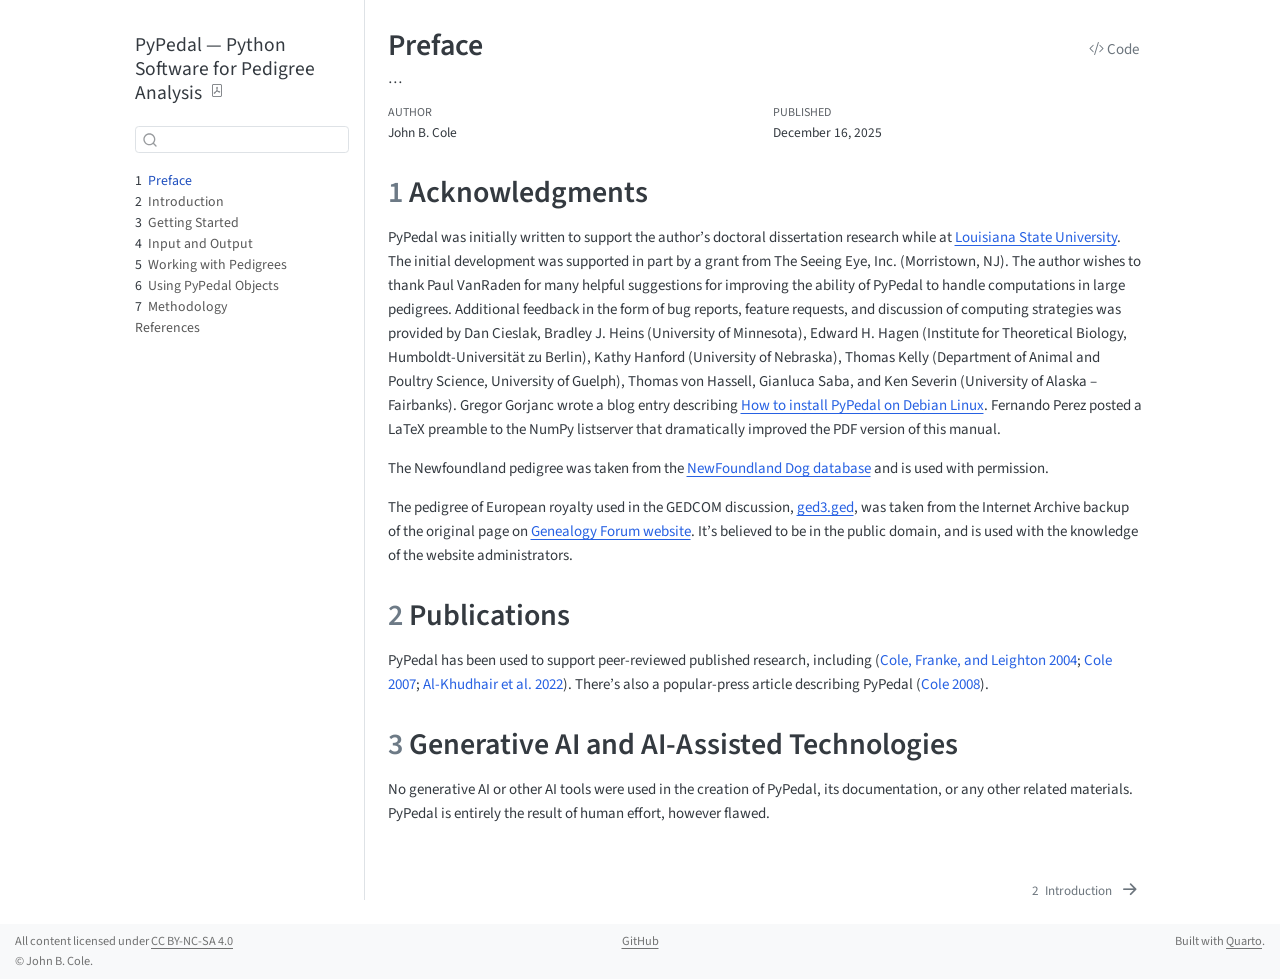
<file: docs/docs/index.html>
<!DOCTYPE html>
<html xmlns="http://www.w3.org/1999/xhtml" lang="en" xml:lang="en"><head>

<meta charset="utf-8">
<meta name="generator" content="quarto-1.8.26">

<meta name="viewport" content="width=device-width, initial-scale=1.0, user-scalable=yes">

<meta name="author" content="John B. Cole">
<meta name="dcterms.date" content="2025-12-16">
<meta name="description" content="…">

<title>Preface</title>
<style>
code{white-space: pre-wrap;}
span.smallcaps{font-variant: small-caps;}
div.columns{display: flex; gap: min(4vw, 1.5em);}
div.column{flex: auto; overflow-x: auto;}
div.hanging-indent{margin-left: 1.5em; text-indent: -1.5em;}
ul.task-list{list-style: none;}
ul.task-list li input[type="checkbox"] {
  width: 0.8em;
  margin: 0 0.8em 0.2em -1em; /* quarto-specific, see https://github.com/quarto-dev/quarto-cli/issues/4556 */ 
  vertical-align: middle;
}
/* CSS for syntax highlighting */
html { -webkit-text-size-adjust: 100%; }
pre > code.sourceCode { white-space: pre; position: relative; }
pre > code.sourceCode > span { display: inline-block; line-height: 1.25; }
pre > code.sourceCode > span:empty { height: 1.2em; }
.sourceCode { overflow: visible; }
code.sourceCode > span { color: inherit; text-decoration: inherit; }
div.sourceCode { margin: 1em 0; }
pre.sourceCode { margin: 0; }
@media screen {
div.sourceCode { overflow: auto; }
}
@media print {
pre > code.sourceCode { white-space: pre-wrap; }
pre > code.sourceCode > span { text-indent: -5em; padding-left: 5em; }
}
pre.numberSource code
  { counter-reset: source-line 0; }
pre.numberSource code > span
  { position: relative; left: -4em; counter-increment: source-line; }
pre.numberSource code > span > a:first-child::before
  { content: counter(source-line);
    position: relative; left: -1em; text-align: right; vertical-align: baseline;
    border: none; display: inline-block;
    -webkit-touch-callout: none; -webkit-user-select: none;
    -khtml-user-select: none; -moz-user-select: none;
    -ms-user-select: none; user-select: none;
    padding: 0 4px; width: 4em;
  }
pre.numberSource { margin-left: 3em;  padding-left: 4px; }
div.sourceCode
  {   }
@media screen {
pre > code.sourceCode > span > a:first-child::before { text-decoration: underline; }
}
/* CSS for citations */
div.csl-bib-body { }
div.csl-entry {
  clear: both;
  margin-bottom: 0em;
}
.hanging-indent div.csl-entry {
  margin-left:2em;
  text-indent:-2em;
}
div.csl-left-margin {
  min-width:2em;
  float:left;
}
div.csl-right-inline {
  margin-left:2em;
  padding-left:1em;
}
div.csl-indent {
  margin-left: 2em;
}</style>


<script src="site_libs/quarto-nav/quarto-nav.js"></script>
<script src="site_libs/quarto-nav/headroom.min.js"></script>
<script src="site_libs/clipboard/clipboard.min.js"></script>
<script src="site_libs/quarto-search/autocomplete.umd.js"></script>
<script src="site_libs/quarto-search/fuse.min.js"></script>
<script src="site_libs/quarto-search/quarto-search.js"></script>
<meta name="quarto:offset" content="./">
<link href="./introduction.html" rel="next">
<script src="site_libs/quarto-html/quarto.js" type="module"></script>
<script src="site_libs/quarto-html/tabsets/tabsets.js" type="module"></script>
<script src="site_libs/quarto-html/axe/axe-check.js" type="module"></script>
<script src="site_libs/quarto-html/popper.min.js"></script>
<script src="site_libs/quarto-html/tippy.umd.min.js"></script>
<script src="site_libs/quarto-html/anchor.min.js"></script>
<link href="site_libs/quarto-html/tippy.css" rel="stylesheet">
<link href="site_libs/quarto-html/quarto-syntax-highlighting-68c8bffd90dad8f2b55c52d7b6410dc0.css" rel="stylesheet" id="quarto-text-highlighting-styles">
<script src="site_libs/bootstrap/bootstrap.min.js"></script>
<link href="site_libs/bootstrap/bootstrap-icons.css" rel="stylesheet">
<link href="site_libs/bootstrap/bootstrap-d0f2a56f10a1a9eb518452f01d2a17ec.min.css" rel="stylesheet" append-hash="true" id="quarto-bootstrap" data-mode="light">
<script id="quarto-search-options" type="application/json">{
  "location": "sidebar",
  "copy-button": false,
  "collapse-after": 3,
  "panel-placement": "start",
  "type": "textbox",
  "limit": 50,
  "keyboard-shortcut": [
    "f",
    "/",
    "s"
  ],
  "show-item-context": false,
  "language": {
    "search-no-results-text": "No results",
    "search-matching-documents-text": "matching documents",
    "search-copy-link-title": "Copy link to search",
    "search-hide-matches-text": "Hide additional matches",
    "search-more-match-text": "more match in this document",
    "search-more-matches-text": "more matches in this document",
    "search-clear-button-title": "Clear",
    "search-text-placeholder": "",
    "search-detached-cancel-button-title": "Cancel",
    "search-submit-button-title": "Submit",
    "search-label": "Search"
  }
}</script>
<style>html{ scroll-behavior: smooth; }</style>


</head>

<body class="nav-sidebar floating fullcontent quarto-light">

<div id="quarto-search-results"></div>
  <header id="quarto-header" class="headroom fixed-top">
  <nav class="quarto-secondary-nav">
    <div class="container-fluid d-flex">
      <button type="button" class="quarto-btn-toggle btn" data-bs-toggle="collapse" role="button" data-bs-target=".quarto-sidebar-collapse-item" aria-controls="quarto-sidebar" aria-expanded="false" aria-label="Toggle sidebar navigation" onclick="if (window.quartoToggleHeadroom) { window.quartoToggleHeadroom(); }">
        <i class="bi bi-layout-text-sidebar-reverse"></i>
      </button>
        <nav class="quarto-page-breadcrumbs" aria-label="breadcrumb"><ol class="breadcrumb"><li class="breadcrumb-item"><a href="./index.html"><span class="chapter-number">1</span>&nbsp; <span class="chapter-title">Preface</span></a></li></ol></nav>
        <a class="flex-grow-1" role="navigation" data-bs-toggle="collapse" data-bs-target=".quarto-sidebar-collapse-item" aria-controls="quarto-sidebar" aria-expanded="false" aria-label="Toggle sidebar navigation" onclick="if (window.quartoToggleHeadroom) { window.quartoToggleHeadroom(); }">      
        </a>
      <button type="button" class="btn quarto-search-button" aria-label="Search" onclick="window.quartoOpenSearch();">
        <i class="bi bi-search"></i>
      </button>
    </div>
  </nav>
</header>
<!-- content -->
<div id="quarto-content" class="quarto-container page-columns page-rows-contents page-layout-article">
<!-- sidebar -->
  <nav id="quarto-sidebar" class="sidebar collapse collapse-horizontal quarto-sidebar-collapse-item sidebar-navigation floating overflow-auto">
    <div class="pt-lg-2 mt-2 text-left sidebar-header">
    <div class="sidebar-title mb-0 py-0">
      <a href="./">PyPedal — Python Software for Pedigree Analysis</a> 
        <div class="sidebar-tools-main">
    <a href="./PyPedal-----Python-Software-for-Pedigree-Analysis.pdf" title="Download PDF" class="quarto-navigation-tool px-1" aria-label="Download PDF"><i class="bi bi-file-pdf"></i></a>
</div>
    </div>
      </div>
        <div class="mt-2 flex-shrink-0 align-items-center">
        <div class="sidebar-search">
        <div id="quarto-search" class="" title="Search"></div>
        </div>
        </div>
    <div class="sidebar-menu-container"> 
    <ul class="list-unstyled mt-1">
        <li class="sidebar-item">
  <div class="sidebar-item-container"> 
  <a href="./index.html" class="sidebar-item-text sidebar-link active">
 <span class="menu-text"><span class="chapter-number">1</span>&nbsp; <span class="chapter-title">Preface</span></span></a>
  </div>
</li>
        <li class="sidebar-item">
  <div class="sidebar-item-container"> 
  <a href="./introduction.html" class="sidebar-item-text sidebar-link">
 <span class="menu-text"><span class="chapter-number">2</span>&nbsp; <span class="chapter-title">Introduction</span></span></a>
  </div>
</li>
        <li class="sidebar-item">
  <div class="sidebar-item-container"> 
  <a href="./getting_started.html" class="sidebar-item-text sidebar-link">
 <span class="menu-text"><span class="chapter-number">3</span>&nbsp; <span class="chapter-title">Getting Started</span></span></a>
  </div>
</li>
        <li class="sidebar-item">
  <div class="sidebar-item-container"> 
  <a href="./input-output.html" class="sidebar-item-text sidebar-link">
 <span class="menu-text"><span class="chapter-number">4</span>&nbsp; <span class="chapter-title">Input and Output</span></span></a>
  </div>
</li>
        <li class="sidebar-item">
  <div class="sidebar-item-container"> 
  <a href="./calculations.html" class="sidebar-item-text sidebar-link">
 <span class="menu-text"><span class="chapter-number">5</span>&nbsp; <span class="chapter-title">Working with Pedigrees</span></span></a>
  </div>
</li>
        <li class="sidebar-item">
  <div class="sidebar-item-container"> 
  <a href="./objects.html" class="sidebar-item-text sidebar-link">
 <span class="menu-text"><span class="chapter-number">6</span>&nbsp; <span class="chapter-title">Using PyPedal Objects</span></span></a>
  </div>
</li>
        <li class="sidebar-item">
  <div class="sidebar-item-container"> 
  <a href="./methodology.html" class="sidebar-item-text sidebar-link">
 <span class="menu-text"><span class="chapter-number">7</span>&nbsp; <span class="chapter-title">Methodology</span></span></a>
  </div>
</li>
        <li class="sidebar-item">
  <div class="sidebar-item-container"> 
  <a href="./references.html" class="sidebar-item-text sidebar-link">
 <span class="menu-text">References</span></a>
  </div>
</li>
    </ul>
    </div>
</nav>
<div id="quarto-sidebar-glass" class="quarto-sidebar-collapse-item" data-bs-toggle="collapse" data-bs-target=".quarto-sidebar-collapse-item"></div>
<!-- margin-sidebar -->
    
<!-- main -->
<main class="content" id="quarto-document-content">

<header id="title-block-header" class="quarto-title-block default">
<div class="quarto-title">
<div class="quarto-title-block"><div><h1 class="title">Preface</h1><button type="button" class="btn code-tools-button" id="quarto-code-tools-source"><i class="bi"></i> Code</button></div></div>
</div>

<div>
  <div class="description">
    …
  </div>
</div>


<div class="quarto-title-meta">

    <div>
    <div class="quarto-title-meta-heading">Author</div>
    <div class="quarto-title-meta-contents">
             <p>John B. Cole </p>
          </div>
  </div>
    
    <div>
    <div class="quarto-title-meta-heading">Published</div>
    <div class="quarto-title-meta-contents">
      <p class="date">December 16, 2025</p>
    </div>
  </div>
  
    
  </div>
  


</header>


<section id="acknowledgments" class="level1" data-number="1">
<h1 data-number="1"><span class="header-section-number">1</span> Acknowledgments</h1>
<p>PyPedal was initially written to support the author’s doctoral dissertation research while at <a href="http://www.lsu.edu/">Louisiana State University</a>. The initial development was supported in part by a grant from The Seeing Eye, Inc. (Morristown, NJ). The author wishes to thank Paul VanRaden for many helpful suggestions for improving the ability of PyPedal to handle computations in large pedigrees. Additional feedback in the form of bug reports, feature requests, and discussion of computing strategies was provided by Dan Cieslak, Bradley J. Heins (University of Minnesota), Edward H. Hagen (Institute for Theoretical Biology, Humboldt-Universität zu Berlin), Kathy Hanford (University of Nebraska), Thomas Kelly (Department of Animal and Poultry Science, University of Guelph), Thomas von Hassell, Gianluca Saba, and Ken Severin (University of Alaska – Fairbanks). Gregor Gorjanc wrote a blog entry describing <a href="http://ggorjan.blogspot.com/2007/04/installing-pypedal-under-debian.html">How to install PyPedal on Debian Linux</a>. Fernando Perez posted a LaTeX preamble to the NumPy listserver that dramatically improved the PDF version of this manual.</p>
<p>The Newfoundland pedigree was taken from the <a href="http://www.newfoundlanddog-database.net/en/">NewFoundland Dog database</a> and is used with permission.</p>
<p>The pedigree of European royalty used in the GEDCOM discussion, <a href="https://web.archive.org/web/20160522052650/http://www.genealogyforum.com/gedcom/gedcom1/ged3.htm">ged3.ged</a>, was taken from the Internet Archive backup of the original page on <a href="http://www.genealogyforum.com/">Genealogy Forum website</a>. It’s believed to be in the public domain, and is used with the knowledge of the website administrators.</p>
</section>
<section id="publications" class="level1" data-number="2">
<h1 data-number="2"><span class="header-section-number">2</span> Publications</h1>
<p>PyPedal has been used to support peer-reviewed published research, including <span class="citation" data-cites="Cole2004a Cole2007a Cole2022a">(<a href="references.html#ref-Cole2004a" role="doc-biblioref">Cole, Franke, and Leighton 2004</a>; <a href="references.html#ref-Cole2007a" role="doc-biblioref">Cole 2007</a>; <a href="references.html#ref-Cole2022a" role="doc-biblioref">Al-Khudhair et al. 2022</a>)</span>. There’s also a popular-press article describing PyPedal <span class="citation" data-cites="Cole2008a">(<a href="references.html#ref-Cole2008a" role="doc-biblioref">Cole 2008</a>)</span>.</p>
</section>
<section id="generative-ai-and-ai-assisted-technologies" class="level1" data-number="3">
<h1 data-number="3"><span class="header-section-number">3</span> Generative AI and AI-Assisted Technologies</h1>
<p>No generative AI or other AI tools were used in the creation of PyPedal, its documentation, or any other related materials. PyPedal is entirely the result of human effort, however flawed.</p>


<!-- -->

<div id="refs" class="references csl-bib-body hanging-indent" data-entry-spacing="0" role="list" style="display: none">
<div id="ref-Cole2022a" class="csl-entry" role="listitem">
Al-Khudhair, A. S., D. J. Null, J. B. Cole, C. W. Wolfe, D. J. Steffen, and P. M. VanRaden. 2022. <span>“Inheritance of a Mutation Causing Neuropathy with Splayed Forelimbs in <span>J</span>ersey Cattle.”</span> <em>Journal of Dairy Science</em> 105: 1338–45. <a href="https://doi.org/10.3168/jds.2021-20600">https://doi.org/10.3168/jds.2021-20600</a>.
</div>
<div id="ref-Cole2007a" class="csl-entry" role="listitem">
Cole, J. B. 2007. <span>“<span>P</span>y<span>P</span>edal: A Computer Program for Pedigree Analysis.”</span> <em>Computers and Electronics in Agriculture</em> 57: 107–13.
</div>
<div id="ref-Cole2008a" class="csl-entry" role="listitem">
———. 2008. <span>“Using Python to Study Pedigrees with Py<span>P</span>edal.”</span> <em>Python Magazine</em> 3: 12–20. <a href="https://www.johnbcole.com/publications/PyMag3_13.pdf">https://www.johnbcole.com/publications/PyMag3_13.pdf</a>.
</div>
<div id="ref-Cole2004a" class="csl-entry" role="listitem">
Cole, J. B., D. E. Franke, and E. A. Leighton. 2004. <span>“Population Structure of a Colony of Dog Guides.”</span> <em>Journal of Animal Science</em> 82: 2906–12.
</div>
</div>
</section>

</main> <!-- /main -->
<script id="quarto-html-after-body" type="application/javascript">
  window.document.addEventListener("DOMContentLoaded", function (event) {
    const icon = "";
    const anchorJS = new window.AnchorJS();
    anchorJS.options = {
      placement: 'right',
      icon: icon
    };
    anchorJS.add('.anchored');
    const isCodeAnnotation = (el) => {
      for (const clz of el.classList) {
        if (clz.startsWith('code-annotation-')) {                     
          return true;
        }
      }
      return false;
    }
    const onCopySuccess = function(e) {
      // button target
      const button = e.trigger;
      // don't keep focus
      button.blur();
      // flash "checked"
      button.classList.add('code-copy-button-checked');
      var currentTitle = button.getAttribute("title");
      button.setAttribute("title", "Copied!");
      let tooltip;
      if (window.bootstrap) {
        button.setAttribute("data-bs-toggle", "tooltip");
        button.setAttribute("data-bs-placement", "left");
        button.setAttribute("data-bs-title", "Copied!");
        tooltip = new bootstrap.Tooltip(button, 
          { trigger: "manual", 
            customClass: "code-copy-button-tooltip",
            offset: [0, -8]});
        tooltip.show();    
      }
      setTimeout(function() {
        if (tooltip) {
          tooltip.hide();
          button.removeAttribute("data-bs-title");
          button.removeAttribute("data-bs-toggle");
          button.removeAttribute("data-bs-placement");
        }
        button.setAttribute("title", currentTitle);
        button.classList.remove('code-copy-button-checked');
      }, 1000);
      // clear code selection
      e.clearSelection();
    }
    const getTextToCopy = function(trigger) {
      const outerScaffold = trigger.parentElement.cloneNode(true);
      const codeEl = outerScaffold.querySelector('code');
      for (const childEl of codeEl.children) {
        if (isCodeAnnotation(childEl)) {
          childEl.remove();
        }
      }
      return codeEl.innerText;
    }
    const clipboard = new window.ClipboardJS('.code-copy-button:not([data-in-quarto-modal])', {
      text: getTextToCopy
    });
    clipboard.on('success', onCopySuccess);
    if (window.document.getElementById('quarto-embedded-source-code-modal')) {
      const clipboardModal = new window.ClipboardJS('.code-copy-button[data-in-quarto-modal]', {
        text: getTextToCopy,
        container: window.document.getElementById('quarto-embedded-source-code-modal')
      });
      clipboardModal.on('success', onCopySuccess);
    }
    const viewSource = window.document.getElementById('quarto-view-source') ||
                       window.document.getElementById('quarto-code-tools-source');
    if (viewSource) {
      const sourceUrl = viewSource.getAttribute("data-quarto-source-url");
      viewSource.addEventListener("click", function(e) {
        if (sourceUrl) {
          // rstudio viewer pane
          if (/\bcapabilities=\b/.test(window.location)) {
            window.open(sourceUrl);
          } else {
            window.location.href = sourceUrl;
          }
        } else {
          const modal = new bootstrap.Modal(document.getElementById('quarto-embedded-source-code-modal'));
          modal.show();
        }
        return false;
      });
    }
    function toggleCodeHandler(show) {
      return function(e) {
        const detailsSrc = window.document.querySelectorAll(".cell > details > .sourceCode");
        for (let i=0; i<detailsSrc.length; i++) {
          const details = detailsSrc[i].parentElement;
          if (show) {
            details.open = true;
          } else {
            details.removeAttribute("open");
          }
        }
        const cellCodeDivs = window.document.querySelectorAll(".cell > .sourceCode");
        const fromCls = show ? "hidden" : "unhidden";
        const toCls = show ? "unhidden" : "hidden";
        for (let i=0; i<cellCodeDivs.length; i++) {
          const codeDiv = cellCodeDivs[i];
          if (codeDiv.classList.contains(fromCls)) {
            codeDiv.classList.remove(fromCls);
            codeDiv.classList.add(toCls);
          } 
        }
        return false;
      }
    }
    const hideAllCode = window.document.getElementById("quarto-hide-all-code");
    if (hideAllCode) {
      hideAllCode.addEventListener("click", toggleCodeHandler(false));
    }
    const showAllCode = window.document.getElementById("quarto-show-all-code");
    if (showAllCode) {
      showAllCode.addEventListener("click", toggleCodeHandler(true));
    }
      var localhostRegex = new RegExp(/^(?:http|https):\/\/localhost\:?[0-9]*\//);
      var mailtoRegex = new RegExp(/^mailto:/);
        var filterRegex = new RegExp('/' + window.location.host + '/');
      var isInternal = (href) => {
          return filterRegex.test(href) || localhostRegex.test(href) || mailtoRegex.test(href);
      }
      // Inspect non-navigation links and adorn them if external
     var links = window.document.querySelectorAll('a[href]:not(.nav-link):not(.navbar-brand):not(.toc-action):not(.sidebar-link):not(.sidebar-item-toggle):not(.pagination-link):not(.no-external):not([aria-hidden]):not(.dropdown-item):not(.quarto-navigation-tool):not(.about-link)');
      for (var i=0; i<links.length; i++) {
        const link = links[i];
        if (!isInternal(link.href)) {
          // undo the damage that might have been done by quarto-nav.js in the case of
          // links that we want to consider external
          if (link.dataset.originalHref !== undefined) {
            link.href = link.dataset.originalHref;
          }
        }
      }
    function tippyHover(el, contentFn, onTriggerFn, onUntriggerFn) {
      const config = {
        allowHTML: true,
        maxWidth: 500,
        delay: 100,
        arrow: false,
        appendTo: function(el) {
            return el.parentElement;
        },
        interactive: true,
        interactiveBorder: 10,
        theme: 'quarto',
        placement: 'bottom-start',
      };
      if (contentFn) {
        config.content = contentFn;
      }
      if (onTriggerFn) {
        config.onTrigger = onTriggerFn;
      }
      if (onUntriggerFn) {
        config.onUntrigger = onUntriggerFn;
      }
      window.tippy(el, config); 
    }
    const noterefs = window.document.querySelectorAll('a[role="doc-noteref"]');
    for (var i=0; i<noterefs.length; i++) {
      const ref = noterefs[i];
      tippyHover(ref, function() {
        // use id or data attribute instead here
        let href = ref.getAttribute('data-footnote-href') || ref.getAttribute('href');
        try { href = new URL(href).hash; } catch {}
        const id = href.replace(/^#\/?/, "");
        const note = window.document.getElementById(id);
        if (note) {
          return note.innerHTML;
        } else {
          return "";
        }
      });
    }
    const xrefs = window.document.querySelectorAll('a.quarto-xref');
    const processXRef = (id, note) => {
      // Strip column container classes
      const stripColumnClz = (el) => {
        el.classList.remove("page-full", "page-columns");
        if (el.children) {
          for (const child of el.children) {
            stripColumnClz(child);
          }
        }
      }
      stripColumnClz(note)
      if (id === null || id.startsWith('sec-')) {
        // Special case sections, only their first couple elements
        const container = document.createElement("div");
        if (note.children && note.children.length > 2) {
          container.appendChild(note.children[0].cloneNode(true));
          for (let i = 1; i < note.children.length; i++) {
            const child = note.children[i];
            if (child.tagName === "P" && child.innerText === "") {
              continue;
            } else {
              container.appendChild(child.cloneNode(true));
              break;
            }
          }
          if (window.Quarto?.typesetMath) {
            window.Quarto.typesetMath(container);
          }
          return container.innerHTML
        } else {
          if (window.Quarto?.typesetMath) {
            window.Quarto.typesetMath(note);
          }
          return note.innerHTML;
        }
      } else {
        // Remove any anchor links if they are present
        const anchorLink = note.querySelector('a.anchorjs-link');
        if (anchorLink) {
          anchorLink.remove();
        }
        if (window.Quarto?.typesetMath) {
          window.Quarto.typesetMath(note);
        }
        if (note.classList.contains("callout")) {
          return note.outerHTML;
        } else {
          return note.innerHTML;
        }
      }
    }
    for (var i=0; i<xrefs.length; i++) {
      const xref = xrefs[i];
      tippyHover(xref, undefined, function(instance) {
        instance.disable();
        let url = xref.getAttribute('href');
        let hash = undefined; 
        if (url.startsWith('#')) {
          hash = url;
        } else {
          try { hash = new URL(url).hash; } catch {}
        }
        if (hash) {
          const id = hash.replace(/^#\/?/, "");
          const note = window.document.getElementById(id);
          if (note !== null) {
            try {
              const html = processXRef(id, note.cloneNode(true));
              instance.setContent(html);
            } finally {
              instance.enable();
              instance.show();
            }
          } else {
            // See if we can fetch this
            fetch(url.split('#')[0])
            .then(res => res.text())
            .then(html => {
              const parser = new DOMParser();
              const htmlDoc = parser.parseFromString(html, "text/html");
              const note = htmlDoc.getElementById(id);
              if (note !== null) {
                const html = processXRef(id, note);
                instance.setContent(html);
              } 
            }).finally(() => {
              instance.enable();
              instance.show();
            });
          }
        } else {
          // See if we can fetch a full url (with no hash to target)
          // This is a special case and we should probably do some content thinning / targeting
          fetch(url)
          .then(res => res.text())
          .then(html => {
            const parser = new DOMParser();
            const htmlDoc = parser.parseFromString(html, "text/html");
            const note = htmlDoc.querySelector('main.content');
            if (note !== null) {
              // This should only happen for chapter cross references
              // (since there is no id in the URL)
              // remove the first header
              if (note.children.length > 0 && note.children[0].tagName === "HEADER") {
                note.children[0].remove();
              }
              const html = processXRef(null, note);
              instance.setContent(html);
            } 
          }).finally(() => {
            instance.enable();
            instance.show();
          });
        }
      }, function(instance) {
      });
    }
        let selectedAnnoteEl;
        const selectorForAnnotation = ( cell, annotation) => {
          let cellAttr = 'data-code-cell="' + cell + '"';
          let lineAttr = 'data-code-annotation="' +  annotation + '"';
          const selector = 'span[' + cellAttr + '][' + lineAttr + ']';
          return selector;
        }
        const selectCodeLines = (annoteEl) => {
          const doc = window.document;
          const targetCell = annoteEl.getAttribute("data-target-cell");
          const targetAnnotation = annoteEl.getAttribute("data-target-annotation");
          const annoteSpan = window.document.querySelector(selectorForAnnotation(targetCell, targetAnnotation));
          const lines = annoteSpan.getAttribute("data-code-lines").split(",");
          const lineIds = lines.map((line) => {
            return targetCell + "-" + line;
          })
          let top = null;
          let height = null;
          let parent = null;
          if (lineIds.length > 0) {
              //compute the position of the single el (top and bottom and make a div)
              const el = window.document.getElementById(lineIds[0]);
              top = el.offsetTop;
              height = el.offsetHeight;
              parent = el.parentElement.parentElement;
            if (lineIds.length > 1) {
              const lastEl = window.document.getElementById(lineIds[lineIds.length - 1]);
              const bottom = lastEl.offsetTop + lastEl.offsetHeight;
              height = bottom - top;
            }
            if (top !== null && height !== null && parent !== null) {
              // cook up a div (if necessary) and position it 
              let div = window.document.getElementById("code-annotation-line-highlight");
              if (div === null) {
                div = window.document.createElement("div");
                div.setAttribute("id", "code-annotation-line-highlight");
                div.style.position = 'absolute';
                parent.appendChild(div);
              }
              div.style.top = top - 2 + "px";
              div.style.height = height + 4 + "px";
              div.style.left = 0;
              let gutterDiv = window.document.getElementById("code-annotation-line-highlight-gutter");
              if (gutterDiv === null) {
                gutterDiv = window.document.createElement("div");
                gutterDiv.setAttribute("id", "code-annotation-line-highlight-gutter");
                gutterDiv.style.position = 'absolute';
                const codeCell = window.document.getElementById(targetCell);
                const gutter = codeCell.querySelector('.code-annotation-gutter');
                gutter.appendChild(gutterDiv);
              }
              gutterDiv.style.top = top - 2 + "px";
              gutterDiv.style.height = height + 4 + "px";
            }
            selectedAnnoteEl = annoteEl;
          }
        };
        const unselectCodeLines = () => {
          const elementsIds = ["code-annotation-line-highlight", "code-annotation-line-highlight-gutter"];
          elementsIds.forEach((elId) => {
            const div = window.document.getElementById(elId);
            if (div) {
              div.remove();
            }
          });
          selectedAnnoteEl = undefined;
        };
          // Handle positioning of the toggle
      window.addEventListener(
        "resize",
        throttle(() => {
          elRect = undefined;
          if (selectedAnnoteEl) {
            selectCodeLines(selectedAnnoteEl);
          }
        }, 10)
      );
      function throttle(fn, ms) {
      let throttle = false;
      let timer;
        return (...args) => {
          if(!throttle) { // first call gets through
              fn.apply(this, args);
              throttle = true;
          } else { // all the others get throttled
              if(timer) clearTimeout(timer); // cancel #2
              timer = setTimeout(() => {
                fn.apply(this, args);
                timer = throttle = false;
              }, ms);
          }
        };
      }
        // Attach click handler to the DT
        const annoteDls = window.document.querySelectorAll('dt[data-target-cell]');
        for (const annoteDlNode of annoteDls) {
          annoteDlNode.addEventListener('click', (event) => {
            const clickedEl = event.target;
            if (clickedEl !== selectedAnnoteEl) {
              unselectCodeLines();
              const activeEl = window.document.querySelector('dt[data-target-cell].code-annotation-active');
              if (activeEl) {
                activeEl.classList.remove('code-annotation-active');
              }
              selectCodeLines(clickedEl);
              clickedEl.classList.add('code-annotation-active');
            } else {
              // Unselect the line
              unselectCodeLines();
              clickedEl.classList.remove('code-annotation-active');
            }
          });
        }
    const findCites = (el) => {
      const parentEl = el.parentElement;
      if (parentEl) {
        const cites = parentEl.dataset.cites;
        if (cites) {
          return {
            el,
            cites: cites.split(' ')
          };
        } else {
          return findCites(el.parentElement)
        }
      } else {
        return undefined;
      }
    };
    var bibliorefs = window.document.querySelectorAll('a[role="doc-biblioref"]');
    for (var i=0; i<bibliorefs.length; i++) {
      const ref = bibliorefs[i];
      const citeInfo = findCites(ref);
      if (citeInfo) {
        tippyHover(citeInfo.el, function() {
          var popup = window.document.createElement('div');
          citeInfo.cites.forEach(function(cite) {
            var citeDiv = window.document.createElement('div');
            citeDiv.classList.add('hanging-indent');
            citeDiv.classList.add('csl-entry');
            var biblioDiv = window.document.getElementById('ref-' + cite);
            if (biblioDiv) {
              citeDiv.innerHTML = biblioDiv.innerHTML;
            }
            popup.appendChild(citeDiv);
          });
          return popup.innerHTML;
        });
      }
    }
  });
  </script>
<nav class="page-navigation">
  <div class="nav-page nav-page-previous">
  </div>
  <div class="nav-page nav-page-next">
      <a href="./introduction.html" class="pagination-link" aria-label="Introduction">
        <span class="nav-page-text"><span class="chapter-number">2</span>&nbsp; <span class="chapter-title">Introduction</span></span> <i class="bi bi-arrow-right-short"></i>
      </a>
  </div>
</nav><div class="modal fade" id="quarto-embedded-source-code-modal" tabindex="-1" aria-labelledby="quarto-embedded-source-code-modal-label" aria-hidden="true"><div class="modal-dialog modal-dialog-scrollable"><div class="modal-content"><div class="modal-header"><h5 class="modal-title" id="quarto-embedded-source-code-modal-label">Source Code</h5><button class="btn-close" data-bs-dismiss="modal"></button></div><div class="modal-body"><div class="">
<div class="code-copy-outer-scaffold"><div class="sourceCode" id="cb1" data-shortcodes="false"><pre class="sourceCode markdown code-with-copy"><code class="sourceCode markdown"><span id="cb1-1"><a href="#cb1-1" aria-hidden="true" tabindex="-1"></a>::: {.content-hidden}</span>
<span id="cb1-2"><a href="#cb1-2" aria-hidden="true" tabindex="-1"></a>###############################################################################</span>
<span id="cb1-3"><a href="#cb1-3" aria-hidden="true" tabindex="-1"></a><span class="fu"># NAME: index.qmd</span></span>
<span id="cb1-4"><a href="#cb1-4" aria-hidden="true" tabindex="-1"></a><span class="fu"># VERSION: 3.0.0 (17DECEMBER2025)</span></span>
<span id="cb1-5"><a href="#cb1-5" aria-hidden="true" tabindex="-1"></a><span class="fu"># AUTHOR: John B. Cole (john.b.cole@gmail.com)</span></span>
<span id="cb1-6"><a href="#cb1-6" aria-hidden="true" tabindex="-1"></a><span class="fu"># LICENSE: LGPL v2.1 (see LICENSE file)</span></span>
<span id="cb1-7"><a href="#cb1-7" aria-hidden="true" tabindex="-1"></a>###############################################################################</span>
<span id="cb1-8"><a href="#cb1-8" aria-hidden="true" tabindex="-1"></a>:::</span>
<span id="cb1-9"><a href="#cb1-9" aria-hidden="true" tabindex="-1"></a></span>
<span id="cb1-10"><a href="#cb1-10" aria-hidden="true" tabindex="-1"></a>---</span>
<span id="cb1-11"><a href="#cb1-11" aria-hidden="true" tabindex="-1"></a>title: "Preface"</span>
<span id="cb1-12"><a href="#cb1-12" aria-hidden="true" tabindex="-1"></a>---</span>
<span id="cb1-13"><a href="#cb1-13" aria-hidden="true" tabindex="-1"></a></span>
<span id="cb1-14"><a href="#cb1-14" aria-hidden="true" tabindex="-1"></a><span class="fu"># Acknowledgments</span></span>
<span id="cb1-15"><a href="#cb1-15" aria-hidden="true" tabindex="-1"></a>PyPedal was initially written to support the author's doctoral dissertation research while at [Louisiana State</span>
<span id="cb1-16"><a href="#cb1-16" aria-hidden="true" tabindex="-1"></a>University](http://www.lsu.edu/). The initial development was supported in part by a grant from The Seeing Eye, Inc.</span>
<span id="cb1-17"><a href="#cb1-17" aria-hidden="true" tabindex="-1"></a>(Morristown, NJ). The author wishes to thank Paul VanRaden for many helpful suggestions for improving the ability of</span>
<span id="cb1-18"><a href="#cb1-18" aria-hidden="true" tabindex="-1"></a>PyPedal to handle computations in large pedigrees. Additional feedback in the form of bug reports, feature requests,</span>
<span id="cb1-19"><a href="#cb1-19" aria-hidden="true" tabindex="-1"></a>and discussion of computing strategies was provided by Dan Cieslak, Bradley J. Heins (University of Minnesota), Edward</span>
<span id="cb1-20"><a href="#cb1-20" aria-hidden="true" tabindex="-1"></a>H. Hagen (Institute for Theoretical Biology, Humboldt-Universität zu Berlin), Kathy Hanford (University of Nebraska),</span>
<span id="cb1-21"><a href="#cb1-21" aria-hidden="true" tabindex="-1"></a>Thomas Kelly (Department of Animal and Poultry Science, University of Guelph), Thomas von Hassell, Gianluca Saba, and</span>
<span id="cb1-22"><a href="#cb1-22" aria-hidden="true" tabindex="-1"></a>Ken Severin (University of Alaska -- Fairbanks). Gregor Gorjanc wrote a blog entry describing [How to install PyPedal</span>
<span id="cb1-23"><a href="#cb1-23" aria-hidden="true" tabindex="-1"></a>on Debian Linux](http://ggorjan.blogspot.com/2007/04/installing-pypedal-under-debian.html). Fernando Perez posted a</span>
<span id="cb1-24"><a href="#cb1-24" aria-hidden="true" tabindex="-1"></a>LaTeX preamble to the NumPy listserver that dramatically improved the PDF version of this manual.</span>
<span id="cb1-25"><a href="#cb1-25" aria-hidden="true" tabindex="-1"></a></span>
<span id="cb1-26"><a href="#cb1-26" aria-hidden="true" tabindex="-1"></a>The Newfoundland pedigree was taken from the <span class="co">[</span><span class="ot">NewFoundland Dog database</span><span class="co">](http://www.newfoundlanddog-database.net/en/)</span></span>
<span id="cb1-27"><a href="#cb1-27" aria-hidden="true" tabindex="-1"></a>and is used with permission.</span>
<span id="cb1-28"><a href="#cb1-28" aria-hidden="true" tabindex="-1"></a></span>
<span id="cb1-29"><a href="#cb1-29" aria-hidden="true" tabindex="-1"></a>The pedigree of European royalty used in the GEDCOM discussion,</span>
<span id="cb1-30"><a href="#cb1-30" aria-hidden="true" tabindex="-1"></a><span class="co">[</span><span class="ot">ged3.ged</span><span class="co">](https://web.archive.org/web/20160522052650/http://www.genealogyforum.com/gedcom/gedcom1/ged3.htm)</span>, was taken</span>
<span id="cb1-31"><a href="#cb1-31" aria-hidden="true" tabindex="-1"></a>from the Internet Archive backup of the original page on <span class="co">[</span><span class="ot">Genealogy Forum website</span><span class="co">](http://www.genealogyforum.com/)</span>. It's believed to be in the public domain, and is used with the knowledge of the website administrators.</span>
<span id="cb1-32"><a href="#cb1-32" aria-hidden="true" tabindex="-1"></a></span>
<span id="cb1-33"><a href="#cb1-33" aria-hidden="true" tabindex="-1"></a><span class="fu"># Publications</span></span>
<span id="cb1-34"><a href="#cb1-34" aria-hidden="true" tabindex="-1"></a></span>
<span id="cb1-35"><a href="#cb1-35" aria-hidden="true" tabindex="-1"></a>PyPedal has been used to support peer-reviewed published research, including <span class="co">[</span><span class="ot">@Cole2004a; @Cole2007a; @Cole2022a</span><span class="co">]</span>. There's</span>
<span id="cb1-36"><a href="#cb1-36" aria-hidden="true" tabindex="-1"></a>also a popular-press article describing PyPedal <span class="co">[</span><span class="ot">@Cole2008a</span><span class="co">]</span>.</span>
<span id="cb1-37"><a href="#cb1-37" aria-hidden="true" tabindex="-1"></a></span>
<span id="cb1-38"><a href="#cb1-38" aria-hidden="true" tabindex="-1"></a><span class="fu"># Generative AI and AI-Assisted Technologies</span></span>
<span id="cb1-39"><a href="#cb1-39" aria-hidden="true" tabindex="-1"></a></span>
<span id="cb1-40"><a href="#cb1-40" aria-hidden="true" tabindex="-1"></a>No generative AI or other AI tools were used in the creation of PyPedal, its documentation, or any other related materials.</span>
<span id="cb1-41"><a href="#cb1-41" aria-hidden="true" tabindex="-1"></a>PyPedal is entirely the result of human effort, however flawed.</span></code></pre></div><button title="Copy to Clipboard" class="code-copy-button" data-in-quarto-modal=""><i class="bi"></i></button></div>
</div></div></div></div></div>
</div> <!-- /content -->
<footer class="footer">
  <div class="nav-footer">
    <div class="nav-footer-left">
<p>All content licensed under <a href="https://creativecommons.org/licenses/by-nc-sa/4.0/">CC BY-NC-SA 4.0</a> <br> © John B. Cole.</p>
</div>   
    <div class="nav-footer-center">
<p><a href="https://github.com/wintermind/pypedal3">GitHub</a></p>
</div>
    <div class="nav-footer-right">
<p>Built with <a href="https://quarto.org/">Quarto</a>.</p>
</div>
  </div>
</footer>




<script src="site_libs/quarto-html/zenscroll-min.js"></script>
</body></html>
</file>
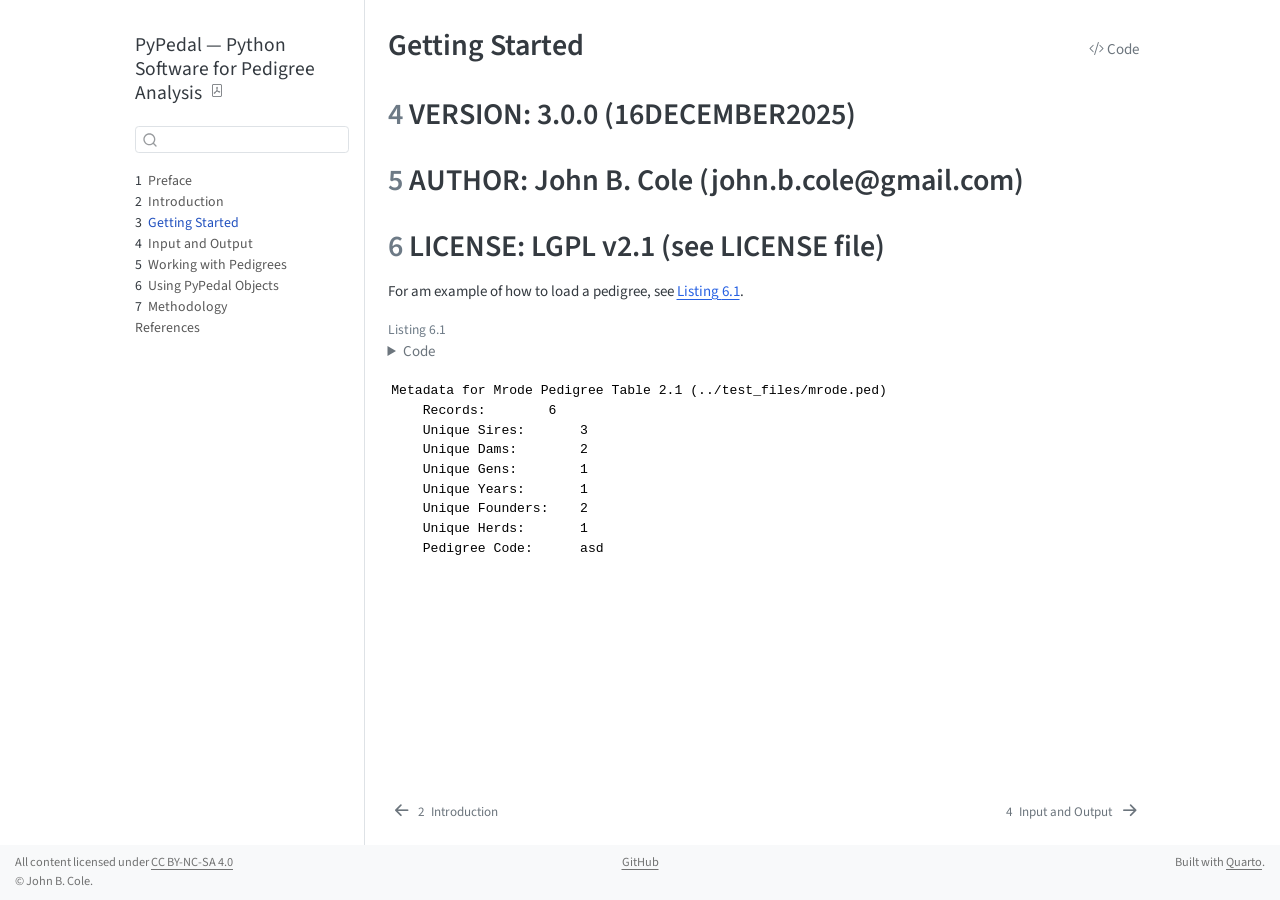
<file: docs/docs/getting_started.html>
<!DOCTYPE html>
<html xmlns="http://www.w3.org/1999/xhtml" lang="en" xml:lang="en"><head>

<meta charset="utf-8">
<meta name="generator" content="quarto-1.8.26">

<meta name="viewport" content="width=device-width, initial-scale=1.0, user-scalable=yes">

<meta name="description" content="…">

<title>Getting Started – PyPedal --- Python Software for Pedigree Analysis</title>
<style>
code{white-space: pre-wrap;}
span.smallcaps{font-variant: small-caps;}
div.columns{display: flex; gap: min(4vw, 1.5em);}
div.column{flex: auto; overflow-x: auto;}
div.hanging-indent{margin-left: 1.5em; text-indent: -1.5em;}
ul.task-list{list-style: none;}
ul.task-list li input[type="checkbox"] {
  width: 0.8em;
  margin: 0 0.8em 0.2em -1em; /* quarto-specific, see https://github.com/quarto-dev/quarto-cli/issues/4556 */ 
  vertical-align: middle;
}
/* CSS for syntax highlighting */
html { -webkit-text-size-adjust: 100%; }
pre > code.sourceCode { white-space: pre; position: relative; }
pre > code.sourceCode > span { display: inline-block; line-height: 1.25; }
pre > code.sourceCode > span:empty { height: 1.2em; }
.sourceCode { overflow: visible; }
code.sourceCode > span { color: inherit; text-decoration: inherit; }
div.sourceCode { margin: 1em 0; }
pre.sourceCode { margin: 0; }
@media screen {
div.sourceCode { overflow: auto; }
}
@media print {
pre > code.sourceCode { white-space: pre-wrap; }
pre > code.sourceCode > span { text-indent: -5em; padding-left: 5em; }
}
pre.numberSource code
  { counter-reset: source-line 0; }
pre.numberSource code > span
  { position: relative; left: -4em; counter-increment: source-line; }
pre.numberSource code > span > a:first-child::before
  { content: counter(source-line);
    position: relative; left: -1em; text-align: right; vertical-align: baseline;
    border: none; display: inline-block;
    -webkit-touch-callout: none; -webkit-user-select: none;
    -khtml-user-select: none; -moz-user-select: none;
    -ms-user-select: none; user-select: none;
    padding: 0 4px; width: 4em;
  }
pre.numberSource { margin-left: 3em;  padding-left: 4px; }
div.sourceCode
  {   }
@media screen {
pre > code.sourceCode > span > a:first-child::before { text-decoration: underline; }
}
</style>


<script src="site_libs/quarto-nav/quarto-nav.js"></script>
<script src="site_libs/quarto-nav/headroom.min.js"></script>
<script src="site_libs/clipboard/clipboard.min.js"></script>
<script src="site_libs/quarto-search/autocomplete.umd.js"></script>
<script src="site_libs/quarto-search/fuse.min.js"></script>
<script src="site_libs/quarto-search/quarto-search.js"></script>
<meta name="quarto:offset" content="./">
<link href="./input-output.html" rel="next">
<link href="./introduction.html" rel="prev">
<script src="site_libs/quarto-html/quarto.js" type="module"></script>
<script src="site_libs/quarto-html/tabsets/tabsets.js" type="module"></script>
<script src="site_libs/quarto-html/axe/axe-check.js" type="module"></script>
<script src="site_libs/quarto-html/popper.min.js"></script>
<script src="site_libs/quarto-html/tippy.umd.min.js"></script>
<script src="site_libs/quarto-html/anchor.min.js"></script>
<link href="site_libs/quarto-html/tippy.css" rel="stylesheet">
<link href="site_libs/quarto-html/quarto-syntax-highlighting-68c8bffd90dad8f2b55c52d7b6410dc0.css" rel="stylesheet" id="quarto-text-highlighting-styles">
<script src="site_libs/bootstrap/bootstrap.min.js"></script>
<link href="site_libs/bootstrap/bootstrap-icons.css" rel="stylesheet">
<link href="site_libs/bootstrap/bootstrap-d0f2a56f10a1a9eb518452f01d2a17ec.min.css" rel="stylesheet" append-hash="true" id="quarto-bootstrap" data-mode="light">
<script id="quarto-search-options" type="application/json">{
  "location": "sidebar",
  "copy-button": false,
  "collapse-after": 3,
  "panel-placement": "start",
  "type": "textbox",
  "limit": 50,
  "keyboard-shortcut": [
    "f",
    "/",
    "s"
  ],
  "show-item-context": false,
  "language": {
    "search-no-results-text": "No results",
    "search-matching-documents-text": "matching documents",
    "search-copy-link-title": "Copy link to search",
    "search-hide-matches-text": "Hide additional matches",
    "search-more-match-text": "more match in this document",
    "search-more-matches-text": "more matches in this document",
    "search-clear-button-title": "Clear",
    "search-text-placeholder": "",
    "search-detached-cancel-button-title": "Cancel",
    "search-submit-button-title": "Submit",
    "search-label": "Search"
  }
}</script>
<style>html{ scroll-behavior: smooth; }</style>


</head>

<body class="nav-sidebar floating fullcontent quarto-light">

<div id="quarto-search-results"></div>
  <header id="quarto-header" class="headroom fixed-top">
  <nav class="quarto-secondary-nav">
    <div class="container-fluid d-flex">
      <button type="button" class="quarto-btn-toggle btn" data-bs-toggle="collapse" role="button" data-bs-target=".quarto-sidebar-collapse-item" aria-controls="quarto-sidebar" aria-expanded="false" aria-label="Toggle sidebar navigation" onclick="if (window.quartoToggleHeadroom) { window.quartoToggleHeadroom(); }">
        <i class="bi bi-layout-text-sidebar-reverse"></i>
      </button>
        <nav class="quarto-page-breadcrumbs" aria-label="breadcrumb"><ol class="breadcrumb"><li class="breadcrumb-item"><a href="./getting_started.html"><span class="chapter-number">3</span>&nbsp; <span class="chapter-title">Getting Started</span></a></li></ol></nav>
        <a class="flex-grow-1" role="navigation" data-bs-toggle="collapse" data-bs-target=".quarto-sidebar-collapse-item" aria-controls="quarto-sidebar" aria-expanded="false" aria-label="Toggle sidebar navigation" onclick="if (window.quartoToggleHeadroom) { window.quartoToggleHeadroom(); }">      
        </a>
      <button type="button" class="btn quarto-search-button" aria-label="Search" onclick="window.quartoOpenSearch();">
        <i class="bi bi-search"></i>
      </button>
    </div>
  </nav>
</header>
<!-- content -->
<div id="quarto-content" class="quarto-container page-columns page-rows-contents page-layout-article">
<!-- sidebar -->
  <nav id="quarto-sidebar" class="sidebar collapse collapse-horizontal quarto-sidebar-collapse-item sidebar-navigation floating overflow-auto">
    <div class="pt-lg-2 mt-2 text-left sidebar-header">
    <div class="sidebar-title mb-0 py-0">
      <a href="./">PyPedal — Python Software for Pedigree Analysis</a> 
        <div class="sidebar-tools-main">
    <a href="./PyPedal-----Python-Software-for-Pedigree-Analysis.pdf" title="Download PDF" class="quarto-navigation-tool px-1" aria-label="Download PDF"><i class="bi bi-file-pdf"></i></a>
</div>
    </div>
      </div>
        <div class="mt-2 flex-shrink-0 align-items-center">
        <div class="sidebar-search">
        <div id="quarto-search" class="" title="Search"></div>
        </div>
        </div>
    <div class="sidebar-menu-container"> 
    <ul class="list-unstyled mt-1">
        <li class="sidebar-item">
  <div class="sidebar-item-container"> 
  <a href="./index.html" class="sidebar-item-text sidebar-link">
 <span class="menu-text"><span class="chapter-number">1</span>&nbsp; <span class="chapter-title">Preface</span></span></a>
  </div>
</li>
        <li class="sidebar-item">
  <div class="sidebar-item-container"> 
  <a href="./introduction.html" class="sidebar-item-text sidebar-link">
 <span class="menu-text"><span class="chapter-number">2</span>&nbsp; <span class="chapter-title">Introduction</span></span></a>
  </div>
</li>
        <li class="sidebar-item">
  <div class="sidebar-item-container"> 
  <a href="./getting_started.html" class="sidebar-item-text sidebar-link active">
 <span class="menu-text"><span class="chapter-number">3</span>&nbsp; <span class="chapter-title">Getting Started</span></span></a>
  </div>
</li>
        <li class="sidebar-item">
  <div class="sidebar-item-container"> 
  <a href="./input-output.html" class="sidebar-item-text sidebar-link">
 <span class="menu-text"><span class="chapter-number">4</span>&nbsp; <span class="chapter-title">Input and Output</span></span></a>
  </div>
</li>
        <li class="sidebar-item">
  <div class="sidebar-item-container"> 
  <a href="./calculations.html" class="sidebar-item-text sidebar-link">
 <span class="menu-text"><span class="chapter-number">5</span>&nbsp; <span class="chapter-title">Working with Pedigrees</span></span></a>
  </div>
</li>
        <li class="sidebar-item">
  <div class="sidebar-item-container"> 
  <a href="./objects.html" class="sidebar-item-text sidebar-link">
 <span class="menu-text"><span class="chapter-number">6</span>&nbsp; <span class="chapter-title">Using PyPedal Objects</span></span></a>
  </div>
</li>
        <li class="sidebar-item">
  <div class="sidebar-item-container"> 
  <a href="./methodology.html" class="sidebar-item-text sidebar-link">
 <span class="menu-text"><span class="chapter-number">7</span>&nbsp; <span class="chapter-title">Methodology</span></span></a>
  </div>
</li>
        <li class="sidebar-item">
  <div class="sidebar-item-container"> 
  <a href="./references.html" class="sidebar-item-text sidebar-link">
 <span class="menu-text">References</span></a>
  </div>
</li>
    </ul>
    </div>
</nav>
<div id="quarto-sidebar-glass" class="quarto-sidebar-collapse-item" data-bs-toggle="collapse" data-bs-target=".quarto-sidebar-collapse-item"></div>
<!-- margin-sidebar -->
    
<!-- main -->
<main class="content" id="quarto-document-content">

<header id="title-block-header" class="quarto-title-block default">
<div class="quarto-title">
<div class="quarto-title-block"><div><h1 class="title">Getting Started</h1><button type="button" class="btn code-tools-button" id="quarto-code-tools-source"><i class="bi"></i> Code</button></div></div>
</div>



<div class="quarto-title-meta">

    
  
    
  </div>
  


</header>


<section id="section" class="level79">
<p class="heading"></p>
</section>
<section id="version-3.0.0-16december2025" class="level1" data-number="4">
<h1 data-number="4"><span class="header-section-number">4</span> VERSION: 3.0.0 (16DECEMBER2025)</h1>
</section>
<section id="author-john-b.-cole-john.b.colegmail.com" class="level1" data-number="5">
<h1 data-number="5"><span class="header-section-number">5</span> AUTHOR: John B. Cole (john.b.cole@gmail.com)</h1>
</section>
<section id="license-lgpl-v2.1-see-license-file" class="level1" data-number="6">
<h1 data-number="6"><span class="header-section-number">6</span> LICENSE: LGPL v2.1 (see LICENSE file)</h1>
<section id="section-1" class="level79">
<p class="heading"></p>
<p>For am example of how to load a pedigree, see <a href="#lst-load-pedigree" class="quarto-xref">Listing&nbsp;<span>6.1</span></a>.</p>
<div id="lst-load-pedigree" class="cell listing quarto-float quarto-figure quarto-figure-left anchored" data-execution_count="1">
<figure class="quarto-float quarto-float-lst figure">
<figcaption class="quarto-float-caption-top quarto-float-caption quarto-float-lst quarto-uncaptioned" id="lst-load-pedigree-caption-0ceaefa1-69ba-4598-a22c-09a6ac19f8ca">
Listing&nbsp;6.1
</figcaption>
<div aria-describedby="lst-load-pedigree-caption-0ceaefa1-69ba-4598-a22c-09a6ac19f8ca">
<details class="code-fold">
<summary>Code</summary>
<div class="code-copy-outer-scaffold"><div class="sourceCode cell-code" id="cb1"><pre class="sourceCode python code-with-copy"><code class="sourceCode python"><span id="cb1-1"><a href="#cb1-1" aria-hidden="true" tabindex="-1"></a><span class="im">from</span> PyPedal <span class="im">import</span> pyp_newclasses</span>
<span id="cb1-2"><a href="#cb1-2" aria-hidden="true" tabindex="-1"></a>options <span class="op">=</span> {</span>
<span id="cb1-3"><a href="#cb1-3" aria-hidden="true" tabindex="-1"></a>    <span class="st">'renumber'</span>: <span class="dv">0</span>,</span>
<span id="cb1-4"><a href="#cb1-4" aria-hidden="true" tabindex="-1"></a>    <span class="st">'pedfile'</span>: <span class="st">'../test_files/mrode.ped'</span>,</span>
<span id="cb1-5"><a href="#cb1-5" aria-hidden="true" tabindex="-1"></a>    <span class="st">'pedformat'</span>: <span class="st">'asd'</span>,</span>
<span id="cb1-6"><a href="#cb1-6" aria-hidden="true" tabindex="-1"></a>    <span class="st">'pedname'</span>: <span class="st">'Mrode Pedigree Table 2.1'</span>,</span>
<span id="cb1-7"><a href="#cb1-7" aria-hidden="true" tabindex="-1"></a>    <span class="st">'pedigree_is_renumbered'</span>: <span class="dv">1</span>,</span>
<span id="cb1-8"><a href="#cb1-8" aria-hidden="true" tabindex="-1"></a>    <span class="st">'messages'</span>: <span class="st">'quiet'</span>,</span>
<span id="cb1-9"><a href="#cb1-9" aria-hidden="true" tabindex="-1"></a>}</span>
<span id="cb1-10"><a href="#cb1-10" aria-hidden="true" tabindex="-1"></a>result <span class="op">=</span> pyp_newclasses.load_pedigree(options)</span>
<span id="cb1-11"><a href="#cb1-11" aria-hidden="true" tabindex="-1"></a>result.metadata.printme()</span></code></pre></div><button title="Copy to Clipboard" class="code-copy-button"><i class="bi"></i></button></div>
</details>
<div class="cell-output cell-output-stdout">
<pre><code>Metadata for Mrode Pedigree Table 2.1 (../test_files/mrode.ped)
    Records:        6
    Unique Sires:       3
    Unique Dams:        2
    Unique Gens:        1
    Unique Years:       1
    Unique Founders:    2
    Unique Herds:       1
    Pedigree Code:      asd</code></pre>
</div>
</div>
</figure>
</div>


<!-- -->

</section>
</section>

</main> <!-- /main -->
<script id="quarto-html-after-body" type="application/javascript">
  window.document.addEventListener("DOMContentLoaded", function (event) {
    const icon = "";
    const anchorJS = new window.AnchorJS();
    anchorJS.options = {
      placement: 'right',
      icon: icon
    };
    anchorJS.add('.anchored');
    const isCodeAnnotation = (el) => {
      for (const clz of el.classList) {
        if (clz.startsWith('code-annotation-')) {                     
          return true;
        }
      }
      return false;
    }
    const onCopySuccess = function(e) {
      // button target
      const button = e.trigger;
      // don't keep focus
      button.blur();
      // flash "checked"
      button.classList.add('code-copy-button-checked');
      var currentTitle = button.getAttribute("title");
      button.setAttribute("title", "Copied!");
      let tooltip;
      if (window.bootstrap) {
        button.setAttribute("data-bs-toggle", "tooltip");
        button.setAttribute("data-bs-placement", "left");
        button.setAttribute("data-bs-title", "Copied!");
        tooltip = new bootstrap.Tooltip(button, 
          { trigger: "manual", 
            customClass: "code-copy-button-tooltip",
            offset: [0, -8]});
        tooltip.show();    
      }
      setTimeout(function() {
        if (tooltip) {
          tooltip.hide();
          button.removeAttribute("data-bs-title");
          button.removeAttribute("data-bs-toggle");
          button.removeAttribute("data-bs-placement");
        }
        button.setAttribute("title", currentTitle);
        button.classList.remove('code-copy-button-checked');
      }, 1000);
      // clear code selection
      e.clearSelection();
    }
    const getTextToCopy = function(trigger) {
      const outerScaffold = trigger.parentElement.cloneNode(true);
      const codeEl = outerScaffold.querySelector('code');
      for (const childEl of codeEl.children) {
        if (isCodeAnnotation(childEl)) {
          childEl.remove();
        }
      }
      return codeEl.innerText;
    }
    const clipboard = new window.ClipboardJS('.code-copy-button:not([data-in-quarto-modal])', {
      text: getTextToCopy
    });
    clipboard.on('success', onCopySuccess);
    if (window.document.getElementById('quarto-embedded-source-code-modal')) {
      const clipboardModal = new window.ClipboardJS('.code-copy-button[data-in-quarto-modal]', {
        text: getTextToCopy,
        container: window.document.getElementById('quarto-embedded-source-code-modal')
      });
      clipboardModal.on('success', onCopySuccess);
    }
    const viewSource = window.document.getElementById('quarto-view-source') ||
                       window.document.getElementById('quarto-code-tools-source');
    if (viewSource) {
      const sourceUrl = viewSource.getAttribute("data-quarto-source-url");
      viewSource.addEventListener("click", function(e) {
        if (sourceUrl) {
          // rstudio viewer pane
          if (/\bcapabilities=\b/.test(window.location)) {
            window.open(sourceUrl);
          } else {
            window.location.href = sourceUrl;
          }
        } else {
          const modal = new bootstrap.Modal(document.getElementById('quarto-embedded-source-code-modal'));
          modal.show();
        }
        return false;
      });
    }
    function toggleCodeHandler(show) {
      return function(e) {
        const detailsSrc = window.document.querySelectorAll(".cell > details > .sourceCode");
        for (let i=0; i<detailsSrc.length; i++) {
          const details = detailsSrc[i].parentElement;
          if (show) {
            details.open = true;
          } else {
            details.removeAttribute("open");
          }
        }
        const cellCodeDivs = window.document.querySelectorAll(".cell > .sourceCode");
        const fromCls = show ? "hidden" : "unhidden";
        const toCls = show ? "unhidden" : "hidden";
        for (let i=0; i<cellCodeDivs.length; i++) {
          const codeDiv = cellCodeDivs[i];
          if (codeDiv.classList.contains(fromCls)) {
            codeDiv.classList.remove(fromCls);
            codeDiv.classList.add(toCls);
          } 
        }
        return false;
      }
    }
    const hideAllCode = window.document.getElementById("quarto-hide-all-code");
    if (hideAllCode) {
      hideAllCode.addEventListener("click", toggleCodeHandler(false));
    }
    const showAllCode = window.document.getElementById("quarto-show-all-code");
    if (showAllCode) {
      showAllCode.addEventListener("click", toggleCodeHandler(true));
    }
      var localhostRegex = new RegExp(/^(?:http|https):\/\/localhost\:?[0-9]*\//);
      var mailtoRegex = new RegExp(/^mailto:/);
        var filterRegex = new RegExp('/' + window.location.host + '/');
      var isInternal = (href) => {
          return filterRegex.test(href) || localhostRegex.test(href) || mailtoRegex.test(href);
      }
      // Inspect non-navigation links and adorn them if external
     var links = window.document.querySelectorAll('a[href]:not(.nav-link):not(.navbar-brand):not(.toc-action):not(.sidebar-link):not(.sidebar-item-toggle):not(.pagination-link):not(.no-external):not([aria-hidden]):not(.dropdown-item):not(.quarto-navigation-tool):not(.about-link)');
      for (var i=0; i<links.length; i++) {
        const link = links[i];
        if (!isInternal(link.href)) {
          // undo the damage that might have been done by quarto-nav.js in the case of
          // links that we want to consider external
          if (link.dataset.originalHref !== undefined) {
            link.href = link.dataset.originalHref;
          }
        }
      }
    function tippyHover(el, contentFn, onTriggerFn, onUntriggerFn) {
      const config = {
        allowHTML: true,
        maxWidth: 500,
        delay: 100,
        arrow: false,
        appendTo: function(el) {
            return el.parentElement;
        },
        interactive: true,
        interactiveBorder: 10,
        theme: 'quarto',
        placement: 'bottom-start',
      };
      if (contentFn) {
        config.content = contentFn;
      }
      if (onTriggerFn) {
        config.onTrigger = onTriggerFn;
      }
      if (onUntriggerFn) {
        config.onUntrigger = onUntriggerFn;
      }
      window.tippy(el, config); 
    }
    const noterefs = window.document.querySelectorAll('a[role="doc-noteref"]');
    for (var i=0; i<noterefs.length; i++) {
      const ref = noterefs[i];
      tippyHover(ref, function() {
        // use id or data attribute instead here
        let href = ref.getAttribute('data-footnote-href') || ref.getAttribute('href');
        try { href = new URL(href).hash; } catch {}
        const id = href.replace(/^#\/?/, "");
        const note = window.document.getElementById(id);
        if (note) {
          return note.innerHTML;
        } else {
          return "";
        }
      });
    }
    const xrefs = window.document.querySelectorAll('a.quarto-xref');
    const processXRef = (id, note) => {
      // Strip column container classes
      const stripColumnClz = (el) => {
        el.classList.remove("page-full", "page-columns");
        if (el.children) {
          for (const child of el.children) {
            stripColumnClz(child);
          }
        }
      }
      stripColumnClz(note)
      if (id === null || id.startsWith('sec-')) {
        // Special case sections, only their first couple elements
        const container = document.createElement("div");
        if (note.children && note.children.length > 2) {
          container.appendChild(note.children[0].cloneNode(true));
          for (let i = 1; i < note.children.length; i++) {
            const child = note.children[i];
            if (child.tagName === "P" && child.innerText === "") {
              continue;
            } else {
              container.appendChild(child.cloneNode(true));
              break;
            }
          }
          if (window.Quarto?.typesetMath) {
            window.Quarto.typesetMath(container);
          }
          return container.innerHTML
        } else {
          if (window.Quarto?.typesetMath) {
            window.Quarto.typesetMath(note);
          }
          return note.innerHTML;
        }
      } else {
        // Remove any anchor links if they are present
        const anchorLink = note.querySelector('a.anchorjs-link');
        if (anchorLink) {
          anchorLink.remove();
        }
        if (window.Quarto?.typesetMath) {
          window.Quarto.typesetMath(note);
        }
        if (note.classList.contains("callout")) {
          return note.outerHTML;
        } else {
          return note.innerHTML;
        }
      }
    }
    for (var i=0; i<xrefs.length; i++) {
      const xref = xrefs[i];
      tippyHover(xref, undefined, function(instance) {
        instance.disable();
        let url = xref.getAttribute('href');
        let hash = undefined; 
        if (url.startsWith('#')) {
          hash = url;
        } else {
          try { hash = new URL(url).hash; } catch {}
        }
        if (hash) {
          const id = hash.replace(/^#\/?/, "");
          const note = window.document.getElementById(id);
          if (note !== null) {
            try {
              const html = processXRef(id, note.cloneNode(true));
              instance.setContent(html);
            } finally {
              instance.enable();
              instance.show();
            }
          } else {
            // See if we can fetch this
            fetch(url.split('#')[0])
            .then(res => res.text())
            .then(html => {
              const parser = new DOMParser();
              const htmlDoc = parser.parseFromString(html, "text/html");
              const note = htmlDoc.getElementById(id);
              if (note !== null) {
                const html = processXRef(id, note);
                instance.setContent(html);
              } 
            }).finally(() => {
              instance.enable();
              instance.show();
            });
          }
        } else {
          // See if we can fetch a full url (with no hash to target)
          // This is a special case and we should probably do some content thinning / targeting
          fetch(url)
          .then(res => res.text())
          .then(html => {
            const parser = new DOMParser();
            const htmlDoc = parser.parseFromString(html, "text/html");
            const note = htmlDoc.querySelector('main.content');
            if (note !== null) {
              // This should only happen for chapter cross references
              // (since there is no id in the URL)
              // remove the first header
              if (note.children.length > 0 && note.children[0].tagName === "HEADER") {
                note.children[0].remove();
              }
              const html = processXRef(null, note);
              instance.setContent(html);
            } 
          }).finally(() => {
            instance.enable();
            instance.show();
          });
        }
      }, function(instance) {
      });
    }
        let selectedAnnoteEl;
        const selectorForAnnotation = ( cell, annotation) => {
          let cellAttr = 'data-code-cell="' + cell + '"';
          let lineAttr = 'data-code-annotation="' +  annotation + '"';
          const selector = 'span[' + cellAttr + '][' + lineAttr + ']';
          return selector;
        }
        const selectCodeLines = (annoteEl) => {
          const doc = window.document;
          const targetCell = annoteEl.getAttribute("data-target-cell");
          const targetAnnotation = annoteEl.getAttribute("data-target-annotation");
          const annoteSpan = window.document.querySelector(selectorForAnnotation(targetCell, targetAnnotation));
          const lines = annoteSpan.getAttribute("data-code-lines").split(",");
          const lineIds = lines.map((line) => {
            return targetCell + "-" + line;
          })
          let top = null;
          let height = null;
          let parent = null;
          if (lineIds.length > 0) {
              //compute the position of the single el (top and bottom and make a div)
              const el = window.document.getElementById(lineIds[0]);
              top = el.offsetTop;
              height = el.offsetHeight;
              parent = el.parentElement.parentElement;
            if (lineIds.length > 1) {
              const lastEl = window.document.getElementById(lineIds[lineIds.length - 1]);
              const bottom = lastEl.offsetTop + lastEl.offsetHeight;
              height = bottom - top;
            }
            if (top !== null && height !== null && parent !== null) {
              // cook up a div (if necessary) and position it 
              let div = window.document.getElementById("code-annotation-line-highlight");
              if (div === null) {
                div = window.document.createElement("div");
                div.setAttribute("id", "code-annotation-line-highlight");
                div.style.position = 'absolute';
                parent.appendChild(div);
              }
              div.style.top = top - 2 + "px";
              div.style.height = height + 4 + "px";
              div.style.left = 0;
              let gutterDiv = window.document.getElementById("code-annotation-line-highlight-gutter");
              if (gutterDiv === null) {
                gutterDiv = window.document.createElement("div");
                gutterDiv.setAttribute("id", "code-annotation-line-highlight-gutter");
                gutterDiv.style.position = 'absolute';
                const codeCell = window.document.getElementById(targetCell);
                const gutter = codeCell.querySelector('.code-annotation-gutter');
                gutter.appendChild(gutterDiv);
              }
              gutterDiv.style.top = top - 2 + "px";
              gutterDiv.style.height = height + 4 + "px";
            }
            selectedAnnoteEl = annoteEl;
          }
        };
        const unselectCodeLines = () => {
          const elementsIds = ["code-annotation-line-highlight", "code-annotation-line-highlight-gutter"];
          elementsIds.forEach((elId) => {
            const div = window.document.getElementById(elId);
            if (div) {
              div.remove();
            }
          });
          selectedAnnoteEl = undefined;
        };
          // Handle positioning of the toggle
      window.addEventListener(
        "resize",
        throttle(() => {
          elRect = undefined;
          if (selectedAnnoteEl) {
            selectCodeLines(selectedAnnoteEl);
          }
        }, 10)
      );
      function throttle(fn, ms) {
      let throttle = false;
      let timer;
        return (...args) => {
          if(!throttle) { // first call gets through
              fn.apply(this, args);
              throttle = true;
          } else { // all the others get throttled
              if(timer) clearTimeout(timer); // cancel #2
              timer = setTimeout(() => {
                fn.apply(this, args);
                timer = throttle = false;
              }, ms);
          }
        };
      }
        // Attach click handler to the DT
        const annoteDls = window.document.querySelectorAll('dt[data-target-cell]');
        for (const annoteDlNode of annoteDls) {
          annoteDlNode.addEventListener('click', (event) => {
            const clickedEl = event.target;
            if (clickedEl !== selectedAnnoteEl) {
              unselectCodeLines();
              const activeEl = window.document.querySelector('dt[data-target-cell].code-annotation-active');
              if (activeEl) {
                activeEl.classList.remove('code-annotation-active');
              }
              selectCodeLines(clickedEl);
              clickedEl.classList.add('code-annotation-active');
            } else {
              // Unselect the line
              unselectCodeLines();
              clickedEl.classList.remove('code-annotation-active');
            }
          });
        }
    const findCites = (el) => {
      const parentEl = el.parentElement;
      if (parentEl) {
        const cites = parentEl.dataset.cites;
        if (cites) {
          return {
            el,
            cites: cites.split(' ')
          };
        } else {
          return findCites(el.parentElement)
        }
      } else {
        return undefined;
      }
    };
    var bibliorefs = window.document.querySelectorAll('a[role="doc-biblioref"]');
    for (var i=0; i<bibliorefs.length; i++) {
      const ref = bibliorefs[i];
      const citeInfo = findCites(ref);
      if (citeInfo) {
        tippyHover(citeInfo.el, function() {
          var popup = window.document.createElement('div');
          citeInfo.cites.forEach(function(cite) {
            var citeDiv = window.document.createElement('div');
            citeDiv.classList.add('hanging-indent');
            citeDiv.classList.add('csl-entry');
            var biblioDiv = window.document.getElementById('ref-' + cite);
            if (biblioDiv) {
              citeDiv.innerHTML = biblioDiv.innerHTML;
            }
            popup.appendChild(citeDiv);
          });
          return popup.innerHTML;
        });
      }
    }
  });
  </script>
<nav class="page-navigation">
  <div class="nav-page nav-page-previous">
      <a href="./introduction.html" class="pagination-link" aria-label="Introduction">
        <i class="bi bi-arrow-left-short"></i> <span class="nav-page-text"><span class="chapter-number">2</span>&nbsp; <span class="chapter-title">Introduction</span></span>
      </a>          
  </div>
  <div class="nav-page nav-page-next">
      <a href="./input-output.html" class="pagination-link" aria-label="Input and Output">
        <span class="nav-page-text"><span class="chapter-number">4</span>&nbsp; <span class="chapter-title">Input and Output</span></span> <i class="bi bi-arrow-right-short"></i>
      </a>
  </div>
</nav><div class="modal fade" id="quarto-embedded-source-code-modal" tabindex="-1" aria-labelledby="quarto-embedded-source-code-modal-label" aria-hidden="true"><div class="modal-dialog modal-dialog-scrollable"><div class="modal-content"><div class="modal-header"><h5 class="modal-title" id="quarto-embedded-source-code-modal-label">Source Code</h5><button class="btn-close" data-bs-dismiss="modal"></button></div><div class="modal-body"><div class="">
<div class="code-copy-outer-scaffold"><div class="sourceCode" id="cb3" data-shortcodes="false"><pre class="sourceCode markdown code-with-copy"><code class="sourceCode markdown"><span id="cb3-1"><a href="#cb3-1" aria-hidden="true" tabindex="-1"></a>###############################################################################</span>
<span id="cb3-2"><a href="#cb3-2" aria-hidden="true" tabindex="-1"></a><span class="fu"># NAME: getting_started.qmd</span></span>
<span id="cb3-3"><a href="#cb3-3" aria-hidden="true" tabindex="-1"></a><span class="fu"># VERSION: 3.0.0 (16DECEMBER2025)</span></span>
<span id="cb3-4"><a href="#cb3-4" aria-hidden="true" tabindex="-1"></a><span class="fu"># AUTHOR: John B. Cole (john.b.cole@gmail.com)</span></span>
<span id="cb3-5"><a href="#cb3-5" aria-hidden="true" tabindex="-1"></a><span class="fu"># LICENSE: LGPL v2.1 (see LICENSE file)</span></span>
<span id="cb3-6"><a href="#cb3-6" aria-hidden="true" tabindex="-1"></a>###############################################################################</span>
<span id="cb3-7"><a href="#cb3-7" aria-hidden="true" tabindex="-1"></a></span>
<span id="cb3-8"><a href="#cb3-8" aria-hidden="true" tabindex="-1"></a>---</span>
<span id="cb3-9"><a href="#cb3-9" aria-hidden="true" tabindex="-1"></a>title: "Getting Started"</span>
<span id="cb3-10"><a href="#cb3-10" aria-hidden="true" tabindex="-1"></a>---</span>
<span id="cb3-11"><a href="#cb3-11" aria-hidden="true" tabindex="-1"></a></span>
<span id="cb3-12"><a href="#cb3-12" aria-hidden="true" tabindex="-1"></a>For am example of how to load a pedigree, see @lst-load-pedigree.</span>
<span id="cb3-13"><a href="#cb3-13" aria-hidden="true" tabindex="-1"></a></span>
<span id="cb3-16"><a href="#cb3-16" aria-hidden="true" tabindex="-1"></a><span class="in">```{python}</span></span>
<span id="cb3-17"><a href="#cb3-17" aria-hidden="true" tabindex="-1"></a><span class="co">#| label: lst-load-pedigree</span></span>
<span id="cb3-18"><a href="#cb3-18" aria-hidden="true" tabindex="-1"></a><span class="co">#| fig-cap: "Loading a pedigree into PyPedal"</span></span>
<span id="cb3-19"><a href="#cb3-19" aria-hidden="true" tabindex="-1"></a></span>
<span id="cb3-20"><a href="#cb3-20" aria-hidden="true" tabindex="-1"></a><span class="im">from</span> PyPedal <span class="im">import</span> pyp_newclasses</span>
<span id="cb3-21"><a href="#cb3-21" aria-hidden="true" tabindex="-1"></a>options <span class="op">=</span> {</span>
<span id="cb3-22"><a href="#cb3-22" aria-hidden="true" tabindex="-1"></a>    <span class="st">'renumber'</span>: <span class="dv">0</span>,</span>
<span id="cb3-23"><a href="#cb3-23" aria-hidden="true" tabindex="-1"></a>    <span class="st">'pedfile'</span>: <span class="st">'../test_files/mrode.ped'</span>,</span>
<span id="cb3-24"><a href="#cb3-24" aria-hidden="true" tabindex="-1"></a>    <span class="st">'pedformat'</span>: <span class="st">'asd'</span>,</span>
<span id="cb3-25"><a href="#cb3-25" aria-hidden="true" tabindex="-1"></a>    <span class="st">'pedname'</span>: <span class="st">'Mrode Pedigree Table 2.1'</span>,</span>
<span id="cb3-26"><a href="#cb3-26" aria-hidden="true" tabindex="-1"></a>    <span class="st">'pedigree_is_renumbered'</span>: <span class="dv">1</span>,</span>
<span id="cb3-27"><a href="#cb3-27" aria-hidden="true" tabindex="-1"></a>    <span class="st">'messages'</span>: <span class="st">'quiet'</span>,</span>
<span id="cb3-28"><a href="#cb3-28" aria-hidden="true" tabindex="-1"></a>}</span>
<span id="cb3-29"><a href="#cb3-29" aria-hidden="true" tabindex="-1"></a>result <span class="op">=</span> pyp_newclasses.load_pedigree(options)</span>
<span id="cb3-30"><a href="#cb3-30" aria-hidden="true" tabindex="-1"></a>result.metadata.printme()</span>
<span id="cb3-31"><a href="#cb3-31" aria-hidden="true" tabindex="-1"></a><span class="in">```</span></span>
</code></pre></div><button title="Copy to Clipboard" class="code-copy-button" data-in-quarto-modal=""><i class="bi"></i></button></div>
</div></div></div></div></div>
</div> <!-- /content -->
<footer class="footer">
  <div class="nav-footer">
    <div class="nav-footer-left">
<p>All content licensed under <a href="https://creativecommons.org/licenses/by-nc-sa/4.0/">CC BY-NC-SA 4.0</a> <br> © John B. Cole.</p>
</div>   
    <div class="nav-footer-center">
<p><a href="https://github.com/wintermind/pypedal3">GitHub</a></p>
</div>
    <div class="nav-footer-right">
<p>Built with <a href="https://quarto.org/">Quarto</a>.</p>
</div>
  </div>
</footer>




<script src="site_libs/quarto-html/zenscroll-min.js"></script>
</body></html>
</file>
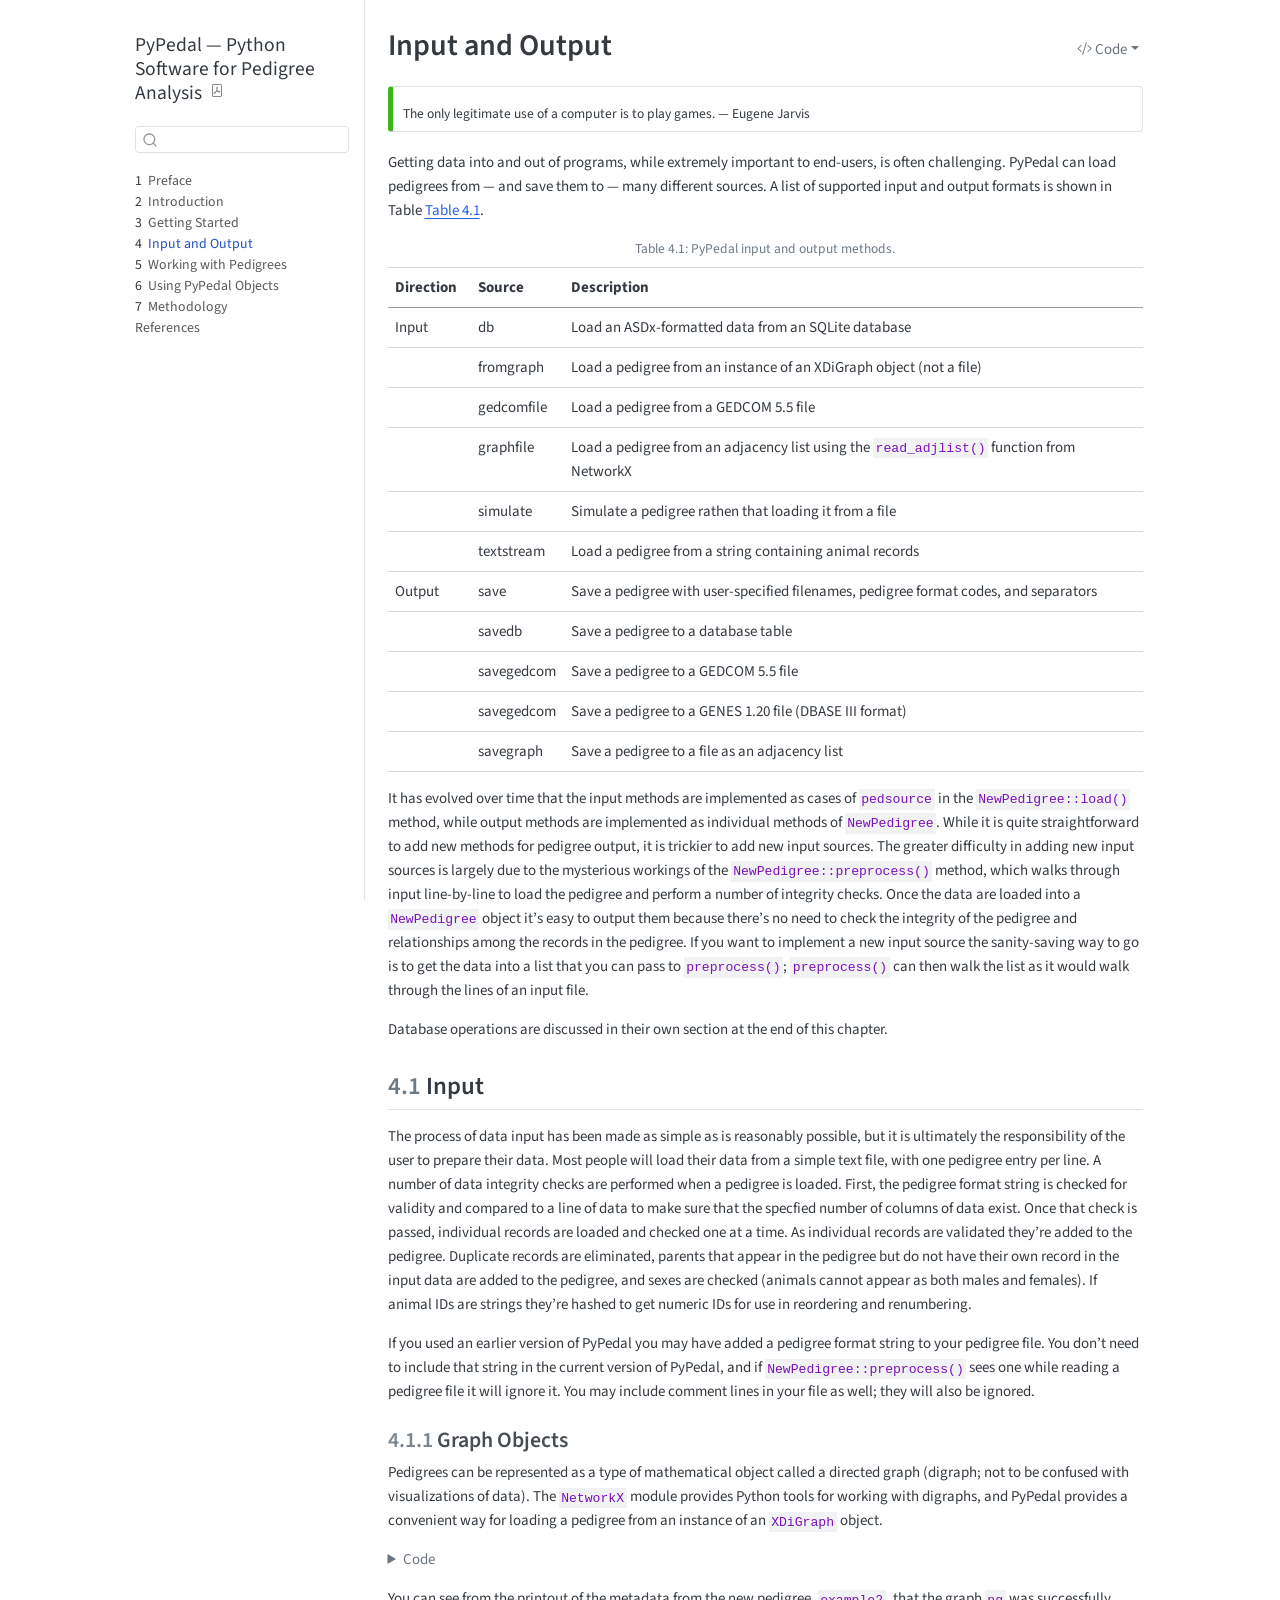
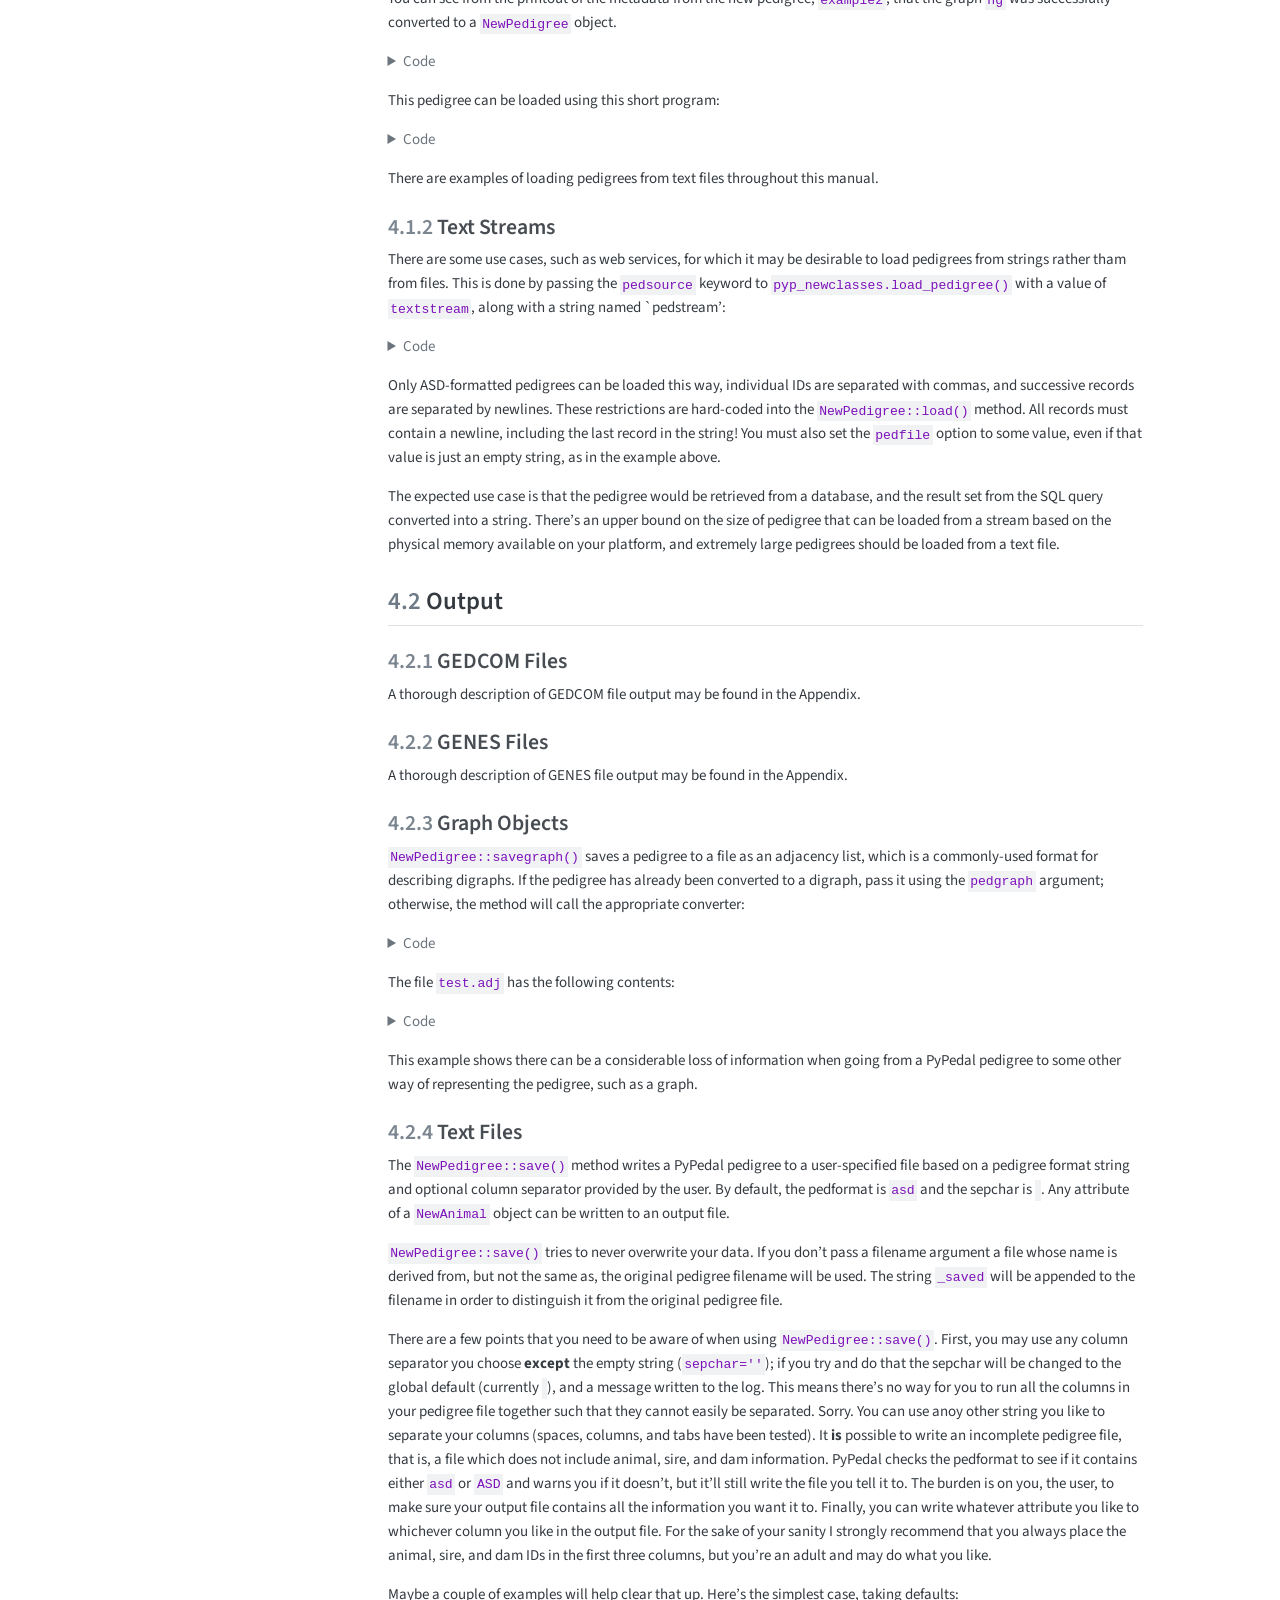
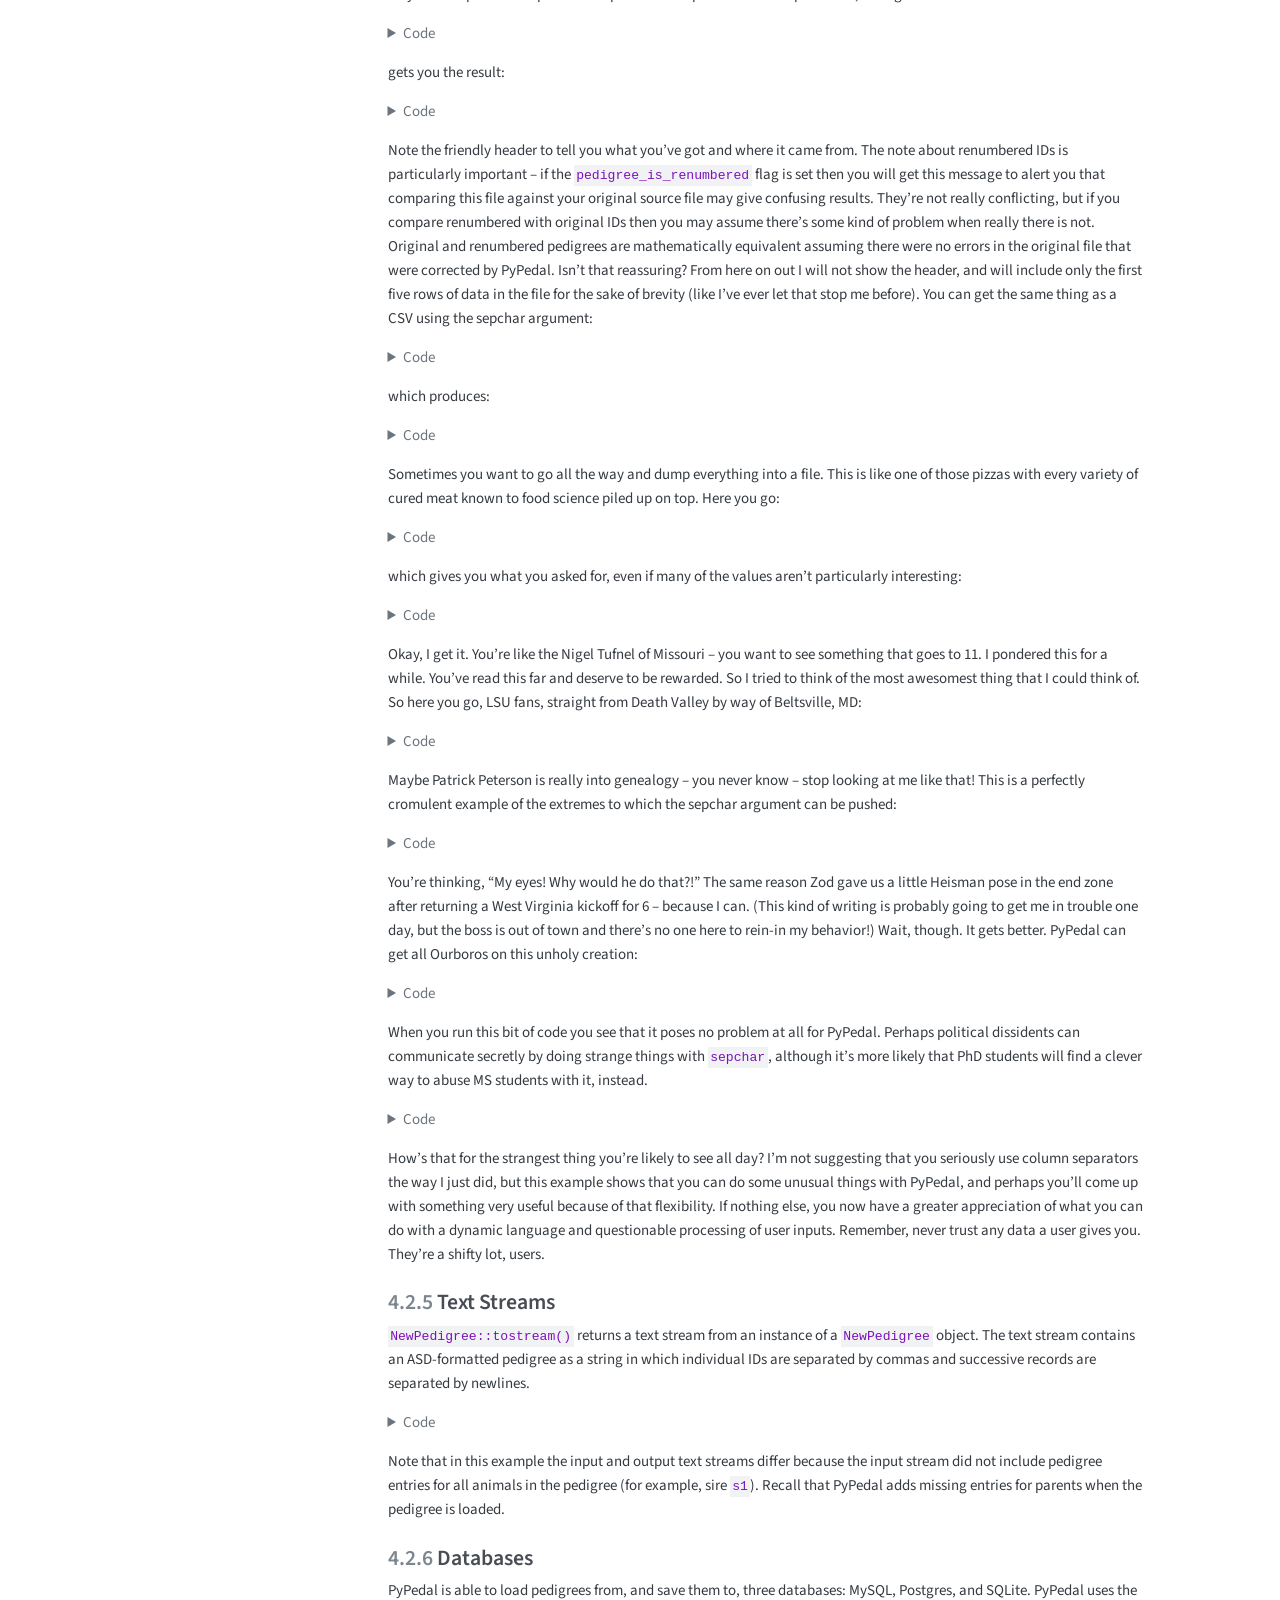
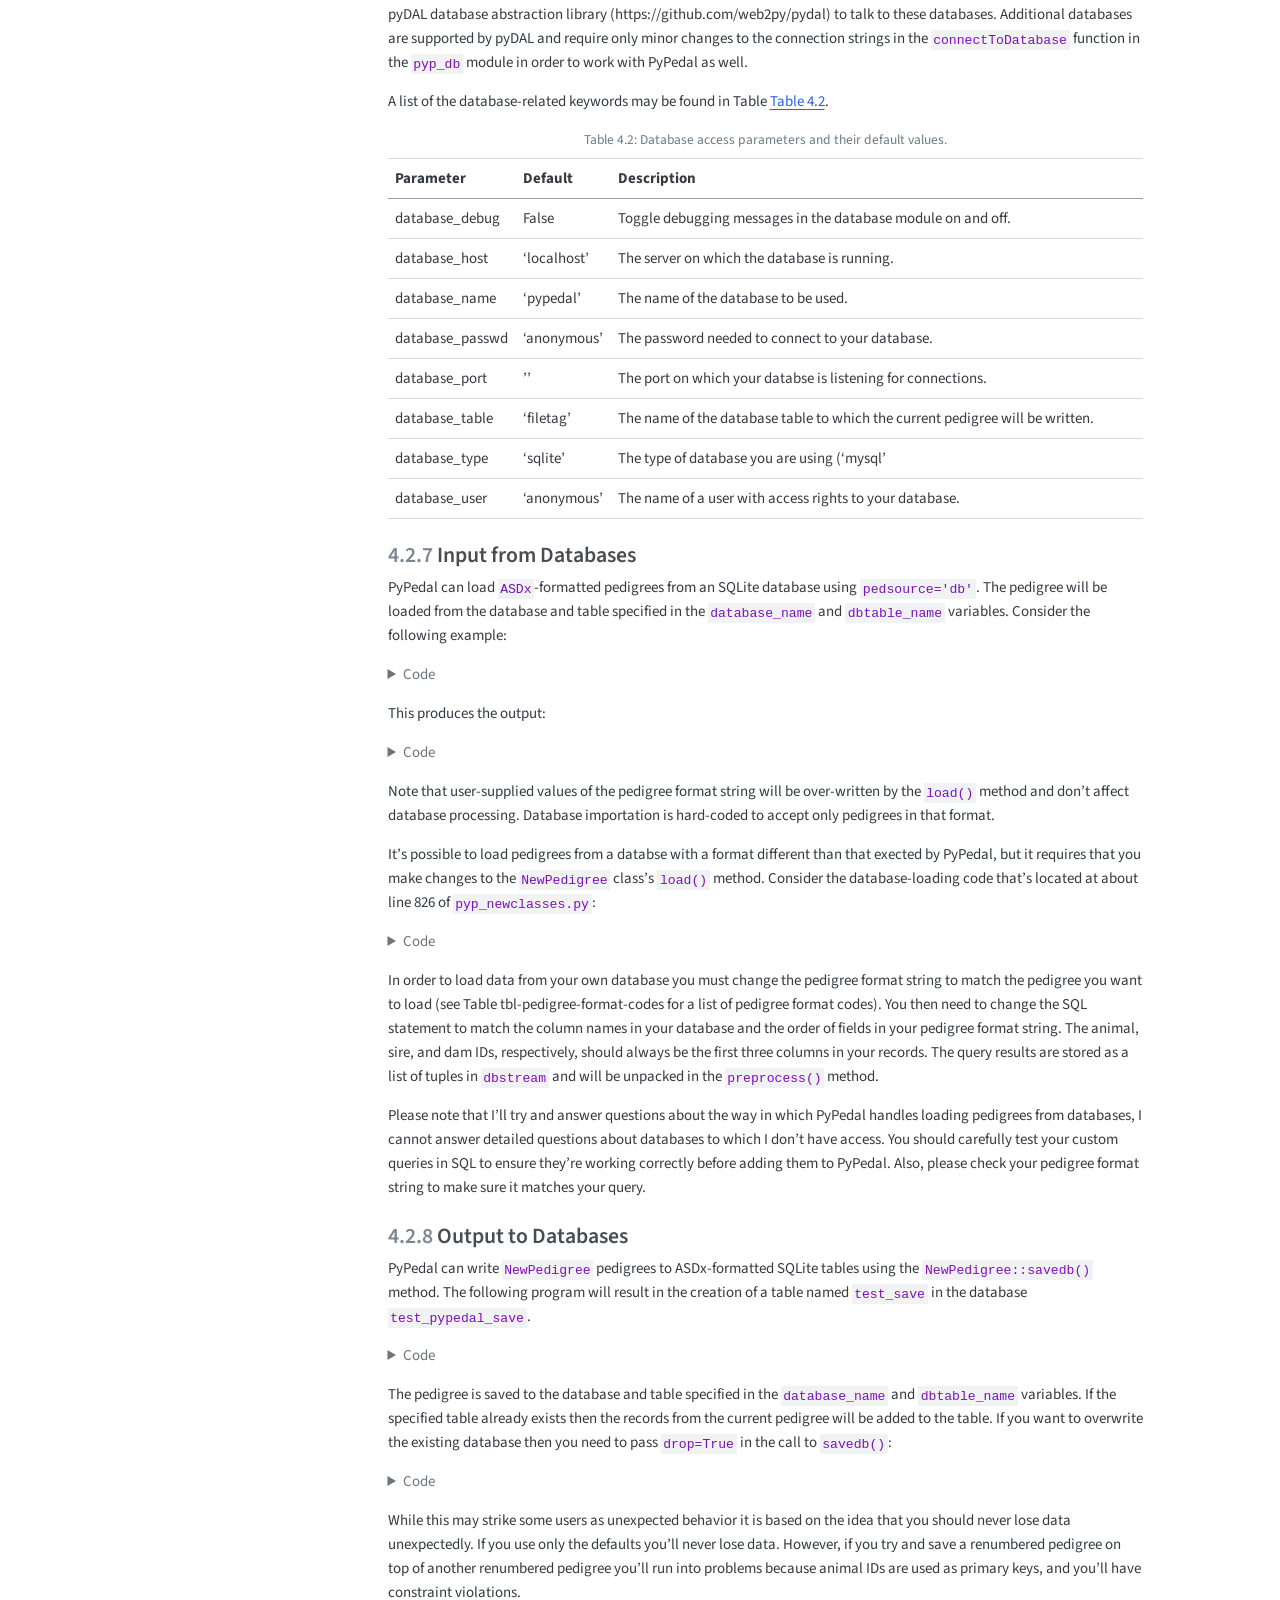
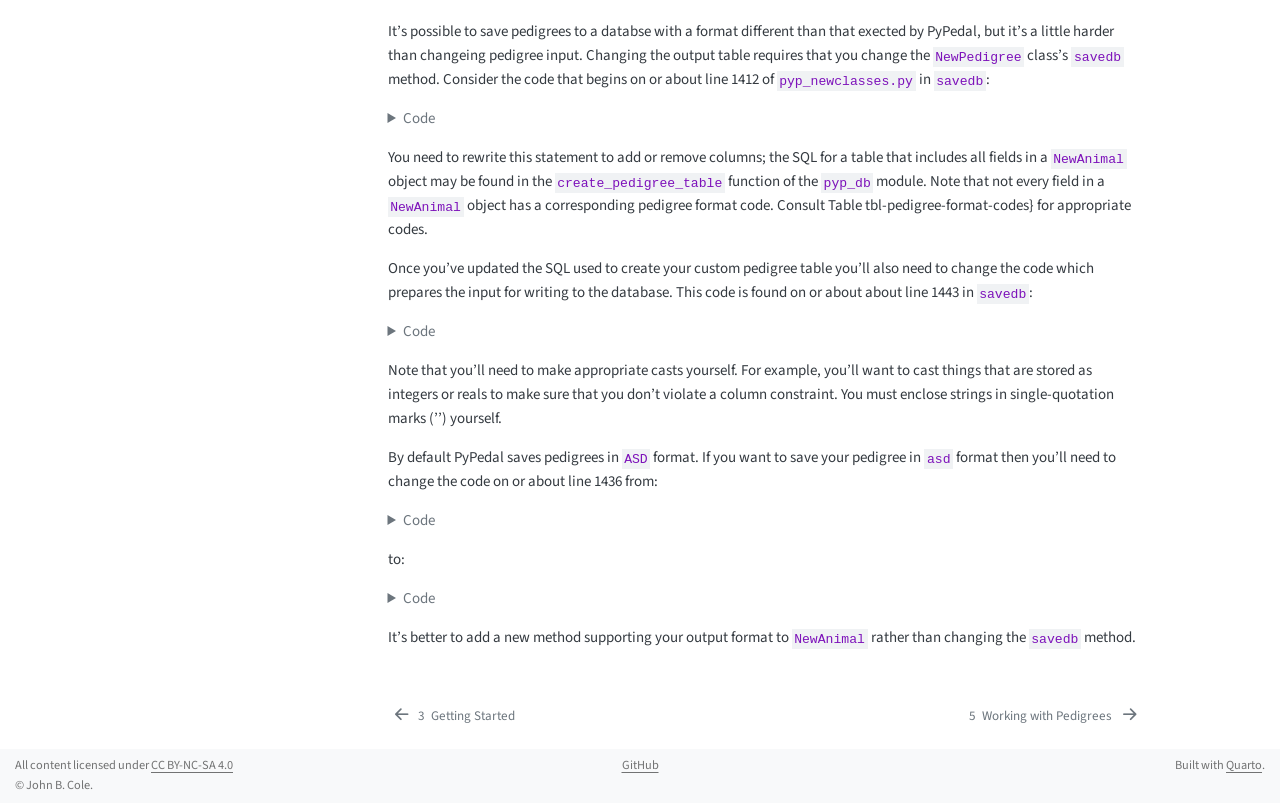
<file: docs/docs/input-output.html>
<!DOCTYPE html>
<html xmlns="http://www.w3.org/1999/xhtml" lang="en" xml:lang="en"><head>

<meta charset="utf-8">
<meta name="generator" content="quarto-1.8.26">

<meta name="viewport" content="width=device-width, initial-scale=1.0, user-scalable=yes">

<meta name="description" content="…">

<title>Input and Output – PyPedal --- Python Software for Pedigree Analysis</title>
<style>
code{white-space: pre-wrap;}
span.smallcaps{font-variant: small-caps;}
div.columns{display: flex; gap: min(4vw, 1.5em);}
div.column{flex: auto; overflow-x: auto;}
div.hanging-indent{margin-left: 1.5em; text-indent: -1.5em;}
ul.task-list{list-style: none;}
ul.task-list li input[type="checkbox"] {
  width: 0.8em;
  margin: 0 0.8em 0.2em -1em; /* quarto-specific, see https://github.com/quarto-dev/quarto-cli/issues/4556 */ 
  vertical-align: middle;
}
/* CSS for syntax highlighting */
html { -webkit-text-size-adjust: 100%; }
pre > code.sourceCode { white-space: pre; position: relative; }
pre > code.sourceCode > span { display: inline-block; line-height: 1.25; }
pre > code.sourceCode > span:empty { height: 1.2em; }
.sourceCode { overflow: visible; }
code.sourceCode > span { color: inherit; text-decoration: inherit; }
div.sourceCode { margin: 1em 0; }
pre.sourceCode { margin: 0; }
@media screen {
div.sourceCode { overflow: auto; }
}
@media print {
pre > code.sourceCode { white-space: pre-wrap; }
pre > code.sourceCode > span { text-indent: -5em; padding-left: 5em; }
}
pre.numberSource code
  { counter-reset: source-line 0; }
pre.numberSource code > span
  { position: relative; left: -4em; counter-increment: source-line; }
pre.numberSource code > span > a:first-child::before
  { content: counter(source-line);
    position: relative; left: -1em; text-align: right; vertical-align: baseline;
    border: none; display: inline-block;
    -webkit-touch-callout: none; -webkit-user-select: none;
    -khtml-user-select: none; -moz-user-select: none;
    -ms-user-select: none; user-select: none;
    padding: 0 4px; width: 4em;
  }
pre.numberSource { margin-left: 3em;  padding-left: 4px; }
div.sourceCode
  {   }
@media screen {
pre > code.sourceCode > span > a:first-child::before { text-decoration: underline; }
}
</style>


<script src="site_libs/quarto-nav/quarto-nav.js"></script>
<script src="site_libs/quarto-nav/headroom.min.js"></script>
<script src="site_libs/clipboard/clipboard.min.js"></script>
<script src="site_libs/quarto-search/autocomplete.umd.js"></script>
<script src="site_libs/quarto-search/fuse.min.js"></script>
<script src="site_libs/quarto-search/quarto-search.js"></script>
<meta name="quarto:offset" content="./">
<link href="./calculations.html" rel="next">
<link href="./getting_started.html" rel="prev">
<script src="site_libs/quarto-html/quarto.js" type="module"></script>
<script src="site_libs/quarto-html/tabsets/tabsets.js" type="module"></script>
<script src="site_libs/quarto-html/axe/axe-check.js" type="module"></script>
<script src="site_libs/quarto-html/popper.min.js"></script>
<script src="site_libs/quarto-html/tippy.umd.min.js"></script>
<script src="site_libs/quarto-html/anchor.min.js"></script>
<link href="site_libs/quarto-html/tippy.css" rel="stylesheet">
<link href="site_libs/quarto-html/quarto-syntax-highlighting-68c8bffd90dad8f2b55c52d7b6410dc0.css" rel="stylesheet" id="quarto-text-highlighting-styles">
<script src="site_libs/bootstrap/bootstrap.min.js"></script>
<link href="site_libs/bootstrap/bootstrap-icons.css" rel="stylesheet">
<link href="site_libs/bootstrap/bootstrap-d0f2a56f10a1a9eb518452f01d2a17ec.min.css" rel="stylesheet" append-hash="true" id="quarto-bootstrap" data-mode="light">
<script id="quarto-search-options" type="application/json">{
  "location": "sidebar",
  "copy-button": false,
  "collapse-after": 3,
  "panel-placement": "start",
  "type": "textbox",
  "limit": 50,
  "keyboard-shortcut": [
    "f",
    "/",
    "s"
  ],
  "show-item-context": false,
  "language": {
    "search-no-results-text": "No results",
    "search-matching-documents-text": "matching documents",
    "search-copy-link-title": "Copy link to search",
    "search-hide-matches-text": "Hide additional matches",
    "search-more-match-text": "more match in this document",
    "search-more-matches-text": "more matches in this document",
    "search-clear-button-title": "Clear",
    "search-text-placeholder": "",
    "search-detached-cancel-button-title": "Cancel",
    "search-submit-button-title": "Submit",
    "search-label": "Search"
  }
}</script>
<style>html{ scroll-behavior: smooth; }</style>


</head>

<body class="nav-sidebar floating fullcontent quarto-light">

<div id="quarto-search-results"></div>
  <header id="quarto-header" class="headroom fixed-top">
  <nav class="quarto-secondary-nav">
    <div class="container-fluid d-flex">
      <button type="button" class="quarto-btn-toggle btn" data-bs-toggle="collapse" role="button" data-bs-target=".quarto-sidebar-collapse-item" aria-controls="quarto-sidebar" aria-expanded="false" aria-label="Toggle sidebar navigation" onclick="if (window.quartoToggleHeadroom) { window.quartoToggleHeadroom(); }">
        <i class="bi bi-layout-text-sidebar-reverse"></i>
      </button>
        <nav class="quarto-page-breadcrumbs" aria-label="breadcrumb"><ol class="breadcrumb"><li class="breadcrumb-item"><a href="./input-output.html"><span class="chapter-number">4</span>&nbsp; <span class="chapter-title">Input and Output</span></a></li></ol></nav>
        <a class="flex-grow-1" role="navigation" data-bs-toggle="collapse" data-bs-target=".quarto-sidebar-collapse-item" aria-controls="quarto-sidebar" aria-expanded="false" aria-label="Toggle sidebar navigation" onclick="if (window.quartoToggleHeadroom) { window.quartoToggleHeadroom(); }">      
        </a>
      <button type="button" class="btn quarto-search-button" aria-label="Search" onclick="window.quartoOpenSearch();">
        <i class="bi bi-search"></i>
      </button>
    </div>
  </nav>
</header>
<!-- content -->
<div id="quarto-content" class="quarto-container page-columns page-rows-contents page-layout-article">
<!-- sidebar -->
  <nav id="quarto-sidebar" class="sidebar collapse collapse-horizontal quarto-sidebar-collapse-item sidebar-navigation floating overflow-auto">
    <div class="pt-lg-2 mt-2 text-left sidebar-header">
    <div class="sidebar-title mb-0 py-0">
      <a href="./">PyPedal — Python Software for Pedigree Analysis</a> 
        <div class="sidebar-tools-main">
    <a href="./PyPedal-----Python-Software-for-Pedigree-Analysis.pdf" title="Download PDF" class="quarto-navigation-tool px-1" aria-label="Download PDF"><i class="bi bi-file-pdf"></i></a>
</div>
    </div>
      </div>
        <div class="mt-2 flex-shrink-0 align-items-center">
        <div class="sidebar-search">
        <div id="quarto-search" class="" title="Search"></div>
        </div>
        </div>
    <div class="sidebar-menu-container"> 
    <ul class="list-unstyled mt-1">
        <li class="sidebar-item">
  <div class="sidebar-item-container"> 
  <a href="./index.html" class="sidebar-item-text sidebar-link">
 <span class="menu-text"><span class="chapter-number">1</span>&nbsp; <span class="chapter-title">Preface</span></span></a>
  </div>
</li>
        <li class="sidebar-item">
  <div class="sidebar-item-container"> 
  <a href="./introduction.html" class="sidebar-item-text sidebar-link">
 <span class="menu-text"><span class="chapter-number">2</span>&nbsp; <span class="chapter-title">Introduction</span></span></a>
  </div>
</li>
        <li class="sidebar-item">
  <div class="sidebar-item-container"> 
  <a href="./getting_started.html" class="sidebar-item-text sidebar-link">
 <span class="menu-text"><span class="chapter-number">3</span>&nbsp; <span class="chapter-title">Getting Started</span></span></a>
  </div>
</li>
        <li class="sidebar-item">
  <div class="sidebar-item-container"> 
  <a href="./input-output.html" class="sidebar-item-text sidebar-link active">
 <span class="menu-text"><span class="chapter-number">4</span>&nbsp; <span class="chapter-title">Input and Output</span></span></a>
  </div>
</li>
        <li class="sidebar-item">
  <div class="sidebar-item-container"> 
  <a href="./calculations.html" class="sidebar-item-text sidebar-link">
 <span class="menu-text"><span class="chapter-number">5</span>&nbsp; <span class="chapter-title">Working with Pedigrees</span></span></a>
  </div>
</li>
        <li class="sidebar-item">
  <div class="sidebar-item-container"> 
  <a href="./objects.html" class="sidebar-item-text sidebar-link">
 <span class="menu-text"><span class="chapter-number">6</span>&nbsp; <span class="chapter-title">Using PyPedal Objects</span></span></a>
  </div>
</li>
        <li class="sidebar-item">
  <div class="sidebar-item-container"> 
  <a href="./methodology.html" class="sidebar-item-text sidebar-link">
 <span class="menu-text"><span class="chapter-number">7</span>&nbsp; <span class="chapter-title">Methodology</span></span></a>
  </div>
</li>
        <li class="sidebar-item">
  <div class="sidebar-item-container"> 
  <a href="./references.html" class="sidebar-item-text sidebar-link">
 <span class="menu-text">References</span></a>
  </div>
</li>
    </ul>
    </div>
</nav>
<div id="quarto-sidebar-glass" class="quarto-sidebar-collapse-item" data-bs-toggle="collapse" data-bs-target=".quarto-sidebar-collapse-item"></div>
<!-- margin-sidebar -->
    
<!-- main -->
<main class="content" id="quarto-document-content">

<header id="title-block-header" class="quarto-title-block default">
<div class="quarto-title">
<div class="quarto-title-block"><div><h1 class="title">Input and Output</h1><button type="button" class="btn code-tools-button dropdown-toggle" id="quarto-code-tools-menu" data-bs-toggle="dropdown" aria-expanded="false"><i class="bi"></i> Code</button><ul class="dropdown-menu dropdown-menu-end" aria-labelelledby="quarto-code-tools-menu"><li><a id="quarto-show-all-code" class="dropdown-item" href="javascript:void(0)" role="button">Show All Code</a></li><li><a id="quarto-hide-all-code" class="dropdown-item" href="javascript:void(0)" role="button">Hide All Code</a></li><li><hr class="dropdown-divider"></li><li><a id="quarto-view-source" class="dropdown-item" href="javascript:void(0)" role="button">View Source</a></li></ul></div></div>
</div>



<div class="quarto-title-meta">

    
  
    
  </div>
  


</header>


<div class="callout callout-style-simple callout-tip no-icon">
<div class="callout-body d-flex">
<div class="callout-icon-container">
<i class="callout-icon no-icon"></i>
</div>
<div class="callout-body-container">
<p>The only legitimate use of a computer is to play games. — Eugene Jarvis</p>
</div>
</div>
</div>
<p>Getting data into and out of programs, while extremely important to end-users, is often challenging. PyPedal can load pedigrees from — and save them to — many different sources. A list of supported input and output formats is shown in Table <a href="#tbl-input-output-methods" class="quarto-xref">Table&nbsp;<span>4.1</span></a>.</p>
<div id="tbl-input-output-methods" class="quarto-float quarto-figure quarto-figure-center anchored">
<figure class="quarto-float quarto-float-tbl figure">
<figcaption class="quarto-float-caption-top quarto-float-caption quarto-float-tbl" id="tbl-input-output-methods-caption-0ceaefa1-69ba-4598-a22c-09a6ac19f8ca">
Table&nbsp;4.1: PyPedal input and output methods.
</figcaption>
<div aria-describedby="tbl-input-output-methods-caption-0ceaefa1-69ba-4598-a22c-09a6ac19f8ca">
<table class="caption-top table">
<colgroup>
<col style="width: 11%">
<col style="width: 10%">
<col style="width: 78%">
</colgroup>
<thead>
<tr class="header">
<th style="text-align: left;">Direction</th>
<th style="text-align: left;">Source</th>
<th style="text-align: left;">Description</th>
</tr>
</thead>
<tbody>
<tr class="odd">
<td style="text-align: left;">Input</td>
<td style="text-align: left;">db</td>
<td style="text-align: left;">Load an ASDx-formatted data from an SQLite database</td>
</tr>
<tr class="even">
<td style="text-align: left;"></td>
<td style="text-align: left;">fromgraph</td>
<td style="text-align: left;">Load a pedigree from an instance of an XDiGraph object (not a file)</td>
</tr>
<tr class="odd">
<td style="text-align: left;"></td>
<td style="text-align: left;">gedcomfile</td>
<td style="text-align: left;">Load a pedigree from a GEDCOM 5.5 file</td>
</tr>
<tr class="even">
<td style="text-align: left;"></td>
<td style="text-align: left;">graphfile</td>
<td style="text-align: left;">Load a pedigree from an adjacency list using the <code>read_adjlist()</code> function from NetworkX</td>
</tr>
<tr class="odd">
<td style="text-align: left;"></td>
<td style="text-align: left;">simulate</td>
<td style="text-align: left;">Simulate a pedigree rathen that loading it from a file</td>
</tr>
<tr class="even">
<td style="text-align: left;"></td>
<td style="text-align: left;">textstream</td>
<td style="text-align: left;">Load a pedigree from a string containing animal records</td>
</tr>
<tr class="odd">
<td style="text-align: left;">Output</td>
<td style="text-align: left;">save</td>
<td style="text-align: left;">Save a pedigree with user-specified filenames, pedigree format codes, and separators</td>
</tr>
<tr class="even">
<td style="text-align: left;"></td>
<td style="text-align: left;">savedb</td>
<td style="text-align: left;">Save a pedigree to a database table</td>
</tr>
<tr class="odd">
<td style="text-align: left;"></td>
<td style="text-align: left;">savegedcom</td>
<td style="text-align: left;">Save a pedigree to a GEDCOM 5.5 file</td>
</tr>
<tr class="even">
<td style="text-align: left;"></td>
<td style="text-align: left;">savegedcom</td>
<td style="text-align: left;">Save a pedigree to a GENES 1.20 file (DBASE III format)</td>
</tr>
<tr class="odd">
<td style="text-align: left;"></td>
<td style="text-align: left;">savegraph</td>
<td style="text-align: left;">Save a pedigree to a file as an adjacency list</td>
</tr>
</tbody>
</table>
</div>
</figure>
</div>
<p>It has evolved over time that the input methods are implemented as cases of <code>pedsource</code> in the <code>NewPedigree::load()</code> method, while output methods are implemented as individual methods of <code>NewPedigree</code>. While it is quite straightforward to add new methods for pedigree output, it is trickier to add new input sources. The greater difficulty in adding new input sources is largely due to the mysterious workings of the <code>NewPedigree::preprocess()</code> method, which walks through input line-by-line to load the pedigree and perform a number of integrity checks. Once the data are loaded into a <code>NewPedigree</code> object it’s easy to output them because there’s no need to check the integrity of the pedigree and relationships among the records in the pedigree. If you want to implement a new input source the sanity-saving way to go is to get the data into a list that you can pass to <code>preprocess()</code>; <code>preprocess()</code> can then walk the list as it would walk through the lines of an input file.</p>
<p>Database operations are discussed in their own section at the end of this chapter.</p>
<section id="input" class="level2" data-number="4.1">
<h2 data-number="4.1" class="anchored" data-anchor-id="input"><span class="header-section-number">4.1</span> Input</h2>
<p>The process of data input has been made as simple as is reasonably possible, but it is ultimately the responsibility of the user to prepare their data. Most people will load their data from a simple text file, with one pedigree entry per line. A number of data integrity checks are performed when a pedigree is loaded. First, the pedigree format string is checked for validity and compared to a line of data to make sure that the specfied number of columns of data exist. Once that check is passed, individual records are loaded and checked one at a time. As individual records are validated they’re added to the pedigree. Duplicate records are eliminated, parents that appear in the pedigree but do not have their own record in the input data are added to the pedigree, and sexes are checked (animals cannot appear as both males and females). If animal IDs are strings they’re hashed to get numeric IDs for use in reordering and renumbering.</p>
<p>If you used an earlier version of PyPedal you may have added a pedigree format string to your pedigree file. You don’t need to include that string in the current version of PyPedal, and if <code>NewPedigree::preprocess()</code> sees one while reading a pedigree file it will ignore it. You may include comment lines in your file as well; they will also be ignored.</p>
<section id="graph-objects" class="level3" data-number="4.1.1">
<h3 data-number="4.1.1" class="anchored" data-anchor-id="graph-objects"><span class="header-section-number">4.1.1</span> Graph Objects</h3>
<p>Pedigrees can be represented as a type of mathematical object called a directed graph (digraph; not to be confused with visualizations of data). The <code>NetworkX</code> module provides Python tools for working with digraphs, and PyPedal provides a convenient way for loading a pedigree from an instance of an <code>XDiGraph</code> object.</p>
<div id="caef0bcf" class="cell" data-execution_count="1">
<details class="code-fold">
<summary>Code</summary>
<div class="code-copy-outer-scaffold"><div class="sourceCode cell-code" id="cb1"><pre class="sourceCode python code-with-copy"><code class="sourceCode python"><span id="cb1-1"><a href="#cb1-1" aria-hidden="true" tabindex="-1"></a>example <span class="op">=</span> pyp_newclasses.loadPedigree(optionsfile<span class="op">=</span><span class="st">'new_networkx.ini'</span>)</span>
<span id="cb1-2"><a href="#cb1-2" aria-hidden="true" tabindex="-1"></a>ng <span class="op">=</span> pyp_network.ped_to_graph(example)</span>
<span id="cb1-3"><a href="#cb1-3" aria-hidden="true" tabindex="-1"></a>options <span class="op">=</span> {}</span>
<span id="cb1-4"><a href="#cb1-4" aria-hidden="true" tabindex="-1"></a>options[<span class="st">'pedfile'</span>] <span class="op">=</span> <span class="st">'dummy'</span></span>
<span id="cb1-5"><a href="#cb1-5" aria-hidden="true" tabindex="-1"></a>options[<span class="st">'pedformat'</span>] <span class="op">=</span> <span class="st">'asd'</span></span>
<span id="cb1-6"><a href="#cb1-6" aria-hidden="true" tabindex="-1"></a>example2 <span class="op">=</span> pyp_newclasses.loadPedigree(options,pedsource<span class="op">=</span><span class="st">'graph'</span>,pedgraph<span class="op">=</span>ng)</span>
<span id="cb1-7"><a href="#cb1-7" aria-hidden="true" tabindex="-1"></a>example2.metadata.printme()</span></code></pre></div><button title="Copy to Clipboard" class="code-copy-button"><i class="bi"></i></button></div>
</details>
</div>
<p>You can see from the printout of the metadata from the new pedigree, <code>example2</code>, that the graph <code>ng</code> was successfully converted to a <code>NewPedigree</code> object.</p>
<div id="3b855b30" class="cell" data-execution_count="2">
<details class="code-fold">
<summary>Code</summary>
<div class="code-copy-outer-scaffold"><div class="sourceCode cell-code" id="cb2"><pre class="sourceCode python code-with-copy"><code class="sourceCode python"><span id="cb2-1"><a href="#cb2-1" aria-hidden="true" tabindex="-1"></a>Metadata <span class="cf">for</span>  Testing fromgraph() (dummy)</span>
<span id="cb2-2"><a href="#cb2-2" aria-hidden="true" tabindex="-1"></a>Records:                <span class="dv">13</span></span>
<span id="cb2-3"><a href="#cb2-3" aria-hidden="true" tabindex="-1"></a>Unique Sires:           <span class="dv">3</span></span>
<span id="cb2-4"><a href="#cb2-4" aria-hidden="true" tabindex="-1"></a>Unique Dams:            <span class="dv">4</span></span>
<span id="cb2-5"><a href="#cb2-5" aria-hidden="true" tabindex="-1"></a>Unique Gens:            <span class="dv">1</span></span>
<span id="cb2-6"><a href="#cb2-6" aria-hidden="true" tabindex="-1"></a>Unique Years:           <span class="dv">1</span></span>
<span id="cb2-7"><a href="#cb2-7" aria-hidden="true" tabindex="-1"></a>Unique Founders:        <span class="dv">5</span></span>
<span id="cb2-8"><a href="#cb2-8" aria-hidden="true" tabindex="-1"></a>Unique Herds:           <span class="dv">1</span></span>
<span id="cb2-9"><a href="#cb2-9" aria-hidden="true" tabindex="-1"></a>Pedigree Code:          asd</span>
<span id="cb2-10"><a href="#cb2-10" aria-hidden="true" tabindex="-1"></a>\end{verbatim}</span>
<span id="cb2-11"><a href="#cb2-11" aria-hidden="true" tabindex="-1"></a><span class="co">'''</span></span>
<span id="cb2-12"><a href="#cb2-12" aria-hidden="true" tabindex="-1"></a></span>
<span id="cb2-13"><a href="#cb2-13" aria-hidden="true" tabindex="-1"></a><span class="al">###</span><span class="co"> GEDCOM Files</span></span>
<span id="cb2-14"><a href="#cb2-14" aria-hidden="true" tabindex="-1"></a></span>
<span id="cb2-15"><a href="#cb2-15" aria-hidden="true" tabindex="-1"></a><span class="co">A thorough description of support for GEDCOM files may be found in the Appendix.</span></span>
<span id="cb2-16"><a href="#cb2-16" aria-hidden="true" tabindex="-1"></a></span>
<span id="cb2-17"><a href="#cb2-17" aria-hidden="true" tabindex="-1"></a><span class="al">###</span><span class="co"> GENES Files</span></span>
<span id="cb2-18"><a href="#cb2-18" aria-hidden="true" tabindex="-1"></a></span>
<span id="cb2-19"><a href="#cb2-19" aria-hidden="true" tabindex="-1"></a><span class="co">A thorough description of support for GENES files may be found in the Appendix.</span></span>
<span id="cb2-20"><a href="#cb2-20" aria-hidden="true" tabindex="-1"></a></span>
<span id="cb2-21"><a href="#cb2-21" aria-hidden="true" tabindex="-1"></a><span class="al">###</span><span class="co"> Text Files</span></span>
<span id="cb2-22"><a href="#cb2-22" aria-hidden="true" tabindex="-1"></a></span>
<span id="cb2-23"><a href="#cb2-23" aria-hidden="true" tabindex="-1"></a><span class="co">Most users will load their pedigrees from simple text files. As an example, consider a large dog pedigree, an excerpt of</span></span>
<span id="cb2-24"><a href="#cb2-24" aria-hidden="true" tabindex="-1"></a><span class="co">which is presented below.</span></span>
<span id="cb2-25"><a href="#cb2-25" aria-hidden="true" tabindex="-1"></a></span>
<span id="cb2-26"><a href="#cb2-26" aria-hidden="true" tabindex="-1"></a><span class="co">```{python}</span></span>
<span id="cb2-27"><a href="#cb2-27" aria-hidden="true" tabindex="-1"></a><span class="co">#| eval: false      # Don't evaluate this chunk</span></span>
<span id="cb2-28"><a href="#cb2-28" aria-hidden="true" tabindex="-1"></a><span class="co">#| echo: true       # Do show this chunk in the final rendered document</span></span>
<span id="cb2-29"><a href="#cb2-29" aria-hidden="true" tabindex="-1"></a><span class="co"># dogID,fatherID,motherID,gender,born</span></span>
<span id="cb2-30"><a href="#cb2-30" aria-hidden="true" tabindex="-1"></a><span class="co">64 66 67 2 1979</span></span>
<span id="cb2-31"><a href="#cb2-31" aria-hidden="true" tabindex="-1"></a><span class="co">63 64 65 1 1982</span></span>
<span id="cb2-32"><a href="#cb2-32" aria-hidden="true" tabindex="-1"></a><span class="co">62 191 195 2 1982</span></span>
<span id="cb2-33"><a href="#cb2-33" aria-hidden="true" tabindex="-1"></a><span class="co">61 64 65 2 1982</span></span>
<span id="cb2-34"><a href="#cb2-34" aria-hidden="true" tabindex="-1"></a><span class="co">...</span></span></code></pre></div><button title="Copy to Clipboard" class="code-copy-button"><i class="bi"></i></button></div>
</details>
</div>
<p>This pedigree can be loaded using this short program:</p>
<div id="57b761a6" class="cell" data-execution_count="3">
<details class="code-fold">
<summary>Code</summary>
<div class="code-copy-outer-scaffold"><div class="sourceCode cell-code" id="cb3"><pre class="sourceCode python code-with-copy"><code class="sourceCode python"><span id="cb3-1"><a href="#cb3-1" aria-hidden="true" tabindex="-1"></a>\begin{verbatim}</span>
<span id="cb3-2"><a href="#cb3-2" aria-hidden="true" tabindex="-1"></a>options <span class="op">=</span> {</span>
<span id="cb3-3"><a href="#cb3-3" aria-hidden="true" tabindex="-1"></a>    <span class="st">'pedfile'</span>: <span class="st">'dog.ped'</span>,</span>
<span id="cb3-4"><a href="#cb3-4" aria-hidden="true" tabindex="-1"></a>    <span class="st">'pedname'</span>: <span class="st">'A Large Dog Pedigree'</span>,</span>
<span id="cb3-5"><a href="#cb3-5" aria-hidden="true" tabindex="-1"></a>    <span class="st">'pedformat'</span>: <span class="st">'asdgb'</span>,</span>
<span id="cb3-6"><a href="#cb3-6" aria-hidden="true" tabindex="-1"></a>}</span>
<span id="cb3-7"><a href="#cb3-7" aria-hidden="true" tabindex="-1"></a><span class="cf">if</span> <span class="va">__name__</span> <span class="op">==</span> <span class="st">'__main__'</span>:</span>
<span id="cb3-8"><a href="#cb3-8" aria-hidden="true" tabindex="-1"></a>    test <span class="op">=</span> pyp_newclasses.loadPedigree(options)</span></code></pre></div><button title="Copy to Clipboard" class="code-copy-button"><i class="bi"></i></button></div>
</details>
</div>
<p>There are examples of loading pedigrees from text files throughout this manual.</p>
</section>
<section id="text-streams" class="level3" data-number="4.1.2">
<h3 data-number="4.1.2" class="anchored" data-anchor-id="text-streams"><span class="header-section-number">4.1.2</span> Text Streams</h3>
<p>There are some use cases, such as web services, for which it may be desirable to load pedigrees from strings rather tham from files. This is done by passing the <code>pedsource</code> keyword to <code>pyp_newclasses.load_pedigree()</code> with a value of <code>textstream</code>, along with a string named `pedstream’:</p>
<div id="fc2e8690" class="cell" data-execution_count="4">
<details class="code-fold">
<summary>Code</summary>
<div class="code-copy-outer-scaffold"><div class="sourceCode cell-code" id="cb4"><pre class="sourceCode python code-with-copy"><code class="sourceCode python"><span id="cb4-1"><a href="#cb4-1" aria-hidden="true" tabindex="-1"></a>options <span class="op">=</span> {}</span>
<span id="cb4-2"><a href="#cb4-2" aria-hidden="true" tabindex="-1"></a>options[<span class="st">'pedfile'</span>] <span class="op">=</span> <span class="st">''</span></span>
<span id="cb4-3"><a href="#cb4-3" aria-hidden="true" tabindex="-1"></a>options[<span class="st">'messages'</span>] <span class="op">=</span> <span class="st">'verbose'</span></span>
<span id="cb4-4"><a href="#cb4-4" aria-hidden="true" tabindex="-1"></a>options[<span class="st">'pedformat'</span>] <span class="op">=</span> <span class="st">'ASD'</span></span>
<span id="cb4-5"><a href="#cb4-5" aria-hidden="true" tabindex="-1"></a></span>
<span id="cb4-6"><a href="#cb4-6" aria-hidden="true" tabindex="-1"></a><span class="cf">if</span> <span class="va">__name__</span> <span class="op">==</span> <span class="st">"__main__"</span>:</span>
<span id="cb4-7"><a href="#cb4-7" aria-hidden="true" tabindex="-1"></a>    pedstream <span class="op">=</span> <span class="st">'a1,s1,d1</span><span class="ch">\n</span><span class="st">a2,s2,d2</span><span class="ch">\n</span><span class="st">a3,a1,a2</span><span class="ch">\n</span><span class="st">'</span></span>
<span id="cb4-8"><a href="#cb4-8" aria-hidden="true" tabindex="-1"></a>    test <span class="op">=</span> pyp_newclasses.loadPedigree(options, pedsource<span class="op">=</span><span class="st">'textstream'</span>, pedstream<span class="op">=</span>pedstream)</span></code></pre></div><button title="Copy to Clipboard" class="code-copy-button"><i class="bi"></i></button></div>
</details>
</div>
<p>Only ASD-formatted pedigrees can be loaded this way, individual IDs are separated with commas, and successive records are separated by newlines. These restrictions are hard-coded into the <code>NewPedigree::load()</code> method. All records must contain a newline, including the last record in the string! You must also set the <code>pedfile</code> option to some value, even if that value is just an empty string, as in the example above.</p>
<p>The expected use case is that the pedigree would be retrieved from a database, and the result set from the SQL query converted into a string. There’s an upper bound on the size of pedigree that can be loaded from a stream based on the physical memory available on your platform, and extremely large pedigrees should be loaded from a text file.</p>
</section>
</section>
<section id="output" class="level2" data-number="4.2">
<h2 data-number="4.2" class="anchored" data-anchor-id="output"><span class="header-section-number">4.2</span> Output</h2>
<section id="gedcom-files" class="level3" data-number="4.2.1">
<h3 data-number="4.2.1" class="anchored" data-anchor-id="gedcom-files"><span class="header-section-number">4.2.1</span> GEDCOM Files</h3>
<p>A thorough description of GEDCOM file output may be found in the Appendix.</p>
</section>
<section id="genes-files" class="level3" data-number="4.2.2">
<h3 data-number="4.2.2" class="anchored" data-anchor-id="genes-files"><span class="header-section-number">4.2.2</span> GENES Files</h3>
<p>A thorough description of GENES file output may be found in the Appendix.</p>
</section>
<section id="graph-objects-1" class="level3" data-number="4.2.3">
<h3 data-number="4.2.3" class="anchored" data-anchor-id="graph-objects-1"><span class="header-section-number">4.2.3</span> Graph Objects</h3>
<p><code>NewPedigree::savegraph()</code> saves a pedigree to a file as an adjacency list, which is a commonly-used format for describing digraphs. If the pedigree has already been converted to a digraph, pass it using the <code>pedgraph</code> argument; otherwise, the method will call the appropriate converter:</p>
<div id="a4a8e6d2" class="cell" data-execution_count="5">
<details class="code-fold">
<summary>Code</summary>
<div class="code-copy-outer-scaffold"><div class="sourceCode cell-code" id="cb5"><pre class="sourceCode python code-with-copy"><code class="sourceCode python"><span id="cb5-1"><a href="#cb5-1" aria-hidden="true" tabindex="-1"></a>test.savegraph(pedoutfile<span class="op">=</span><span class="st">'test.adj'</span>)</span></code></pre></div><button title="Copy to Clipboard" class="code-copy-button"><i class="bi"></i></button></div>
</details>
</div>
<p>The file <code>test.adj</code> has the following contents:</p>
<div id="a81c34c4" class="cell" data-execution_count="6">
<details class="code-fold">
<summary>Code</summary>
<div class="code-copy-outer-scaffold"><div class="sourceCode cell-code" id="cb6"><pre class="sourceCode python code-with-copy"><code class="sourceCode python"><span id="cb6-1"><a href="#cb6-1" aria-hidden="true" tabindex="-1"></a><span class="co"># sqlite.py</span></span>
<span id="cb6-2"><a href="#cb6-2" aria-hidden="true" tabindex="-1"></a><span class="co"># GMT Tue Mar  4 20:38:52 2008</span></span>
<span id="cb6-3"><a href="#cb6-3" aria-hidden="true" tabindex="-1"></a><span class="co"># Text Stream</span></span>
<span id="cb6-4"><a href="#cb6-4" aria-hidden="true" tabindex="-1"></a><span class="dv">1</span> <span class="dv">5</span></span>
<span id="cb6-5"><a href="#cb6-5" aria-hidden="true" tabindex="-1"></a><span class="dv">2</span> <span class="dv">6</span></span>
<span id="cb6-6"><a href="#cb6-6" aria-hidden="true" tabindex="-1"></a><span class="dv">3</span> <span class="dv">5</span></span>
<span id="cb6-7"><a href="#cb6-7" aria-hidden="true" tabindex="-1"></a><span class="dv">4</span> <span class="dv">6</span></span>
<span id="cb6-8"><a href="#cb6-8" aria-hidden="true" tabindex="-1"></a><span class="dv">5</span> <span class="dv">7</span></span>
<span id="cb6-9"><a href="#cb6-9" aria-hidden="true" tabindex="-1"></a><span class="dv">6</span> <span class="dv">7</span></span>
<span id="cb6-10"><a href="#cb6-10" aria-hidden="true" tabindex="-1"></a><span class="dv">7</span></span></code></pre></div><button title="Copy to Clipboard" class="code-copy-button"><i class="bi"></i></button></div>
</details>
</div>
<p>This example shows there can be a considerable loss of information when going from a PyPedal pedigree to some other way of representing the pedigree, such as a graph.</p>
</section>
<section id="text-files" class="level3" data-number="4.2.4">
<h3 data-number="4.2.4" class="anchored" data-anchor-id="text-files"><span class="header-section-number">4.2.4</span> Text Files</h3>
<p>The <code>NewPedigree::save()</code> method writes a PyPedal pedigree to a user-specified file based on a pedigree format string and optional column separator provided by the user. By default, the pedformat is <code>asd</code> and the sepchar is <code></code>. Any attribute of a <code>NewAnimal</code> object can be written to an output file.</p>
<p><code>NewPedigree::save()</code> tries to never overwrite your data. If you don’t pass a filename argument a file whose name is derived from, but not the same as, the original pedigree filename will be used. The string <code>_saved</code> will be appended to the filename in order to distinguish it from the original pedigree file.</p>
<p>There are a few points that you need to be aware of when using <code>NewPedigree::save()</code>. First, you may use any column separator you choose <strong>except</strong> the empty string (<code>sepchar=''</code>); if you try and do that the sepchar will be changed to the global default (currently <code></code>), and a message written to the log. This means there’s no way for you to run all the columns in your pedigree file together such that they cannot easily be separated. Sorry. You can use anoy other string you like to separate your columns (spaces, columns, and tabs have been tested). It <strong>is</strong> possible to write an incomplete pedigree file, that is, a file which does not include animal, sire, and dam information. PyPedal checks the pedformat to see if it contains either <code>asd</code> or <code>ASD</code> and warns you if it doesn’t, but it’ll still write the file you tell it to. The burden is on you, the user, to make sure your output file contains all the information you want it to. Finally, you can write whatever attribute you like to whichever column you like in the output file. For the sake of your sanity I strongly recommend that you always place the animal, sire, and dam IDs in the first three columns, but you’re an adult and may do what you like.</p>
<p>Maybe a couple of examples will help clear that up. Here’s the simplest case, taking defaults:</p>
<div id="77966318" class="cell" data-execution_count="7">
<details class="code-fold">
<summary>Code</summary>
<div class="code-copy-outer-scaffold"><div class="sourceCode cell-code" id="cb7"><pre class="sourceCode python code-with-copy"><code class="sourceCode python"><span id="cb7-1"><a href="#cb7-1" aria-hidden="true" tabindex="-1"></a>test.save(<span class="st">'test_save_asd.ped'</span>)</span></code></pre></div><button title="Copy to Clipboard" class="code-copy-button"><i class="bi"></i></button></div>
</details>
</div>
<p>gets you the result:</p>
<div id="31b3cee3" class="cell" data-execution_count="8">
<details class="code-fold">
<summary>Code</summary>
<div class="code-copy-outer-scaffold"><div class="sourceCode cell-code" id="cb8"><pre class="sourceCode python code-with-copy"><code class="sourceCode python"><span id="cb8-1"><a href="#cb8-1" aria-hidden="true" tabindex="-1"></a><span class="co"># test_save_asd.ped created by PyPedal at Tue Sep 28 16:39:36 2010</span></span>
<span id="cb8-2"><a href="#cb8-2" aria-hidden="true" tabindex="-1"></a><span class="co"># Current pedigree metadata:</span></span>
<span id="cb8-3"><a href="#cb8-3" aria-hidden="true" tabindex="-1"></a><span class="co">#       pedigree file: test_save_asd.ped</span></span>
<span id="cb8-4"><a href="#cb8-4" aria-hidden="true" tabindex="-1"></a><span class="co">#       pedigree name: Untitled</span></span>
<span id="cb8-5"><a href="#cb8-5" aria-hidden="true" tabindex="-1"></a><span class="co">#       pedigree format: asd</span></span>
<span id="cb8-6"><a href="#cb8-6" aria-hidden="true" tabindex="-1"></a><span class="co">#       </span><span class="al">NOTE</span><span class="co">: Animal, sire, and dam IDs are RENUMBERED IDs, not original IDs!</span></span>
<span id="cb8-7"><a href="#cb8-7" aria-hidden="true" tabindex="-1"></a><span class="co"># Original pedigree metadata:</span></span>
<span id="cb8-8"><a href="#cb8-8" aria-hidden="true" tabindex="-1"></a><span class="co">#       pedigree file: ../simulated_pedigree.ped</span></span>
<span id="cb8-9"><a href="#cb8-9" aria-hidden="true" tabindex="-1"></a><span class="co">#       pedigree name: Untitled</span></span>
<span id="cb8-10"><a href="#cb8-10" aria-hidden="true" tabindex="-1"></a><span class="co">#       pedigree format: asdxg</span></span>
<span id="cb8-11"><a href="#cb8-11" aria-hidden="true" tabindex="-1"></a><span class="dv">1</span> <span class="dv">0</span> <span class="dv">0</span></span>
<span id="cb8-12"><a href="#cb8-12" aria-hidden="true" tabindex="-1"></a><span class="dv">2</span> <span class="dv">0</span> <span class="dv">0</span></span>
<span id="cb8-13"><a href="#cb8-13" aria-hidden="true" tabindex="-1"></a><span class="dv">3</span> <span class="dv">0</span> <span class="dv">0</span></span>
<span id="cb8-14"><a href="#cb8-14" aria-hidden="true" tabindex="-1"></a><span class="dv">4</span> <span class="dv">0</span> <span class="dv">0</span></span>
<span id="cb8-15"><a href="#cb8-15" aria-hidden="true" tabindex="-1"></a><span class="dv">5</span> <span class="dv">0</span> <span class="dv">0</span></span>
<span id="cb8-16"><a href="#cb8-16" aria-hidden="true" tabindex="-1"></a>...</span>
<span id="cb8-17"><a href="#cb8-17" aria-hidden="true" tabindex="-1"></a><span class="dv">21</span> <span class="dv">19</span> <span class="dv">10</span></span>
<span id="cb8-18"><a href="#cb8-18" aria-hidden="true" tabindex="-1"></a><span class="dv">22</span> <span class="dv">9</span> <span class="dv">12</span></span>
<span id="cb8-19"><a href="#cb8-19" aria-hidden="true" tabindex="-1"></a><span class="dv">23</span> <span class="dv">1</span> <span class="dv">10</span></span>
<span id="cb8-20"><a href="#cb8-20" aria-hidden="true" tabindex="-1"></a><span class="dv">24</span> <span class="dv">1</span> <span class="dv">21</span></span>
<span id="cb8-21"><a href="#cb8-21" aria-hidden="true" tabindex="-1"></a><span class="dv">25</span> <span class="dv">13</span> <span class="dv">8</span></span></code></pre></div><button title="Copy to Clipboard" class="code-copy-button"><i class="bi"></i></button></div>
</details>
</div>
<p>Note the friendly header to tell you what you’ve got and where it came from. The note about renumbered IDs is particularly important – if the <code>pedigree_is_renumbered</code> flag is set then you will get this message to alert you that comparing this file against your original source file may give confusing results. They’re not really conflicting, but if you compare renumbered with original IDs then you may assume there’s some kind of problem when really there is not. Original and renumbered pedigrees are mathematically equivalent assuming there were no errors in the original file that were corrected by PyPedal. Isn’t that reassuring? From here on out I will not show the header, and will include only the first five rows of data in the file for the sake of brevity (like I’ve ever let that stop me before). You can get the same thing as a CSV using the sepchar argument:</p>
<div id="ca6ef932" class="cell" data-execution_count="9">
<details class="code-fold">
<summary>Code</summary>
<div class="code-copy-outer-scaffold"><div class="sourceCode cell-code" id="cb9"><pre class="sourceCode python code-with-copy"><code class="sourceCode python"><span id="cb9-1"><a href="#cb9-1" aria-hidden="true" tabindex="-1"></a>test.save(<span class="st">'test_save_asd_csv.ped'</span>, sepchar<span class="op">=</span><span class="st">','</span>)</span></code></pre></div><button title="Copy to Clipboard" class="code-copy-button"><i class="bi"></i></button></div>
</details>
</div>
<p>which produces:</p>
<div id="c3be03bf" class="cell" data-execution_count="10">
<details class="code-fold">
<summary>Code</summary>
<div class="code-copy-outer-scaffold"><div class="sourceCode cell-code" id="cb10"><pre class="sourceCode python code-with-copy"><code class="sourceCode python"><span id="cb10-1"><a href="#cb10-1" aria-hidden="true" tabindex="-1"></a><span class="dv">1</span>,<span class="dv">0</span>,<span class="dv">0</span></span>
<span id="cb10-2"><a href="#cb10-2" aria-hidden="true" tabindex="-1"></a><span class="dv">2</span>,<span class="dv">0</span>,<span class="dv">0</span></span>
<span id="cb10-3"><a href="#cb10-3" aria-hidden="true" tabindex="-1"></a><span class="dv">3</span>,<span class="dv">0</span>,<span class="dv">0</span></span>
<span id="cb10-4"><a href="#cb10-4" aria-hidden="true" tabindex="-1"></a><span class="dv">4</span>,<span class="dv">0</span>,<span class="dv">0</span></span>
<span id="cb10-5"><a href="#cb10-5" aria-hidden="true" tabindex="-1"></a><span class="dv">5</span>,<span class="dv">0</span>,<span class="dv">0</span></span>
<span id="cb10-6"><a href="#cb10-6" aria-hidden="true" tabindex="-1"></a>...</span></code></pre></div><button title="Copy to Clipboard" class="code-copy-button"><i class="bi"></i></button></div>
</details>
</div>
<p>Sometimes you want to go all the way and dump everything into a file. This is like one of those pizzas with every variety of cured meat known to food science piled up on top. Here you go:</p>
<div id="d28c11c8" class="cell" data-execution_count="11">
<details class="code-fold">
<summary>Code</summary>
<div class="code-copy-outer-scaffold"><div class="sourceCode cell-code" id="cb11"><pre class="sourceCode python code-with-copy"><code class="sourceCode python"><span id="cb11-1"><a href="#cb11-1" aria-hidden="true" tabindex="-1"></a>test.save(<span class="st">'test_save_combo_all.ped'</span>, pedformat<span class="op">=</span><span class="st">'asdgxbfrnylepASDLhHu'</span>)</span></code></pre></div><button title="Copy to Clipboard" class="code-copy-button"><i class="bi"></i></button></div>
</details>
</div>
<p>which gives you what you asked for, even if many of the values aren’t particularly interesting:</p>
<div id="deb164dc" class="cell" data-execution_count="12">
<details class="code-fold">
<summary>Code</summary>
<div class="code-copy-outer-scaffold"><div class="sourceCode cell-code" id="cb12"><pre class="sourceCode python code-with-copy"><code class="sourceCode python"><span id="cb12-1"><a href="#cb12-1" aria-hidden="true" tabindex="-1"></a><span class="dv">1</span> <span class="dv">0</span> <span class="dv">0</span> <span class="dv">0</span> m <span class="dv">0</span><span class="er">1011900</span> <span class="fl">0.0</span> Unknown_Breed <span class="dv">7</span> <span class="dv">1900</span> <span class="dv">0</span> <span class="op">-</span><span class="dv">999</span> <span class="op">-</span><span class="fl">999.0</span> <span class="dv">7</span> Unknown_Name Unknown_Name [<span class="st">'1900000000000000071__1'</span>, <span class="st">'1900000000000000071__2'</span>] <span class="dv">57361</span><span class="er">b5fd9993f00437fbe4c4675feca</span> Unknown_Herd</span>
<span id="cb12-2"><a href="#cb12-2" aria-hidden="true" tabindex="-1"></a><span class="dv">2</span> <span class="dv">0</span> <span class="dv">0</span> <span class="dv">0</span> m <span class="dv">0</span><span class="er">1011900</span> <span class="fl">0.0</span> Unknown_Breed <span class="dv">6</span> <span class="dv">1900</span> <span class="dv">0</span> <span class="op">-</span><span class="dv">999</span> <span class="op">-</span><span class="fl">999.0</span> <span class="dv">6</span> Unknown_Name Unknown_Name [<span class="st">'1900000000000000061__1'</span>, <span class="st">'1900000000000000061__2'</span>] <span class="dv">57361</span><span class="er">b5fd9993f00437fbe4c4675feca</span> Unknown_Herd</span>
<span id="cb12-3"><a href="#cb12-3" aria-hidden="true" tabindex="-1"></a><span class="dv">3</span> <span class="dv">0</span> <span class="dv">0</span> <span class="dv">0</span> m <span class="dv">0</span><span class="er">1011900</span> <span class="fl">0.0</span> Unknown_Breed <span class="dv">5</span> <span class="dv">1900</span> <span class="dv">0</span> <span class="op">-</span><span class="dv">999</span> <span class="op">-</span><span class="fl">999.0</span> <span class="dv">5</span> Unknown_Name Unknown_Name [<span class="st">'1900000000000000051__1'</span>, <span class="st">'1900000000000000051__2'</span>] <span class="dv">57361</span><span class="er">b5fd9993f00437fbe4c4675feca</span> Unknown_Herd</span>
<span id="cb12-4"><a href="#cb12-4" aria-hidden="true" tabindex="-1"></a><span class="dv">4</span> <span class="dv">0</span> <span class="dv">0</span> <span class="dv">0</span> f <span class="dv">0</span><span class="er">1011900</span> <span class="fl">0.0</span> Unknown_Breed <span class="dv">3</span> <span class="dv">1900</span> <span class="dv">0</span> <span class="op">-</span><span class="dv">999</span> <span class="op">-</span><span class="fl">999.0</span> <span class="dv">3</span> Unknown_Name Unknown_Name [<span class="st">'1900000000000000031__1'</span>, <span class="st">'1900000000000000031__2'</span>] <span class="dv">57361</span><span class="er">b5fd9993f00437fbe4c4675feca</span> Unknown_Herd</span>
<span id="cb12-5"><a href="#cb12-5" aria-hidden="true" tabindex="-1"></a><span class="dv">5</span> <span class="dv">0</span> <span class="dv">0</span> <span class="dv">0</span> f <span class="dv">0</span><span class="er">1011900</span> <span class="fl">0.0</span> Unknown_Breed <span class="dv">2</span> <span class="dv">1900</span> <span class="dv">0</span> <span class="op">-</span><span class="dv">999</span> <span class="op">-</span><span class="fl">999.0</span> <span class="dv">2</span> Unknown_Name Unknown_Name [<span class="st">'1900000000000000021__1'</span>, <span class="st">'1900000000000000021__2'</span>] <span class="dv">57361</span><span class="er">b5fd9993f00437fbe4c4675feca</span> Unknown_Herd</span>
<span id="cb12-6"><a href="#cb12-6" aria-hidden="true" tabindex="-1"></a>...</span></code></pre></div><button title="Copy to Clipboard" class="code-copy-button"><i class="bi"></i></button></div>
</details>
</div>
<p>Okay, I get it. You’re like the Nigel Tufnel of Missouri – you want to see something that goes to 11. I pondered this for a while. You’ve read this far and deserve to be rewarded. So I tried to think of the most awesomest thing that I could think of. So here you go, LSU fans, straight from Death Valley by way of Beltsville, MD:</p>
<div id="cb1f230c" class="cell" data-execution_count="13">
<details class="code-fold">
<summary>Code</summary>
<div class="code-copy-outer-scaffold"><div class="sourceCode cell-code" id="cb13"><pre class="sourceCode python code-with-copy"><code class="sourceCode python"><span id="cb13-1"><a href="#cb13-1" aria-hidden="true" tabindex="-1"></a>test.save(<span class="st">'test_save_peterson.ped'</span>, pedformat<span class="op">=</span><span class="st">'asd'</span>, sepchar<span class="op">=</span><span class="st">'...Kneel before Zod!...'</span></span></code></pre></div><button title="Copy to Clipboard" class="code-copy-button"><i class="bi"></i></button></div>
</details>
</div>
<p>Maybe Patrick Peterson is really into genealogy – you never know – stop looking at me like that! This is a perfectly cromulent example of the extremes to which the sepchar argument can be pushed:</p>
<div id="64fd764f" class="cell" data-execution_count="14">
<details class="code-fold">
<summary>Code</summary>
<div class="code-copy-outer-scaffold"><div class="sourceCode cell-code" id="cb14"><pre class="sourceCode python code-with-copy"><code class="sourceCode python"><span id="cb14-1"><a href="#cb14-1" aria-hidden="true" tabindex="-1"></a><span class="fl">1.</span>..Kneel before Zod<span class="op">!</span>..<span class="fl">.0</span>...Kneel before Zod<span class="op">!</span>..<span class="fl">.0</span></span>
<span id="cb14-2"><a href="#cb14-2" aria-hidden="true" tabindex="-1"></a><span class="fl">2.</span>..Kneel before Zod<span class="op">!</span>..<span class="fl">.0</span>...Kneel before Zod<span class="op">!</span>..<span class="fl">.0</span></span>
<span id="cb14-3"><a href="#cb14-3" aria-hidden="true" tabindex="-1"></a><span class="fl">3.</span>..Kneel before Zod<span class="op">!</span>..<span class="fl">.0</span>...Kneel before Zod<span class="op">!</span>..<span class="fl">.0</span></span>
<span id="cb14-4"><a href="#cb14-4" aria-hidden="true" tabindex="-1"></a><span class="fl">4.</span>..Kneel before Zod<span class="op">!</span>..<span class="fl">.0</span>...Kneel before Zod<span class="op">!</span>..<span class="fl">.0</span></span>
<span id="cb14-5"><a href="#cb14-5" aria-hidden="true" tabindex="-1"></a><span class="fl">5.</span>..Kneel before Zod<span class="op">!</span>..<span class="fl">.0</span>...Kneel before Zod<span class="op">!</span>..<span class="fl">.0</span></span>
<span id="cb14-6"><a href="#cb14-6" aria-hidden="true" tabindex="-1"></a>...</span></code></pre></div><button title="Copy to Clipboard" class="code-copy-button"><i class="bi"></i></button></div>
</details>
</div>
<p>You’re thinking, “My eyes! Why would he do that?!” The same reason Zod gave us a little Heisman pose in the end zone after returning a West Virginia kickoff for 6 – because I can. (This kind of writing is probably going to get me in trouble one day, but the boss is out of town and there’s no one here to rein-in my behavior!) Wait, though. It gets better. PyPedal can get all Ourboros on this unholy creation:</p>
<div id="f9f14930" class="cell" data-execution_count="15">
<details class="code-fold">
<summary>Code</summary>
<div class="code-copy-outer-scaffold"><div class="sourceCode cell-code" id="cb15"><pre class="sourceCode python code-with-copy"><code class="sourceCode python"><span id="cb15-1"><a href="#cb15-1" aria-hidden="true" tabindex="-1"></a><span class="co"># But, wait, can this actually work?</span></span>
<span id="cb15-2"><a href="#cb15-2" aria-hidden="true" tabindex="-1"></a>options2 <span class="op">=</span> options</span>
<span id="cb15-3"><a href="#cb15-3" aria-hidden="true" tabindex="-1"></a>options2[<span class="st">'pedfile'</span>] <span class="op">=</span> <span class="st">'test_save_peterson.ped'</span></span>
<span id="cb15-4"><a href="#cb15-4" aria-hidden="true" tabindex="-1"></a>options2[<span class="st">'sepchar'</span>] <span class="op">=</span> <span class="st">'...Kneel before Zod!...'</span></span>
<span id="cb15-5"><a href="#cb15-5" aria-hidden="true" tabindex="-1"></a>options2[<span class="st">'pedformat'</span>] <span class="op">=</span> <span class="st">'asd'</span></span>
<span id="cb15-6"><a href="#cb15-6" aria-hidden="true" tabindex="-1"></a>test2 <span class="op">=</span> pyp_newclasses.loadPedigree(options2)</span></code></pre></div><button title="Copy to Clipboard" class="code-copy-button"><i class="bi"></i></button></div>
</details>
</div>
<p>When you run this bit of code you see that it poses no problem at all for PyPedal. Perhaps political dissidents can communicate secretly by doing strange things with <code>sepchar</code>, although it’s more likely that PhD students will find a clever way to abuse MS students with it, instead.</p>
<div id="fed5070e" class="cell" data-execution_count="16">
<details class="code-fold">
<summary>Code</summary>
<div class="code-copy-outer-scaffold"><div class="sourceCode cell-code" id="cb16"><pre class="sourceCode python code-with-copy"><code class="sourceCode python"><span id="cb16-1"><a href="#cb16-1" aria-hidden="true" tabindex="-1"></a>[INFO]: Logfile untitled_pedigree.log instantiated.</span>
<span id="cb16-2"><a href="#cb16-2" aria-hidden="true" tabindex="-1"></a>[INFO]: Preprocessing test_save_peterson.ped</span>
<span id="cb16-3"><a href="#cb16-3" aria-hidden="true" tabindex="-1"></a>[INFO]: Opening pedigree <span class="bu">file</span> test_save_peterson.ped</span>
<span id="cb16-4"><a href="#cb16-4" aria-hidden="true" tabindex="-1"></a>        [INFO]: Renumbering pedigree at Wed Sep <span class="dv">29</span> <span class="dv">13</span>:<span class="dv">42</span>:<span class="dv">0</span><span class="er">5</span> <span class="dv">2010</span></span>
<span id="cb16-5"><a href="#cb16-5" aria-hidden="true" tabindex="-1"></a>                [INFO]: Reordering pedigree at Wed Sep <span class="dv">29</span> <span class="dv">13</span>:<span class="dv">42</span>:<span class="dv">0</span><span class="er">5</span> <span class="dv">2010</span></span>
<span id="cb16-6"><a href="#cb16-6" aria-hidden="true" tabindex="-1"></a>                [INFO]: Renumbering at Wed Sep <span class="dv">29</span> <span class="dv">13</span>:<span class="dv">42</span>:<span class="dv">0</span><span class="er">5</span> <span class="dv">2010</span></span>
<span id="cb16-7"><a href="#cb16-7" aria-hidden="true" tabindex="-1"></a>                [INFO]: Updating ID <span class="bu">map</span> at Wed Sep <span class="dv">29</span> <span class="dv">13</span>:<span class="dv">42</span>:<span class="dv">0</span><span class="er">5</span> <span class="dv">2010</span></span>
<span id="cb16-8"><a href="#cb16-8" aria-hidden="true" tabindex="-1"></a>        [INFO]: Assigning offspring at Wed Sep <span class="dv">29</span> <span class="dv">13</span>:<span class="dv">42</span>:<span class="dv">0</span><span class="er">5</span> <span class="dv">2010</span></span>
<span id="cb16-9"><a href="#cb16-9" aria-hidden="true" tabindex="-1"></a>[INFO]: Creating pedigree metadata <span class="bu">object</span></span>
<span id="cb16-10"><a href="#cb16-10" aria-hidden="true" tabindex="-1"></a>        [INFO]:  Instantiating a new PedigreeMetadata() <span class="bu">object</span>...</span>
<span id="cb16-11"><a href="#cb16-11" aria-hidden="true" tabindex="-1"></a>        [INFO]:  Naming the Pedigree()...</span>
<span id="cb16-12"><a href="#cb16-12" aria-hidden="true" tabindex="-1"></a>        [INFO]:  Assigning a filename...</span>
<span id="cb16-13"><a href="#cb16-13" aria-hidden="true" tabindex="-1"></a>        [INFO]:  Attaching a pedigree...</span>
<span id="cb16-14"><a href="#cb16-14" aria-hidden="true" tabindex="-1"></a>        [INFO]:  Setting the pedcode...</span>
<span id="cb16-15"><a href="#cb16-15" aria-hidden="true" tabindex="-1"></a>        [INFO]:  Counting the number of animals <span class="kw">in</span> the pedigree...</span>
<span id="cb16-16"><a href="#cb16-16" aria-hidden="true" tabindex="-1"></a>        [INFO]:  Counting <span class="kw">and</span> finding unique sires...</span>
<span id="cb16-17"><a href="#cb16-17" aria-hidden="true" tabindex="-1"></a>        [INFO]:  Counting <span class="kw">and</span> finding unique dams...</span>
<span id="cb16-18"><a href="#cb16-18" aria-hidden="true" tabindex="-1"></a>        [INFO]:  Setting renumbered flag...</span>
<span id="cb16-19"><a href="#cb16-19" aria-hidden="true" tabindex="-1"></a>        [INFO]:  Counting <span class="kw">and</span> finding unique generations...</span>
<span id="cb16-20"><a href="#cb16-20" aria-hidden="true" tabindex="-1"></a>        [INFO]:  Counting <span class="kw">and</span> finding unique birthyears...</span>
<span id="cb16-21"><a href="#cb16-21" aria-hidden="true" tabindex="-1"></a>        [INFO]:  Counting <span class="kw">and</span> finding unique founders...</span>
<span id="cb16-22"><a href="#cb16-22" aria-hidden="true" tabindex="-1"></a>        [INFO]:  Counting <span class="kw">and</span> finding unique herds...</span>
<span id="cb16-23"><a href="#cb16-23" aria-hidden="true" tabindex="-1"></a>        [INFO]:  Detaching pedigree...</span>
<span id="cb16-24"><a href="#cb16-24" aria-hidden="true" tabindex="-1"></a>Metadata <span class="cf">for</span> Untitled (test_save_peterson.ped)</span>
<span id="cb16-25"><a href="#cb16-25" aria-hidden="true" tabindex="-1"></a>        Records:                <span class="dv">25</span></span>
<span id="cb16-26"><a href="#cb16-26" aria-hidden="true" tabindex="-1"></a>        Unique Sires:           <span class="dv">7</span></span>
<span id="cb16-27"><a href="#cb16-27" aria-hidden="true" tabindex="-1"></a>        Unique Dams:            <span class="dv">7</span></span>
<span id="cb16-28"><a href="#cb16-28" aria-hidden="true" tabindex="-1"></a>        Unique Gens:            <span class="dv">1</span></span>
<span id="cb16-29"><a href="#cb16-29" aria-hidden="true" tabindex="-1"></a>        Unique Years:           <span class="dv">1</span></span>
<span id="cb16-30"><a href="#cb16-30" aria-hidden="true" tabindex="-1"></a>        Unique Founders:        <span class="dv">6</span></span>
<span id="cb16-31"><a href="#cb16-31" aria-hidden="true" tabindex="-1"></a>        Unique Herds:           <span class="dv">1</span></span>
<span id="cb16-32"><a href="#cb16-32" aria-hidden="true" tabindex="-1"></a>        Pedigree Code:          asd</span></code></pre></div><button title="Copy to Clipboard" class="code-copy-button"><i class="bi"></i></button></div>
</details>
</div>
<p>How’s that for the strangest thing you’re likely to see all day? I’m not suggesting that you seriously use column separators the way I just did, but this example shows that you can do some unusual things with PyPedal, and perhaps you’ll come up with something very useful because of that flexibility. If nothing else, you now have a greater appreciation of what you can do with a dynamic language and questionable processing of user inputs. Remember, never trust any data a user gives you. They’re a shifty lot, users.</p>
</section>
<section id="text-streams-1" class="level3" data-number="4.2.5">
<h3 data-number="4.2.5" class="anchored" data-anchor-id="text-streams-1"><span class="header-section-number">4.2.5</span> Text Streams</h3>
<p><code>NewPedigree::tostream()</code> returns a text stream from an instance of a <code>NewPedigree</code> object. The text stream contains an ASD-formatted pedigree as a string in which individual IDs are separated by commas and successive records are separated by newlines.</p>
<div id="d9bac2af" class="cell" data-execution_count="17">
<details class="code-fold">
<summary>Code</summary>
<div class="code-copy-outer-scaffold"><div class="sourceCode cell-code" id="cb17"><pre class="sourceCode python code-with-copy"><code class="sourceCode python"><span id="cb17-1"><a href="#cb17-1" aria-hidden="true" tabindex="-1"></a><span class="op">&gt;&gt;&gt;</span> pedstream <span class="op">=</span> <span class="st">'a1,s1,d1</span><span class="ch">\n</span><span class="st">a2,s2,d2</span><span class="ch">\n</span><span class="st">a3,a1,a2</span><span class="ch">\n</span><span class="st">'</span></span>
<span id="cb17-2"><a href="#cb17-2" aria-hidden="true" tabindex="-1"></a><span class="op">&gt;&gt;&gt;</span> test <span class="op">=</span> pyp_newclasses.loadPedigree(options,pedsource<span class="op">=</span><span class="st">'textstream'</span>,pedstream<span class="op">=</span>pedstream)</span>
<span id="cb17-3"><a href="#cb17-3" aria-hidden="true" tabindex="-1"></a><span class="op">&gt;&gt;&gt;</span> pedstream2 <span class="op">=</span> test.tostream()</span>
<span id="cb17-4"><a href="#cb17-4" aria-hidden="true" tabindex="-1"></a><span class="op">&gt;&gt;&gt;</span> <span class="bu">print</span> pedstream2</span>
<span id="cb17-5"><a href="#cb17-5" aria-hidden="true" tabindex="-1"></a><span class="co">'d1,0,0</span><span class="ch">\n</span><span class="co">d2,0,0</span><span class="ch">\n</span><span class="co">s1,0,0</span><span class="ch">\n</span><span class="co">s2,0,0</span><span class="ch">\n</span><span class="co">a2,s2,d2</span><span class="ch">\n</span><span class="co">a1,s1,d1</span><span class="ch">\n</span><span class="co">a3,a1,a2</span><span class="ch">\n</span><span class="co">'</span></span></code></pre></div><button title="Copy to Clipboard" class="code-copy-button"><i class="bi"></i></button></div>
</details>
</div>
<p>Note that in this example the input and output text streams differ because the input stream did not include pedigree entries for all animals in the pedigree (for example, sire <code>s1</code>). Recall that PyPedal adds missing entries for parents when the pedigree is loaded.</p>
</section>
<section id="databases" class="level3" data-number="4.2.6">
<h3 data-number="4.2.6" class="anchored" data-anchor-id="databases"><span class="header-section-number">4.2.6</span> Databases</h3>
<p>PyPedal is able to load pedigrees from, and save them to, three databases: MySQL, Postgres, and SQLite. PyPedal uses the pyDAL database abstraction library (https://github.com/web2py/pydal) to talk to these databases. Additional databases are supported by pyDAL and require only minor changes to the connection strings in the <code>connectToDatabase</code> function in the <code>pyp_db</code> module in order to work with PyPedal as well.</p>
<p>A list of the database-related keywords may be found in Table <a href="#tbl-database-parameters" class="quarto-xref">Table&nbsp;<span>4.2</span></a>.</p>
<div id="tbl-database-parameters" class="quarto-float quarto-figure quarto-figure-center anchored">
<figure class="quarto-float quarto-float-tbl figure">
<figcaption class="quarto-float-caption-top quarto-float-caption quarto-float-tbl" id="tbl-database-parameters-caption-0ceaefa1-69ba-4598-a22c-09a6ac19f8ca">
Table&nbsp;4.2: Database access parameters and their default values.
</figcaption>
<div aria-describedby="tbl-database-parameters-caption-0ceaefa1-69ba-4598-a22c-09a6ac19f8ca">
<table class="caption-top table">
<colgroup>
<col style="width: 14%">
<col style="width: 11%">
<col style="width: 73%">
</colgroup>
<thead>
<tr class="header">
<th style="text-align: left;">Parameter</th>
<th style="text-align: left;">Default</th>
<th style="text-align: left;">Description</th>
</tr>
</thead>
<tbody>
<tr class="odd">
<td style="text-align: left;">database_debug</td>
<td style="text-align: left;">False</td>
<td style="text-align: left;">Toggle debugging messages in the database module on and off.</td>
</tr>
<tr class="even">
<td style="text-align: left;">database_host</td>
<td style="text-align: left;">‘localhost’</td>
<td style="text-align: left;">The server on which the database is running.</td>
</tr>
<tr class="odd">
<td style="text-align: left;">database_name</td>
<td style="text-align: left;">‘pypedal’</td>
<td style="text-align: left;">The name of the database to be used.</td>
</tr>
<tr class="even">
<td style="text-align: left;">database_passwd</td>
<td style="text-align: left;">‘anonymous’</td>
<td style="text-align: left;">The password needed to connect to your database.</td>
</tr>
<tr class="odd">
<td style="text-align: left;">database_port</td>
<td style="text-align: left;">’’</td>
<td style="text-align: left;">The port on which your databse is listening for connections.</td>
</tr>
<tr class="even">
<td style="text-align: left;">database_table</td>
<td style="text-align: left;">‘filetag’</td>
<td style="text-align: left;">The name of the database table to which the current pedigree will be written.</td>
</tr>
<tr class="odd">
<td style="text-align: left;">database_type</td>
<td style="text-align: left;">‘sqlite’</td>
<td style="text-align: left;">The type of database you are using (‘mysql’</td>
</tr>
<tr class="even">
<td style="text-align: left;">database_user</td>
<td style="text-align: left;">‘anonymous’</td>
<td style="text-align: left;">The name of a user with access rights to your database.</td>
</tr>
</tbody>
</table>
</div>
</figure>
</div>
</section>
<section id="input-from-databases" class="level3" data-number="4.2.7">
<h3 data-number="4.2.7" class="anchored" data-anchor-id="input-from-databases"><span class="header-section-number">4.2.7</span> Input from Databases</h3>
<p>PyPedal can load <code>ASDx</code>-formatted pedigrees from an SQLite database using <code>pedsource='db'</code>. The pedigree will be loaded from the database and table specified in the <code>database_name</code> and <code>dbtable_name</code> variables. Consider the following example:</p>
<div id="0ce7e537" class="cell" data-execution_count="18">
<details class="code-fold">
<summary>Code</summary>
<div class="code-copy-outer-scaffold"><div class="sourceCode cell-code" id="cb18"><pre class="sourceCode python code-with-copy"><code class="sourceCode python"><span id="cb18-1"><a href="#cb18-1" aria-hidden="true" tabindex="-1"></a>test <span class="op">=</span> pyp_newclasses.loadPedigree(options,pedsource<span class="op">=</span><span class="st">'db'</span>)</span>
<span id="cb18-2"><a href="#cb18-2" aria-hidden="true" tabindex="-1"></a>test.metadata.printme()</span></code></pre></div><button title="Copy to Clipboard" class="code-copy-button"><i class="bi"></i></button></div>
</details>
</div>
<p>This produces the output:</p>
<div id="e21efd56" class="cell" data-execution_count="19">
<details class="code-fold">
<summary>Code</summary>
<div class="code-copy-outer-scaffold"><div class="sourceCode cell-code" id="cb19"><pre class="sourceCode python code-with-copy"><code class="sourceCode python"><span id="cb19-1"><a href="#cb19-1" aria-hidden="true" tabindex="-1"></a>Metadata <span class="cf">for</span>  DB Stream ()</span>
<span id="cb19-2"><a href="#cb19-2" aria-hidden="true" tabindex="-1"></a>    Records:                <span class="dv">7</span></span>
<span id="cb19-3"><a href="#cb19-3" aria-hidden="true" tabindex="-1"></a>    Unique Sires:           <span class="dv">3</span></span>
<span id="cb19-4"><a href="#cb19-4" aria-hidden="true" tabindex="-1"></a>    Unique Dams:            <span class="dv">3</span></span>
<span id="cb19-5"><a href="#cb19-5" aria-hidden="true" tabindex="-1"></a>    Unique Gens:            <span class="dv">1</span></span>
<span id="cb19-6"><a href="#cb19-6" aria-hidden="true" tabindex="-1"></a>    Unique Years:           <span class="dv">1</span></span>
<span id="cb19-7"><a href="#cb19-7" aria-hidden="true" tabindex="-1"></a>    Unique Founders:        <span class="dv">4</span></span>
<span id="cb19-8"><a href="#cb19-8" aria-hidden="true" tabindex="-1"></a>    Unique Herds:           <span class="dv">1</span></span>
<span id="cb19-9"><a href="#cb19-9" aria-hidden="true" tabindex="-1"></a>    Pedigree Code:          ASDx</span></code></pre></div><button title="Copy to Clipboard" class="code-copy-button"><i class="bi"></i></button></div>
</details>
</div>
<p>Note that user-supplied values of the pedigree format string will be over-written by the <code>load()</code> method and don’t affect database processing. Database importation is hard-coded to accept only pedigrees in that format.</p>
<p>It’s possible to load pedigrees from a databse with a format different than that exected by PyPedal, but it requires that you make changes to the <code>NewPedigree</code> class’s <code>load()</code> method. Consider the database-loading code that’s located at about line 826 of <code>pyp_newclasses.py</code>:</p>
<div id="0489af13" class="cell" data-execution_count="20">
<details class="code-fold">
<summary>Code</summary>
<div class="code-copy-outer-scaffold"><div class="sourceCode cell-code" id="cb20"><pre class="sourceCode python code-with-copy"><code class="sourceCode python"><span id="cb20-1"><a href="#cb20-1" aria-hidden="true" tabindex="-1"></a><span class="cf">elif</span> pedsource <span class="op">==</span> <span class="st">'db'</span>:</span>
<span id="cb20-2"><a href="#cb20-2" aria-hidden="true" tabindex="-1"></a>    <span class="va">self</span>.kw[<span class="st">'pedformat'</span>] <span class="op">=</span> <span class="st">'ASDx'</span></span>
<span id="cb20-3"><a href="#cb20-3" aria-hidden="true" tabindex="-1"></a>    <span class="va">self</span>.kw[<span class="st">'sepchar'</span>] <span class="op">=</span> <span class="st">','</span></span>
<span id="cb20-4"><a href="#cb20-4" aria-hidden="true" tabindex="-1"></a>...</span>
<span id="cb20-5"><a href="#cb20-5" aria-hidden="true" tabindex="-1"></a>    <span class="cf">try</span>:</span>
<span id="cb20-6"><a href="#cb20-6" aria-hidden="true" tabindex="-1"></a>        <span class="co"># Connect to the database</span></span>
<span id="cb20-7"><a href="#cb20-7" aria-hidden="true" tabindex="-1"></a>        <span class="cf">if</span> pyp_db.does_table_exist(<span class="va">self</span>):</span>
<span id="cb20-8"><a href="#cb20-8" aria-hidden="true" tabindex="-1"></a>          conn <span class="op">=</span> pyp_db.connect_to_database(<span class="va">self</span>)</span>
<span id="cb20-9"><a href="#cb20-9" aria-hidden="true" tabindex="-1"></a>            <span class="cf">if</span> conn:</span>
<span id="cb20-10"><a href="#cb20-10" aria-hidden="true" tabindex="-1"></a>                sql <span class="op">=</span> <span class="st">'SELECT * FROM </span><span class="sc">%s</span><span class="st">'</span> <span class="op">%</span> ( <span class="va">self</span>.kw[<span class="st">'database_table'</span>] )</span>
<span id="cb20-11"><a href="#cb20-11" aria-hidden="true" tabindex="-1"></a>                dbstream <span class="op">=</span> conn.GetAll(sql)</span></code></pre></div><button title="Copy to Clipboard" class="code-copy-button"><i class="bi"></i></button></div>
</details>
</div>
<p>In order to load data from your own database you must change the pedigree format string to match the pedigree you want to load (see Table tbl-pedigree-format-codes for a list of pedigree format codes). You then need to change the SQL statement to match the column names in your database and the order of fields in your pedigree format string. The animal, sire, and dam IDs, respectively, should always be the first three columns in your records. The query results are stored as a list of tuples in <code>dbstream</code> and will be unpacked in the <code>preprocess()</code> method.</p>
<p>Please note that I’ll try and answer questions about the way in which PyPedal handles loading pedigrees from databases, I cannot answer detailed questions about databases to which I don’t have access. You should carefully test your custom queries in SQL to ensure they’re working correctly before adding them to PyPedal. Also, please check your pedigree format string to make sure it matches your query.</p>
</section>
<section id="output-to-databases" class="level3" data-number="4.2.8">
<h3 data-number="4.2.8" class="anchored" data-anchor-id="output-to-databases"><span class="header-section-number">4.2.8</span> Output to Databases</h3>
<p>PyPedal can write <code>NewPedigree</code> pedigrees to ASDx-formatted SQLite tables using the <code>NewPedigree::savedb()</code> method. The following program will result in the creation of a table named <code>test_save</code> in the database <code>test_pypedal_save</code>.</p>
<div id="3064a708" class="cell" data-execution_count="21">
<details class="code-fold">
<summary>Code</summary>
<div class="code-copy-outer-scaffold"><div class="sourceCode cell-code" id="cb21"><pre class="sourceCode python code-with-copy"><code class="sourceCode python"><span id="cb21-1"><a href="#cb21-1" aria-hidden="true" tabindex="-1"></a>test.kw[<span class="st">'database_name'</span>] <span class="op">=</span> <span class="st">'test_pypedal_save'</span></span>
<span id="cb21-2"><a href="#cb21-2" aria-hidden="true" tabindex="-1"></a>test.kw[<span class="st">'dbtable_name'</span>] <span class="op">=</span> <span class="st">'test_save'</span></span>
<span id="cb21-3"><a href="#cb21-3" aria-hidden="true" tabindex="-1"></a>test.savedb()</span></code></pre></div><button title="Copy to Clipboard" class="code-copy-button"><i class="bi"></i></button></div>
</details>
</div>
<p>The pedigree is saved to the database and table specified in the <code>database_name</code> and <code>dbtable_name</code> variables. If the specified table already exists then the records from the current pedigree will be added to the table. If you want to overwrite the existing database then you need to pass <code>drop=True</code> in the call to <code>savedb()</code>:</p>
<div id="d2cd714e" class="cell" data-execution_count="22">
<details class="code-fold">
<summary>Code</summary>
<div class="code-copy-outer-scaffold"><div class="sourceCode cell-code" id="cb22"><pre class="sourceCode python code-with-copy"><code class="sourceCode python"><span id="cb22-1"><a href="#cb22-1" aria-hidden="true" tabindex="-1"></a>test.savedb(drop<span class="op">=</span><span class="va">True</span>)</span></code></pre></div><button title="Copy to Clipboard" class="code-copy-button"><i class="bi"></i></button></div>
</details>
</div>
<p>While this may strike some users as unexpected behavior it is based on the idea that you should never lose data unexpectedly. If you use only the defaults you’ll never lose data. However, if you try and save a renumbered pedigree on top of another renumbered pedigree you’ll run into problems because animal IDs are used as primary keys, and you’ll have constraint violations.</p>
<p>It’s possible to save pedigrees to a databse with a format different than that exected by PyPedal, but it’s a little harder than changeing pedigree input. Changing the output table requires that you change the <code>NewPedigree</code> class’s <code>savedb</code> method. Consider the code that begins on or about line 1412 of <code>pyp_newclasses.py</code> in <code>savedb</code>:</p>
<div id="9e3b729f" class="cell" data-execution_count="23">
<details class="code-fold">
<summary>Code</summary>
<div class="code-copy-outer-scaffold"><div class="sourceCode cell-code" id="cb23"><pre class="sourceCode python code-with-copy"><code class="sourceCode python"><span id="cb23-1"><a href="#cb23-1" aria-hidden="true" tabindex="-1"></a>sql <span class="op">=</span> <span class="st">'create table </span><span class="sc">%s</span><span class="st"> ( </span><span class="op">\</span></span>
<span id="cb23-2"><a href="#cb23-2" aria-hidden="true" tabindex="-1"></a><span class="st">    animalName   varchar(128) primary key, </span><span class="op">\</span></span>
<span id="cb23-3"><a href="#cb23-3" aria-hidden="true" tabindex="-1"></a><span class="st">    sireName     varchar(128), </span><span class="op">\</span></span>
<span id="cb23-4"><a href="#cb23-4" aria-hidden="true" tabindex="-1"></a><span class="st">    damName      varchar(128), </span><span class="op">\</span></span>
<span id="cb23-5"><a href="#cb23-5" aria-hidden="true" tabindex="-1"></a><span class="st">    sex          char(1) </span><span class="op">\</span></span>
<span id="cb23-6"><a href="#cb23-6" aria-hidden="true" tabindex="-1"></a><span class="st">    );'</span> <span class="op">%</span> ( <span class="va">self</span>.kw[<span class="st">'database_table'</span>] )</span></code></pre></div><button title="Copy to Clipboard" class="code-copy-button"><i class="bi"></i></button></div>
</details>
</div>
<p>You need to rewrite this statement to add or remove columns; the SQL for a table that includes all fields in a <code>NewAnimal</code> object may be found in the <code>create_pedigree_table</code> function of the <code>pyp_db</code> module. Note that not every field in a <code>NewAnimal</code> object has a corresponding pedigree format code. Consult Table tbl-pedigree-format-codes} for appropriate codes.</p>
<p>Once you’ve updated the SQL used to create your custom pedigree table you’ll also need to change the code which prepares the input for writing to the database. This code is found on or about about line 1443 in <code>savedb</code>:</p>
<div id="48eb1a7d" class="cell" data-execution_count="24">
<details class="code-fold">
<summary>Code</summary>
<div class="code-copy-outer-scaffold"><div class="sourceCode cell-code" id="cb24"><pre class="sourceCode python code-with-copy"><code class="sourceCode python"><span id="cb24-1"><a href="#cb24-1" aria-hidden="true" tabindex="-1"></a>sql <span class="op">=</span> <span class="st">"INSERT INTO </span><span class="sc">%s</span><span class="st"> ( animalName, sireName, damName, sex ) VALUES ('</span><span class="sc">%s</span><span class="st">', '</span><span class="sc">%s</span><span class="st">', '</span><span class="sc">%s</span><span class="st">', '</span><span class="sc">%s</span><span class="st">')"</span> <span class="op">%</span> ( <span class="va">self</span>.kw[<span class="st">'database_table'</span>], an, si, da, p.sex )</span></code></pre></div><button title="Copy to Clipboard" class="code-copy-button"><i class="bi"></i></button></div>
</details>
</div>
<p>Note that you’ll need to make appropriate casts yourself. For example, you’ll want to cast things that are stored as integers or reals to make sure that you don’t violate a column constraint. You must enclose strings in single-quotation marks (’’) yourself.</p>
<p>By default PyPedal saves pedigrees in <code>ASD</code> format. If you want to save your pedigree in <code>asd</code> format then you’ll need to change the code on or about line 1436 from:</p>
<div id="26a45ab9" class="cell" data-execution_count="25">
<details class="code-fold">
<summary>Code</summary>
<div class="code-copy-outer-scaffold"><div class="sourceCode cell-code" id="cb25"><pre class="sourceCode python code-with-copy"><code class="sourceCode python"><span id="cb25-1"><a href="#cb25-1" aria-hidden="true" tabindex="-1"></a>an <span class="op">=</span> p.name</span>
<span id="cb25-2"><a href="#cb25-2" aria-hidden="true" tabindex="-1"></a>si <span class="op">=</span> p.sireName</span>
<span id="cb25-3"><a href="#cb25-3" aria-hidden="true" tabindex="-1"></a>da <span class="op">=</span> p.damName</span></code></pre></div><button title="Copy to Clipboard" class="code-copy-button"><i class="bi"></i></button></div>
</details>
</div>
<p>to:</p>
<div id="b098e8ea" class="cell" data-execution_count="26">
<details class="code-fold">
<summary>Code</summary>
<div class="code-copy-outer-scaffold"><div class="sourceCode cell-code" id="cb26"><pre class="sourceCode python code-with-copy"><code class="sourceCode python"><span id="cb26-1"><a href="#cb26-1" aria-hidden="true" tabindex="-1"></a>an <span class="op">=</span> p.animalID</span>
<span id="cb26-2"><a href="#cb26-2" aria-hidden="true" tabindex="-1"></a>si <span class="op">=</span> p.sireID</span>
<span id="cb26-3"><a href="#cb26-3" aria-hidden="true" tabindex="-1"></a>da <span class="op">=</span> p.damID</span></code></pre></div><button title="Copy to Clipboard" class="code-copy-button"><i class="bi"></i></button></div>
</details>
</div>
<p>It’s better to add a new method supporting your output format to <code>NewAnimal</code> rather than changing the <code>savedb</code> method.</p>


<!-- -->

</section>
</section>

</main> <!-- /main -->
<script id="quarto-html-after-body" type="application/javascript">
  window.document.addEventListener("DOMContentLoaded", function (event) {
    const icon = "";
    const anchorJS = new window.AnchorJS();
    anchorJS.options = {
      placement: 'right',
      icon: icon
    };
    anchorJS.add('.anchored');
    const isCodeAnnotation = (el) => {
      for (const clz of el.classList) {
        if (clz.startsWith('code-annotation-')) {                     
          return true;
        }
      }
      return false;
    }
    const onCopySuccess = function(e) {
      // button target
      const button = e.trigger;
      // don't keep focus
      button.blur();
      // flash "checked"
      button.classList.add('code-copy-button-checked');
      var currentTitle = button.getAttribute("title");
      button.setAttribute("title", "Copied!");
      let tooltip;
      if (window.bootstrap) {
        button.setAttribute("data-bs-toggle", "tooltip");
        button.setAttribute("data-bs-placement", "left");
        button.setAttribute("data-bs-title", "Copied!");
        tooltip = new bootstrap.Tooltip(button, 
          { trigger: "manual", 
            customClass: "code-copy-button-tooltip",
            offset: [0, -8]});
        tooltip.show();    
      }
      setTimeout(function() {
        if (tooltip) {
          tooltip.hide();
          button.removeAttribute("data-bs-title");
          button.removeAttribute("data-bs-toggle");
          button.removeAttribute("data-bs-placement");
        }
        button.setAttribute("title", currentTitle);
        button.classList.remove('code-copy-button-checked');
      }, 1000);
      // clear code selection
      e.clearSelection();
    }
    const getTextToCopy = function(trigger) {
      const outerScaffold = trigger.parentElement.cloneNode(true);
      const codeEl = outerScaffold.querySelector('code');
      for (const childEl of codeEl.children) {
        if (isCodeAnnotation(childEl)) {
          childEl.remove();
        }
      }
      return codeEl.innerText;
    }
    const clipboard = new window.ClipboardJS('.code-copy-button:not([data-in-quarto-modal])', {
      text: getTextToCopy
    });
    clipboard.on('success', onCopySuccess);
    if (window.document.getElementById('quarto-embedded-source-code-modal')) {
      const clipboardModal = new window.ClipboardJS('.code-copy-button[data-in-quarto-modal]', {
        text: getTextToCopy,
        container: window.document.getElementById('quarto-embedded-source-code-modal')
      });
      clipboardModal.on('success', onCopySuccess);
    }
    const viewSource = window.document.getElementById('quarto-view-source') ||
                       window.document.getElementById('quarto-code-tools-source');
    if (viewSource) {
      const sourceUrl = viewSource.getAttribute("data-quarto-source-url");
      viewSource.addEventListener("click", function(e) {
        if (sourceUrl) {
          // rstudio viewer pane
          if (/\bcapabilities=\b/.test(window.location)) {
            window.open(sourceUrl);
          } else {
            window.location.href = sourceUrl;
          }
        } else {
          const modal = new bootstrap.Modal(document.getElementById('quarto-embedded-source-code-modal'));
          modal.show();
        }
        return false;
      });
    }
    function toggleCodeHandler(show) {
      return function(e) {
        const detailsSrc = window.document.querySelectorAll(".cell > details > .sourceCode");
        for (let i=0; i<detailsSrc.length; i++) {
          const details = detailsSrc[i].parentElement;
          if (show) {
            details.open = true;
          } else {
            details.removeAttribute("open");
          }
        }
        const cellCodeDivs = window.document.querySelectorAll(".cell > .sourceCode");
        const fromCls = show ? "hidden" : "unhidden";
        const toCls = show ? "unhidden" : "hidden";
        for (let i=0; i<cellCodeDivs.length; i++) {
          const codeDiv = cellCodeDivs[i];
          if (codeDiv.classList.contains(fromCls)) {
            codeDiv.classList.remove(fromCls);
            codeDiv.classList.add(toCls);
          } 
        }
        return false;
      }
    }
    const hideAllCode = window.document.getElementById("quarto-hide-all-code");
    if (hideAllCode) {
      hideAllCode.addEventListener("click", toggleCodeHandler(false));
    }
    const showAllCode = window.document.getElementById("quarto-show-all-code");
    if (showAllCode) {
      showAllCode.addEventListener("click", toggleCodeHandler(true));
    }
      var localhostRegex = new RegExp(/^(?:http|https):\/\/localhost\:?[0-9]*\//);
      var mailtoRegex = new RegExp(/^mailto:/);
        var filterRegex = new RegExp('/' + window.location.host + '/');
      var isInternal = (href) => {
          return filterRegex.test(href) || localhostRegex.test(href) || mailtoRegex.test(href);
      }
      // Inspect non-navigation links and adorn them if external
     var links = window.document.querySelectorAll('a[href]:not(.nav-link):not(.navbar-brand):not(.toc-action):not(.sidebar-link):not(.sidebar-item-toggle):not(.pagination-link):not(.no-external):not([aria-hidden]):not(.dropdown-item):not(.quarto-navigation-tool):not(.about-link)');
      for (var i=0; i<links.length; i++) {
        const link = links[i];
        if (!isInternal(link.href)) {
          // undo the damage that might have been done by quarto-nav.js in the case of
          // links that we want to consider external
          if (link.dataset.originalHref !== undefined) {
            link.href = link.dataset.originalHref;
          }
        }
      }
    function tippyHover(el, contentFn, onTriggerFn, onUntriggerFn) {
      const config = {
        allowHTML: true,
        maxWidth: 500,
        delay: 100,
        arrow: false,
        appendTo: function(el) {
            return el.parentElement;
        },
        interactive: true,
        interactiveBorder: 10,
        theme: 'quarto',
        placement: 'bottom-start',
      };
      if (contentFn) {
        config.content = contentFn;
      }
      if (onTriggerFn) {
        config.onTrigger = onTriggerFn;
      }
      if (onUntriggerFn) {
        config.onUntrigger = onUntriggerFn;
      }
      window.tippy(el, config); 
    }
    const noterefs = window.document.querySelectorAll('a[role="doc-noteref"]');
    for (var i=0; i<noterefs.length; i++) {
      const ref = noterefs[i];
      tippyHover(ref, function() {
        // use id or data attribute instead here
        let href = ref.getAttribute('data-footnote-href') || ref.getAttribute('href');
        try { href = new URL(href).hash; } catch {}
        const id = href.replace(/^#\/?/, "");
        const note = window.document.getElementById(id);
        if (note) {
          return note.innerHTML;
        } else {
          return "";
        }
      });
    }
    const xrefs = window.document.querySelectorAll('a.quarto-xref');
    const processXRef = (id, note) => {
      // Strip column container classes
      const stripColumnClz = (el) => {
        el.classList.remove("page-full", "page-columns");
        if (el.children) {
          for (const child of el.children) {
            stripColumnClz(child);
          }
        }
      }
      stripColumnClz(note)
      if (id === null || id.startsWith('sec-')) {
        // Special case sections, only their first couple elements
        const container = document.createElement("div");
        if (note.children && note.children.length > 2) {
          container.appendChild(note.children[0].cloneNode(true));
          for (let i = 1; i < note.children.length; i++) {
            const child = note.children[i];
            if (child.tagName === "P" && child.innerText === "") {
              continue;
            } else {
              container.appendChild(child.cloneNode(true));
              break;
            }
          }
          if (window.Quarto?.typesetMath) {
            window.Quarto.typesetMath(container);
          }
          return container.innerHTML
        } else {
          if (window.Quarto?.typesetMath) {
            window.Quarto.typesetMath(note);
          }
          return note.innerHTML;
        }
      } else {
        // Remove any anchor links if they are present
        const anchorLink = note.querySelector('a.anchorjs-link');
        if (anchorLink) {
          anchorLink.remove();
        }
        if (window.Quarto?.typesetMath) {
          window.Quarto.typesetMath(note);
        }
        if (note.classList.contains("callout")) {
          return note.outerHTML;
        } else {
          return note.innerHTML;
        }
      }
    }
    for (var i=0; i<xrefs.length; i++) {
      const xref = xrefs[i];
      tippyHover(xref, undefined, function(instance) {
        instance.disable();
        let url = xref.getAttribute('href');
        let hash = undefined; 
        if (url.startsWith('#')) {
          hash = url;
        } else {
          try { hash = new URL(url).hash; } catch {}
        }
        if (hash) {
          const id = hash.replace(/^#\/?/, "");
          const note = window.document.getElementById(id);
          if (note !== null) {
            try {
              const html = processXRef(id, note.cloneNode(true));
              instance.setContent(html);
            } finally {
              instance.enable();
              instance.show();
            }
          } else {
            // See if we can fetch this
            fetch(url.split('#')[0])
            .then(res => res.text())
            .then(html => {
              const parser = new DOMParser();
              const htmlDoc = parser.parseFromString(html, "text/html");
              const note = htmlDoc.getElementById(id);
              if (note !== null) {
                const html = processXRef(id, note);
                instance.setContent(html);
              } 
            }).finally(() => {
              instance.enable();
              instance.show();
            });
          }
        } else {
          // See if we can fetch a full url (with no hash to target)
          // This is a special case and we should probably do some content thinning / targeting
          fetch(url)
          .then(res => res.text())
          .then(html => {
            const parser = new DOMParser();
            const htmlDoc = parser.parseFromString(html, "text/html");
            const note = htmlDoc.querySelector('main.content');
            if (note !== null) {
              // This should only happen for chapter cross references
              // (since there is no id in the URL)
              // remove the first header
              if (note.children.length > 0 && note.children[0].tagName === "HEADER") {
                note.children[0].remove();
              }
              const html = processXRef(null, note);
              instance.setContent(html);
            } 
          }).finally(() => {
            instance.enable();
            instance.show();
          });
        }
      }, function(instance) {
      });
    }
        let selectedAnnoteEl;
        const selectorForAnnotation = ( cell, annotation) => {
          let cellAttr = 'data-code-cell="' + cell + '"';
          let lineAttr = 'data-code-annotation="' +  annotation + '"';
          const selector = 'span[' + cellAttr + '][' + lineAttr + ']';
          return selector;
        }
        const selectCodeLines = (annoteEl) => {
          const doc = window.document;
          const targetCell = annoteEl.getAttribute("data-target-cell");
          const targetAnnotation = annoteEl.getAttribute("data-target-annotation");
          const annoteSpan = window.document.querySelector(selectorForAnnotation(targetCell, targetAnnotation));
          const lines = annoteSpan.getAttribute("data-code-lines").split(",");
          const lineIds = lines.map((line) => {
            return targetCell + "-" + line;
          })
          let top = null;
          let height = null;
          let parent = null;
          if (lineIds.length > 0) {
              //compute the position of the single el (top and bottom and make a div)
              const el = window.document.getElementById(lineIds[0]);
              top = el.offsetTop;
              height = el.offsetHeight;
              parent = el.parentElement.parentElement;
            if (lineIds.length > 1) {
              const lastEl = window.document.getElementById(lineIds[lineIds.length - 1]);
              const bottom = lastEl.offsetTop + lastEl.offsetHeight;
              height = bottom - top;
            }
            if (top !== null && height !== null && parent !== null) {
              // cook up a div (if necessary) and position it 
              let div = window.document.getElementById("code-annotation-line-highlight");
              if (div === null) {
                div = window.document.createElement("div");
                div.setAttribute("id", "code-annotation-line-highlight");
                div.style.position = 'absolute';
                parent.appendChild(div);
              }
              div.style.top = top - 2 + "px";
              div.style.height = height + 4 + "px";
              div.style.left = 0;
              let gutterDiv = window.document.getElementById("code-annotation-line-highlight-gutter");
              if (gutterDiv === null) {
                gutterDiv = window.document.createElement("div");
                gutterDiv.setAttribute("id", "code-annotation-line-highlight-gutter");
                gutterDiv.style.position = 'absolute';
                const codeCell = window.document.getElementById(targetCell);
                const gutter = codeCell.querySelector('.code-annotation-gutter');
                gutter.appendChild(gutterDiv);
              }
              gutterDiv.style.top = top - 2 + "px";
              gutterDiv.style.height = height + 4 + "px";
            }
            selectedAnnoteEl = annoteEl;
          }
        };
        const unselectCodeLines = () => {
          const elementsIds = ["code-annotation-line-highlight", "code-annotation-line-highlight-gutter"];
          elementsIds.forEach((elId) => {
            const div = window.document.getElementById(elId);
            if (div) {
              div.remove();
            }
          });
          selectedAnnoteEl = undefined;
        };
          // Handle positioning of the toggle
      window.addEventListener(
        "resize",
        throttle(() => {
          elRect = undefined;
          if (selectedAnnoteEl) {
            selectCodeLines(selectedAnnoteEl);
          }
        }, 10)
      );
      function throttle(fn, ms) {
      let throttle = false;
      let timer;
        return (...args) => {
          if(!throttle) { // first call gets through
              fn.apply(this, args);
              throttle = true;
          } else { // all the others get throttled
              if(timer) clearTimeout(timer); // cancel #2
              timer = setTimeout(() => {
                fn.apply(this, args);
                timer = throttle = false;
              }, ms);
          }
        };
      }
        // Attach click handler to the DT
        const annoteDls = window.document.querySelectorAll('dt[data-target-cell]');
        for (const annoteDlNode of annoteDls) {
          annoteDlNode.addEventListener('click', (event) => {
            const clickedEl = event.target;
            if (clickedEl !== selectedAnnoteEl) {
              unselectCodeLines();
              const activeEl = window.document.querySelector('dt[data-target-cell].code-annotation-active');
              if (activeEl) {
                activeEl.classList.remove('code-annotation-active');
              }
              selectCodeLines(clickedEl);
              clickedEl.classList.add('code-annotation-active');
            } else {
              // Unselect the line
              unselectCodeLines();
              clickedEl.classList.remove('code-annotation-active');
            }
          });
        }
    const findCites = (el) => {
      const parentEl = el.parentElement;
      if (parentEl) {
        const cites = parentEl.dataset.cites;
        if (cites) {
          return {
            el,
            cites: cites.split(' ')
          };
        } else {
          return findCites(el.parentElement)
        }
      } else {
        return undefined;
      }
    };
    var bibliorefs = window.document.querySelectorAll('a[role="doc-biblioref"]');
    for (var i=0; i<bibliorefs.length; i++) {
      const ref = bibliorefs[i];
      const citeInfo = findCites(ref);
      if (citeInfo) {
        tippyHover(citeInfo.el, function() {
          var popup = window.document.createElement('div');
          citeInfo.cites.forEach(function(cite) {
            var citeDiv = window.document.createElement('div');
            citeDiv.classList.add('hanging-indent');
            citeDiv.classList.add('csl-entry');
            var biblioDiv = window.document.getElementById('ref-' + cite);
            if (biblioDiv) {
              citeDiv.innerHTML = biblioDiv.innerHTML;
            }
            popup.appendChild(citeDiv);
          });
          return popup.innerHTML;
        });
      }
    }
  });
  </script>
<nav class="page-navigation">
  <div class="nav-page nav-page-previous">
      <a href="./getting_started.html" class="pagination-link" aria-label="Getting Started">
        <i class="bi bi-arrow-left-short"></i> <span class="nav-page-text"><span class="chapter-number">3</span>&nbsp; <span class="chapter-title">Getting Started</span></span>
      </a>          
  </div>
  <div class="nav-page nav-page-next">
      <a href="./calculations.html" class="pagination-link" aria-label="Working with Pedigrees">
        <span class="nav-page-text"><span class="chapter-number">5</span>&nbsp; <span class="chapter-title">Working with Pedigrees</span></span> <i class="bi bi-arrow-right-short"></i>
      </a>
  </div>
</nav><div class="modal fade" id="quarto-embedded-source-code-modal" tabindex="-1" aria-labelledby="quarto-embedded-source-code-modal-label" aria-hidden="true"><div class="modal-dialog modal-dialog-scrollable"><div class="modal-content"><div class="modal-header"><h5 class="modal-title" id="quarto-embedded-source-code-modal-label">Source Code</h5><button class="btn-close" data-bs-dismiss="modal"></button></div><div class="modal-body"><div class="">
<div class="code-copy-outer-scaffold"><div class="sourceCode" id="cb27" data-shortcodes="false"><pre class="sourceCode markdown code-with-copy"><code class="sourceCode markdown"><span id="cb27-1"><a href="#cb27-1" aria-hidden="true" tabindex="-1"></a>::: {.content-hidden}</span>
<span id="cb27-2"><a href="#cb27-2" aria-hidden="true" tabindex="-1"></a>###############################################################################</span>
<span id="cb27-3"><a href="#cb27-3" aria-hidden="true" tabindex="-1"></a><span class="fu"># NAME: input-output.qmd</span></span>
<span id="cb27-4"><a href="#cb27-4" aria-hidden="true" tabindex="-1"></a><span class="fu"># VERSION: 3.0.0 (17DECEMBER2025)</span></span>
<span id="cb27-5"><a href="#cb27-5" aria-hidden="true" tabindex="-1"></a><span class="fu"># AUTHOR: John B. Cole (john.b.cole@gmail.com)</span></span>
<span id="cb27-6"><a href="#cb27-6" aria-hidden="true" tabindex="-1"></a><span class="fu"># LICENSE: LGPL v2.1 (see LICENSE file)</span></span>
<span id="cb27-7"><a href="#cb27-7" aria-hidden="true" tabindex="-1"></a>###############################################################################</span>
<span id="cb27-8"><a href="#cb27-8" aria-hidden="true" tabindex="-1"></a>:::</span>
<span id="cb27-9"><a href="#cb27-9" aria-hidden="true" tabindex="-1"></a></span>
<span id="cb27-10"><a href="#cb27-10" aria-hidden="true" tabindex="-1"></a>---</span>
<span id="cb27-11"><a href="#cb27-11" aria-hidden="true" tabindex="-1"></a>title: "Input and Output"</span>
<span id="cb27-12"><a href="#cb27-12" aria-hidden="true" tabindex="-1"></a>number-sections: true</span>
<span id="cb27-13"><a href="#cb27-13" aria-hidden="true" tabindex="-1"></a>---</span>
<span id="cb27-14"><a href="#cb27-14" aria-hidden="true" tabindex="-1"></a></span>
<span id="cb27-15"><a href="#cb27-15" aria-hidden="true" tabindex="-1"></a>::: {.callout-tip appearance="simple" icon="false"}</span>
<span id="cb27-16"><a href="#cb27-16" aria-hidden="true" tabindex="-1"></a>The only legitimate use of a computer is to play games. --- Eugene Jarvis</span>
<span id="cb27-17"><a href="#cb27-17" aria-hidden="true" tabindex="-1"></a>:::</span>
<span id="cb27-18"><a href="#cb27-18" aria-hidden="true" tabindex="-1"></a></span>
<span id="cb27-19"><a href="#cb27-19" aria-hidden="true" tabindex="-1"></a>Getting data into and out of programs, while extremely important to end-users, is often challenging. PyPedal can load</span>
<span id="cb27-20"><a href="#cb27-20" aria-hidden="true" tabindex="-1"></a>pedigrees from --- and save them to --- many different sources. A list of supported input and output formats is shown in</span>
<span id="cb27-21"><a href="#cb27-21" aria-hidden="true" tabindex="-1"></a>Table @tbl-input-output-methods.</span>
<span id="cb27-22"><a href="#cb27-22" aria-hidden="true" tabindex="-1"></a></span>
<span id="cb27-23"><a href="#cb27-23" aria-hidden="true" tabindex="-1"></a>::: {#tbl-input-output-methods}</span>
<span id="cb27-24"><a href="#cb27-24" aria-hidden="true" tabindex="-1"></a><span class="pp">|</span> Direction   <span class="pp">|</span> Source     <span class="pp">|</span> Description                                                                              <span class="pp">|</span></span>
<span id="cb27-25"><a href="#cb27-25" aria-hidden="true" tabindex="-1"></a><span class="pp">|:------------|:-----------|:-----------------------------------------------------------------------------------------|</span></span>
<span id="cb27-26"><a href="#cb27-26" aria-hidden="true" tabindex="-1"></a><span class="pp">|</span> Input       <span class="pp">|</span> db         <span class="pp">|</span> Load an ASDx-formatted data from an SQLite database                                      <span class="pp">|</span></span>
<span id="cb27-27"><a href="#cb27-27" aria-hidden="true" tabindex="-1"></a><span class="pp">|</span>             <span class="pp">|</span> fromgraph  <span class="pp">|</span> Load a pedigree from an instance of an XDiGraph object (not a file)                      <span class="pp">|</span></span>
<span id="cb27-28"><a href="#cb27-28" aria-hidden="true" tabindex="-1"></a><span class="pp">|</span>             <span class="pp">|</span> gedcomfile <span class="pp">|</span> Load a pedigree from a GEDCOM 5.5 file                                                   <span class="pp">|</span></span>
<span id="cb27-29"><a href="#cb27-29" aria-hidden="true" tabindex="-1"></a><span class="pp">|</span>             <span class="pp">|</span> graphfile  <span class="pp">|</span> Load a pedigree from an adjacency list using the <span class="in">`read_adjlist()`</span> function from NetworkX <span class="pp">|</span></span>
<span id="cb27-30"><a href="#cb27-30" aria-hidden="true" tabindex="-1"></a><span class="pp">|</span>             <span class="pp">|</span> simulate   <span class="pp">|</span> Simulate a pedigree rathen that loading it from a file                                   <span class="pp">|</span></span>
<span id="cb27-31"><a href="#cb27-31" aria-hidden="true" tabindex="-1"></a><span class="pp">|</span>             <span class="pp">|</span> textstream <span class="pp">|</span> Load a pedigree from a string containing animal records                                  <span class="pp">|</span></span>
<span id="cb27-32"><a href="#cb27-32" aria-hidden="true" tabindex="-1"></a><span class="pp">|</span> Output      <span class="pp">|</span> save       <span class="pp">|</span> Save a pedigree with user-specified filenames, pedigree format codes, and separators     <span class="pp">|</span></span>
<span id="cb27-33"><a href="#cb27-33" aria-hidden="true" tabindex="-1"></a><span class="pp">|</span>             <span class="pp">|</span> savedb     <span class="pp">|</span> Save a pedigree to a database table                                                      <span class="pp">|</span></span>
<span id="cb27-34"><a href="#cb27-34" aria-hidden="true" tabindex="-1"></a><span class="pp">|</span>             <span class="pp">|</span> savegedcom <span class="pp">|</span> Save a pedigree to a GEDCOM 5.5 file                                                     <span class="pp">|</span></span>
<span id="cb27-35"><a href="#cb27-35" aria-hidden="true" tabindex="-1"></a><span class="pp">|</span>             <span class="pp">|</span> savegedcom <span class="pp">|</span> Save a pedigree to a GENES 1.20 file (DBASE III format)                                  <span class="pp">|</span></span>
<span id="cb27-36"><a href="#cb27-36" aria-hidden="true" tabindex="-1"></a><span class="pp">|</span>             <span class="pp">|</span> savegraph  <span class="pp">|</span> Save a pedigree to a file as an adjacency list                                           <span class="pp">|</span></span>
<span id="cb27-37"><a href="#cb27-37" aria-hidden="true" tabindex="-1"></a></span>
<span id="cb27-38"><a href="#cb27-38" aria-hidden="true" tabindex="-1"></a>PyPedal input and output methods.</span>
<span id="cb27-39"><a href="#cb27-39" aria-hidden="true" tabindex="-1"></a>:::</span>
<span id="cb27-40"><a href="#cb27-40" aria-hidden="true" tabindex="-1"></a></span>
<span id="cb27-41"><a href="#cb27-41" aria-hidden="true" tabindex="-1"></a>It has evolved over time that the input methods are implemented as cases of <span class="in">`pedsource`</span> in the <span class="in">`NewPedigree::load()`</span></span>
<span id="cb27-42"><a href="#cb27-42" aria-hidden="true" tabindex="-1"></a>method, while output methods are implemented as individual methods of <span class="in">`NewPedigree`</span>. While it is quite straightforward</span>
<span id="cb27-43"><a href="#cb27-43" aria-hidden="true" tabindex="-1"></a>to add new methods for pedigree output, it is trickier to add new input sources. The greater difficulty in adding new</span>
<span id="cb27-44"><a href="#cb27-44" aria-hidden="true" tabindex="-1"></a>input sources is largely due to the mysterious workings of the <span class="in">`NewPedigree::preprocess()`</span> method, which walks through</span>
<span id="cb27-45"><a href="#cb27-45" aria-hidden="true" tabindex="-1"></a>input line-by-line to load the pedigree and perform a number of integrity checks. Once the data are loaded into a</span>
<span id="cb27-46"><a href="#cb27-46" aria-hidden="true" tabindex="-1"></a><span class="in">`NewPedigree`</span> object it's easy to output them because there's no need to check the integrity of the pedigree and</span>
<span id="cb27-47"><a href="#cb27-47" aria-hidden="true" tabindex="-1"></a>relationships among the records in the pedigree. If you want to implement a new input source the sanity-saving way to</span>
<span id="cb27-48"><a href="#cb27-48" aria-hidden="true" tabindex="-1"></a>go is to get the data into a list that you can pass to <span class="in">`preprocess()`</span>; <span class="in">`preprocess()`</span> can then walk the list as it</span>
<span id="cb27-49"><a href="#cb27-49" aria-hidden="true" tabindex="-1"></a>would walk through the lines of an input file.</span>
<span id="cb27-50"><a href="#cb27-50" aria-hidden="true" tabindex="-1"></a></span>
<span id="cb27-51"><a href="#cb27-51" aria-hidden="true" tabindex="-1"></a>Database operations are discussed in their own section at the end of this chapter.</span>
<span id="cb27-52"><a href="#cb27-52" aria-hidden="true" tabindex="-1"></a></span>
<span id="cb27-53"><a href="#cb27-53" aria-hidden="true" tabindex="-1"></a><span class="fu">## Input</span></span>
<span id="cb27-54"><a href="#cb27-54" aria-hidden="true" tabindex="-1"></a>The process of data input has been made as simple as is reasonably possible, but it is ultimately the responsibility of</span>
<span id="cb27-55"><a href="#cb27-55" aria-hidden="true" tabindex="-1"></a>the user to prepare their data. Most people will load their data from a simple text file, with one pedigree entry per</span>
<span id="cb27-56"><a href="#cb27-56" aria-hidden="true" tabindex="-1"></a>line. A number of data integrity checks are performed when a pedigree is loaded. First, the pedigree format string</span>
<span id="cb27-57"><a href="#cb27-57" aria-hidden="true" tabindex="-1"></a>is checked for validity and compared to a line of data to make sure that the specfied number of columns of data exist.</span>
<span id="cb27-58"><a href="#cb27-58" aria-hidden="true" tabindex="-1"></a>Once that check is passed, individual records are loaded and checked one at a time. As individual records are validated</span>
<span id="cb27-59"><a href="#cb27-59" aria-hidden="true" tabindex="-1"></a>they're added to the pedigree. Duplicate records are eliminated, parents that appear in the pedigree but do not have</span>
<span id="cb27-60"><a href="#cb27-60" aria-hidden="true" tabindex="-1"></a>their own record in the input data are added to the pedigree, and sexes are checked (animals cannot appear as both males</span>
<span id="cb27-61"><a href="#cb27-61" aria-hidden="true" tabindex="-1"></a>and females). If animal IDs are strings they're hashed to get numeric IDs for use in reordering and renumbering.</span>
<span id="cb27-62"><a href="#cb27-62" aria-hidden="true" tabindex="-1"></a></span>
<span id="cb27-63"><a href="#cb27-63" aria-hidden="true" tabindex="-1"></a>If you used an earlier version of PyPedal you may have added a pedigree format string to your pedigree file. You don't</span>
<span id="cb27-64"><a href="#cb27-64" aria-hidden="true" tabindex="-1"></a>need to include that string in the current version of PyPedal, and if <span class="in">`NewPedigree::preprocess()`</span> sees one while reading</span>
<span id="cb27-65"><a href="#cb27-65" aria-hidden="true" tabindex="-1"></a>a pedigree file it will ignore it. You may include comment lines in your file as well; they will also be ignored.</span>
<span id="cb27-66"><a href="#cb27-66" aria-hidden="true" tabindex="-1"></a></span>
<span id="cb27-67"><a href="#cb27-67" aria-hidden="true" tabindex="-1"></a><span class="fu">### Graph Objects</span></span>
<span id="cb27-68"><a href="#cb27-68" aria-hidden="true" tabindex="-1"></a></span>
<span id="cb27-69"><a href="#cb27-69" aria-hidden="true" tabindex="-1"></a>Pedigrees can be represented as a type of mathematical object called a directed graph (digraph; not to be confused with</span>
<span id="cb27-70"><a href="#cb27-70" aria-hidden="true" tabindex="-1"></a>visualizations of data). The <span class="in">`NetworkX`</span> module provides Python tools for working with digraphs, and PyPedal provides a</span>
<span id="cb27-71"><a href="#cb27-71" aria-hidden="true" tabindex="-1"></a>convenient way for loading a pedigree from an instance of an <span class="in">`XDiGraph`</span> object.</span>
<span id="cb27-72"><a href="#cb27-72" aria-hidden="true" tabindex="-1"></a></span>
<span id="cb27-75"><a href="#cb27-75" aria-hidden="true" tabindex="-1"></a><span class="in">```{python}</span></span>
<span id="cb27-76"><a href="#cb27-76" aria-hidden="true" tabindex="-1"></a><span class="co">#| eval: false      # Don't evaluate this chunk</span></span>
<span id="cb27-77"><a href="#cb27-77" aria-hidden="true" tabindex="-1"></a><span class="co">#| echo: true       # Do show this chunk in the final rendered document</span></span>
<span id="cb27-78"><a href="#cb27-78" aria-hidden="true" tabindex="-1"></a>example <span class="op">=</span> pyp_newclasses.loadPedigree(optionsfile<span class="op">=</span><span class="st">'new_networkx.ini'</span>)</span>
<span id="cb27-79"><a href="#cb27-79" aria-hidden="true" tabindex="-1"></a>ng <span class="op">=</span> pyp_network.ped_to_graph(example)</span>
<span id="cb27-80"><a href="#cb27-80" aria-hidden="true" tabindex="-1"></a>options <span class="op">=</span> {}</span>
<span id="cb27-81"><a href="#cb27-81" aria-hidden="true" tabindex="-1"></a>options[<span class="st">'pedfile'</span>] <span class="op">=</span> <span class="st">'dummy'</span></span>
<span id="cb27-82"><a href="#cb27-82" aria-hidden="true" tabindex="-1"></a>options[<span class="st">'pedformat'</span>] <span class="op">=</span> <span class="st">'asd'</span></span>
<span id="cb27-83"><a href="#cb27-83" aria-hidden="true" tabindex="-1"></a>example2 <span class="op">=</span> pyp_newclasses.loadPedigree(options,pedsource<span class="op">=</span><span class="st">'graph'</span>,pedgraph<span class="op">=</span>ng)</span>
<span id="cb27-84"><a href="#cb27-84" aria-hidden="true" tabindex="-1"></a>example2.metadata.printme()</span>
<span id="cb27-85"><a href="#cb27-85" aria-hidden="true" tabindex="-1"></a><span class="in">```</span></span>
<span id="cb27-86"><a href="#cb27-86" aria-hidden="true" tabindex="-1"></a></span>
<span id="cb27-87"><a href="#cb27-87" aria-hidden="true" tabindex="-1"></a>You can see from the printout of the metadata from the new pedigree, <span class="in">`example2`</span>, that the graph <span class="in">`ng`</span> was successfully</span>
<span id="cb27-88"><a href="#cb27-88" aria-hidden="true" tabindex="-1"></a>converted to a <span class="in">`NewPedigree`</span> object.</span>
<span id="cb27-89"><a href="#cb27-89" aria-hidden="true" tabindex="-1"></a></span>
<span id="cb27-92"><a href="#cb27-92" aria-hidden="true" tabindex="-1"></a><span class="in">```{python}</span></span>
<span id="cb27-93"><a href="#cb27-93" aria-hidden="true" tabindex="-1"></a><span class="co">#| eval: false      # Don't evaluate this chunk</span></span>
<span id="cb27-94"><a href="#cb27-94" aria-hidden="true" tabindex="-1"></a><span class="co">#| echo: true       # Do show this chunk in the final rendered document</span></span>
<span id="cb27-95"><a href="#cb27-95" aria-hidden="true" tabindex="-1"></a>Metadata <span class="cf">for</span>  Testing fromgraph() (dummy)</span>
<span id="cb27-96"><a href="#cb27-96" aria-hidden="true" tabindex="-1"></a>Records:                <span class="dv">13</span></span>
<span id="cb27-97"><a href="#cb27-97" aria-hidden="true" tabindex="-1"></a>Unique Sires:           <span class="dv">3</span></span>
<span id="cb27-98"><a href="#cb27-98" aria-hidden="true" tabindex="-1"></a>Unique Dams:            <span class="dv">4</span></span>
<span id="cb27-99"><a href="#cb27-99" aria-hidden="true" tabindex="-1"></a>Unique Gens:            <span class="dv">1</span></span>
<span id="cb27-100"><a href="#cb27-100" aria-hidden="true" tabindex="-1"></a>Unique Years:           <span class="dv">1</span></span>
<span id="cb27-101"><a href="#cb27-101" aria-hidden="true" tabindex="-1"></a>Unique Founders:        <span class="dv">5</span></span>
<span id="cb27-102"><a href="#cb27-102" aria-hidden="true" tabindex="-1"></a>Unique Herds:           <span class="dv">1</span></span>
<span id="cb27-103"><a href="#cb27-103" aria-hidden="true" tabindex="-1"></a>Pedigree Code:          asd</span>
<span id="cb27-104"><a href="#cb27-104" aria-hidden="true" tabindex="-1"></a>\end{verbatim}</span>
<span id="cb27-105"><a href="#cb27-105" aria-hidden="true" tabindex="-1"></a><span class="co">'''</span></span>
<span id="cb27-106"><a href="#cb27-106" aria-hidden="true" tabindex="-1"></a></span>
<span id="cb27-107"><a href="#cb27-107" aria-hidden="true" tabindex="-1"></a><span class="al">###</span><span class="co"> GEDCOM Files</span></span>
<span id="cb27-108"><a href="#cb27-108" aria-hidden="true" tabindex="-1"></a></span>
<span id="cb27-109"><a href="#cb27-109" aria-hidden="true" tabindex="-1"></a><span class="co">A thorough description of support for GEDCOM files may be found in the Appendix.</span></span>
<span id="cb27-110"><a href="#cb27-110" aria-hidden="true" tabindex="-1"></a></span>
<span id="cb27-111"><a href="#cb27-111" aria-hidden="true" tabindex="-1"></a><span class="al">###</span><span class="co"> GENES Files</span></span>
<span id="cb27-112"><a href="#cb27-112" aria-hidden="true" tabindex="-1"></a></span>
<span id="cb27-113"><a href="#cb27-113" aria-hidden="true" tabindex="-1"></a><span class="co">A thorough description of support for GENES files may be found in the Appendix.</span></span>
<span id="cb27-114"><a href="#cb27-114" aria-hidden="true" tabindex="-1"></a></span>
<span id="cb27-115"><a href="#cb27-115" aria-hidden="true" tabindex="-1"></a><span class="al">###</span><span class="co"> Text Files</span></span>
<span id="cb27-116"><a href="#cb27-116" aria-hidden="true" tabindex="-1"></a></span>
<span id="cb27-117"><a href="#cb27-117" aria-hidden="true" tabindex="-1"></a><span class="co">Most users will load their pedigrees from simple text files. As an example, consider a large dog pedigree, an excerpt of</span></span>
<span id="cb27-118"><a href="#cb27-118" aria-hidden="true" tabindex="-1"></a><span class="co">which is presented below.</span></span>
<span id="cb27-119"><a href="#cb27-119" aria-hidden="true" tabindex="-1"></a></span>
<span id="cb27-122"><a href="#cb27-122" aria-hidden="true" tabindex="-1"></a><span class="in">```{python}</span></span>
<span id="cb27-123"><a href="#cb27-123" aria-hidden="true" tabindex="-1"></a><span class="co">#| eval: false      # Don't evaluate this chunk</span></span>
<span id="cb27-124"><a href="#cb27-124" aria-hidden="true" tabindex="-1"></a><span class="co">#| echo: true       # Do show this chunk in the final rendered document</span></span>
<span id="cb27-125"><a href="#cb27-125" aria-hidden="true" tabindex="-1"></a><span class="co"># dogID,fatherID,motherID,gender,born</span></span>
<span id="cb27-126"><a href="#cb27-126" aria-hidden="true" tabindex="-1"></a><span class="co">64 66 67 2 1979</span></span>
<span id="cb27-127"><a href="#cb27-127" aria-hidden="true" tabindex="-1"></a><span class="co">63 64 65 1 1982</span></span>
<span id="cb27-128"><a href="#cb27-128" aria-hidden="true" tabindex="-1"></a><span class="co">62 191 195 2 1982</span></span>
<span id="cb27-129"><a href="#cb27-129" aria-hidden="true" tabindex="-1"></a><span class="co">61 64 65 2 1982</span></span>
<span id="cb27-130"><a href="#cb27-130" aria-hidden="true" tabindex="-1"></a><span class="co">...</span></span>
<span id="cb27-131"><a href="#cb27-131" aria-hidden="true" tabindex="-1"></a><span class="co">```</span></span>
<span id="cb27-132"><a href="#cb27-132" aria-hidden="true" tabindex="-1"></a></span>
<span id="cb27-133"><a href="#cb27-133" aria-hidden="true" tabindex="-1"></a><span class="co">This pedigree can be loaded using this short program:</span></span>
<span id="cb27-134"><a href="#cb27-134" aria-hidden="true" tabindex="-1"></a></span>
<span id="cb27-137"><a href="#cb27-137" aria-hidden="true" tabindex="-1"></a><span class="in">```{python}</span></span>
<span id="cb27-138"><a href="#cb27-138" aria-hidden="true" tabindex="-1"></a><span class="co">#| eval: false      # Don't evaluate this chunk</span></span>
<span id="cb27-139"><a href="#cb27-139" aria-hidden="true" tabindex="-1"></a><span class="co">#| echo: true       # Do show this chunk in the final rendered document</span></span>
<span id="cb27-140"><a href="#cb27-140" aria-hidden="true" tabindex="-1"></a><span class="ch">\b</span><span class="co">egin{verbatim}</span></span>
<span id="cb27-141"><a href="#cb27-141" aria-hidden="true" tabindex="-1"></a><span class="co">options = {</span></span>
<span id="cb27-142"><a href="#cb27-142" aria-hidden="true" tabindex="-1"></a><span class="co">    'pedfile': 'dog.ped',</span></span>
<span id="cb27-143"><a href="#cb27-143" aria-hidden="true" tabindex="-1"></a><span class="co">    'pedname': 'A Large Dog Pedigree',</span></span>
<span id="cb27-144"><a href="#cb27-144" aria-hidden="true" tabindex="-1"></a><span class="co">    'pedformat': 'asdgb',</span></span>
<span id="cb27-145"><a href="#cb27-145" aria-hidden="true" tabindex="-1"></a><span class="co">}</span></span>
<span id="cb27-146"><a href="#cb27-146" aria-hidden="true" tabindex="-1"></a><span class="co">if __name__ == '__main__':</span></span>
<span id="cb27-147"><a href="#cb27-147" aria-hidden="true" tabindex="-1"></a><span class="co">    test = pyp_newclasses.loadPedigree(options)</span></span>
<span id="cb27-148"><a href="#cb27-148" aria-hidden="true" tabindex="-1"></a><span class="co">```</span></span>
<span id="cb27-149"><a href="#cb27-149" aria-hidden="true" tabindex="-1"></a></span>
<span id="cb27-150"><a href="#cb27-150" aria-hidden="true" tabindex="-1"></a><span class="co">There are examples of loading pedigrees from text files throughout this manual.</span></span>
<span id="cb27-151"><a href="#cb27-151" aria-hidden="true" tabindex="-1"></a></span>
<span id="cb27-152"><a href="#cb27-152" aria-hidden="true" tabindex="-1"></a><span class="al">###</span><span class="co"> Text Streams</span></span>
<span id="cb27-153"><a href="#cb27-153" aria-hidden="true" tabindex="-1"></a></span>
<span id="cb27-154"><a href="#cb27-154" aria-hidden="true" tabindex="-1"></a><span class="co">There are some use cases, such as web services, for which it may be desirable to load pedigrees from strings rather tham</span></span>
<span id="cb27-155"><a href="#cb27-155" aria-hidden="true" tabindex="-1"></a><span class="co">from files. This is done by passing the `pedsource` keyword to `pyp_newclasses.load_pedigree()` with a value of</span></span>
<span id="cb27-156"><a href="#cb27-156" aria-hidden="true" tabindex="-1"></a><span class="co">`textstream`, along with a string named `pedstream':</span></span>
<span id="cb27-157"><a href="#cb27-157" aria-hidden="true" tabindex="-1"></a></span>
<span id="cb27-160"><a href="#cb27-160" aria-hidden="true" tabindex="-1"></a><span class="in">```{python}</span></span>
<span id="cb27-161"><a href="#cb27-161" aria-hidden="true" tabindex="-1"></a><span class="co">#| eval: false      # Don't evaluate this chunk</span></span>
<span id="cb27-162"><a href="#cb27-162" aria-hidden="true" tabindex="-1"></a><span class="co">#| echo: true       # Do show this chunk in the final rendered document</span></span>
<span id="cb27-163"><a href="#cb27-163" aria-hidden="true" tabindex="-1"></a><span class="co">options = {}</span></span>
<span id="cb27-164"><a href="#cb27-164" aria-hidden="true" tabindex="-1"></a><span class="co">options['pedfile'] = ''</span></span>
<span id="cb27-165"><a href="#cb27-165" aria-hidden="true" tabindex="-1"></a><span class="co">options['messages'] = 'verbose'</span></span>
<span id="cb27-166"><a href="#cb27-166" aria-hidden="true" tabindex="-1"></a><span class="co">options['pedformat'] = 'ASD'</span></span>
<span id="cb27-167"><a href="#cb27-167" aria-hidden="true" tabindex="-1"></a></span>
<span id="cb27-168"><a href="#cb27-168" aria-hidden="true" tabindex="-1"></a><span class="co">if __name__ == "__main__":</span></span>
<span id="cb27-169"><a href="#cb27-169" aria-hidden="true" tabindex="-1"></a><span class="co">    pedstream = 'a1,s1,d1</span><span class="ch">\n</span><span class="co">a2,s2,d2</span><span class="ch">\n</span><span class="co">a3,a1,a2</span><span class="ch">\n</span><span class="co">'</span></span>
<span id="cb27-170"><a href="#cb27-170" aria-hidden="true" tabindex="-1"></a><span class="co">    test = pyp_newclasses.loadPedigree(options, pedsource='textstream', pedstream=pedstream)</span></span>
<span id="cb27-171"><a href="#cb27-171" aria-hidden="true" tabindex="-1"></a><span class="co">```</span></span>
<span id="cb27-172"><a href="#cb27-172" aria-hidden="true" tabindex="-1"></a></span>
<span id="cb27-173"><a href="#cb27-173" aria-hidden="true" tabindex="-1"></a><span class="co">Only ASD-formatted pedigrees can be loaded this way, individual IDs are separated with commas, and successive records</span></span>
<span id="cb27-174"><a href="#cb27-174" aria-hidden="true" tabindex="-1"></a><span class="co">are separated by newlines. These restrictions are hard-coded into the `NewPedigree::load()` method. All records must</span></span>
<span id="cb27-175"><a href="#cb27-175" aria-hidden="true" tabindex="-1"></a><span class="co">contain a newline, including the last record in the string! You must also set the `pedfile` option to some value, even</span></span>
<span id="cb27-176"><a href="#cb27-176" aria-hidden="true" tabindex="-1"></a><span class="co">if that value is just an empty string, as in the example above.</span></span>
<span id="cb27-177"><a href="#cb27-177" aria-hidden="true" tabindex="-1"></a></span>
<span id="cb27-178"><a href="#cb27-178" aria-hidden="true" tabindex="-1"></a><span class="co">The expected use case is that the pedigree would be retrieved from a database, and the result set from the SQL query</span></span>
<span id="cb27-179"><a href="#cb27-179" aria-hidden="true" tabindex="-1"></a><span class="co">converted into a string. There's an upper bound on the size of pedigree that can be loaded from a stream based on the</span></span>
<span id="cb27-180"><a href="#cb27-180" aria-hidden="true" tabindex="-1"></a><span class="co">physical memory available on your platform, and extremely large pedigrees should be loaded from a text file.</span></span>
<span id="cb27-181"><a href="#cb27-181" aria-hidden="true" tabindex="-1"></a></span>
<span id="cb27-182"><a href="#cb27-182" aria-hidden="true" tabindex="-1"></a><span class="co">## Output</span></span>
<span id="cb27-183"><a href="#cb27-183" aria-hidden="true" tabindex="-1"></a></span>
<span id="cb27-184"><a href="#cb27-184" aria-hidden="true" tabindex="-1"></a><span class="al">###</span><span class="co"> GEDCOM Files</span></span>
<span id="cb27-185"><a href="#cb27-185" aria-hidden="true" tabindex="-1"></a></span>
<span id="cb27-186"><a href="#cb27-186" aria-hidden="true" tabindex="-1"></a><span class="co">A thorough description of GEDCOM file output may be found in the Appendix.</span></span>
<span id="cb27-187"><a href="#cb27-187" aria-hidden="true" tabindex="-1"></a></span>
<span id="cb27-188"><a href="#cb27-188" aria-hidden="true" tabindex="-1"></a><span class="al">###</span><span class="co"> GENES Files</span></span>
<span id="cb27-189"><a href="#cb27-189" aria-hidden="true" tabindex="-1"></a></span>
<span id="cb27-190"><a href="#cb27-190" aria-hidden="true" tabindex="-1"></a><span class="co">A thorough description of GENES file output may be found in the Appendix.</span></span>
<span id="cb27-191"><a href="#cb27-191" aria-hidden="true" tabindex="-1"></a></span>
<span id="cb27-192"><a href="#cb27-192" aria-hidden="true" tabindex="-1"></a><span class="al">###</span><span class="co"> Graph Objects</span></span>
<span id="cb27-193"><a href="#cb27-193" aria-hidden="true" tabindex="-1"></a></span>
<span id="cb27-194"><a href="#cb27-194" aria-hidden="true" tabindex="-1"></a><span class="co">`NewPedigree::savegraph()` saves a pedigree to a file as an adjacency list, which is a commonly-used format for</span></span>
<span id="cb27-195"><a href="#cb27-195" aria-hidden="true" tabindex="-1"></a><span class="co">describing digraphs. If the pedigree has already been converted to a digraph, pass it using the `pedgraph` argument;</span></span>
<span id="cb27-196"><a href="#cb27-196" aria-hidden="true" tabindex="-1"></a><span class="co">otherwise, the method will call the appropriate converter:</span></span>
<span id="cb27-197"><a href="#cb27-197" aria-hidden="true" tabindex="-1"></a></span>
<span id="cb27-200"><a href="#cb27-200" aria-hidden="true" tabindex="-1"></a><span class="in">```{python}</span></span>
<span id="cb27-201"><a href="#cb27-201" aria-hidden="true" tabindex="-1"></a><span class="co">#| eval: false      # Don't evaluate this chunk</span></span>
<span id="cb27-202"><a href="#cb27-202" aria-hidden="true" tabindex="-1"></a><span class="co">#| echo: true       # Do show this chunk in the final rendered document</span></span>
<span id="cb27-203"><a href="#cb27-203" aria-hidden="true" tabindex="-1"></a><span class="co">test.savegraph(pedoutfile='test.adj')</span></span>
<span id="cb27-204"><a href="#cb27-204" aria-hidden="true" tabindex="-1"></a><span class="co">```</span></span>
<span id="cb27-205"><a href="#cb27-205" aria-hidden="true" tabindex="-1"></a></span>
<span id="cb27-206"><a href="#cb27-206" aria-hidden="true" tabindex="-1"></a><span class="co">The file `test.adj` has the following contents:</span></span>
<span id="cb27-207"><a href="#cb27-207" aria-hidden="true" tabindex="-1"></a></span>
<span id="cb27-210"><a href="#cb27-210" aria-hidden="true" tabindex="-1"></a><span class="in">```{python}</span></span>
<span id="cb27-211"><a href="#cb27-211" aria-hidden="true" tabindex="-1"></a><span class="co">#| eval: false      # Don't evaluate this chunk</span></span>
<span id="cb27-212"><a href="#cb27-212" aria-hidden="true" tabindex="-1"></a><span class="co">#| echo: true       # Do show this chunk in the final rendered document</span></span>
<span id="cb27-213"><a href="#cb27-213" aria-hidden="true" tabindex="-1"></a><span class="co"># sqlite.py</span></span>
<span id="cb27-214"><a href="#cb27-214" aria-hidden="true" tabindex="-1"></a><span class="co"># GMT Tue Mar  4 20:38:52 2008</span></span>
<span id="cb27-215"><a href="#cb27-215" aria-hidden="true" tabindex="-1"></a><span class="co"># Text Stream</span></span>
<span id="cb27-216"><a href="#cb27-216" aria-hidden="true" tabindex="-1"></a><span class="co">1 5</span></span>
<span id="cb27-217"><a href="#cb27-217" aria-hidden="true" tabindex="-1"></a><span class="co">2 6</span></span>
<span id="cb27-218"><a href="#cb27-218" aria-hidden="true" tabindex="-1"></a><span class="co">3 5</span></span>
<span id="cb27-219"><a href="#cb27-219" aria-hidden="true" tabindex="-1"></a><span class="co">4 6</span></span>
<span id="cb27-220"><a href="#cb27-220" aria-hidden="true" tabindex="-1"></a><span class="co">5 7</span></span>
<span id="cb27-221"><a href="#cb27-221" aria-hidden="true" tabindex="-1"></a><span class="co">6 7</span></span>
<span id="cb27-222"><a href="#cb27-222" aria-hidden="true" tabindex="-1"></a><span class="co">7</span></span>
<span id="cb27-223"><a href="#cb27-223" aria-hidden="true" tabindex="-1"></a><span class="co">```</span></span>
<span id="cb27-224"><a href="#cb27-224" aria-hidden="true" tabindex="-1"></a></span>
<span id="cb27-225"><a href="#cb27-225" aria-hidden="true" tabindex="-1"></a><span class="co">This example shows there can be a considerable loss of information when going from a PyPedal pedigree to some other way</span></span>
<span id="cb27-226"><a href="#cb27-226" aria-hidden="true" tabindex="-1"></a><span class="co">of representing the pedigree, such as a graph.</span></span>
<span id="cb27-227"><a href="#cb27-227" aria-hidden="true" tabindex="-1"></a></span>
<span id="cb27-228"><a href="#cb27-228" aria-hidden="true" tabindex="-1"></a><span class="al">###</span><span class="co"> Text Files</span></span>
<span id="cb27-229"><a href="#cb27-229" aria-hidden="true" tabindex="-1"></a></span>
<span id="cb27-230"><a href="#cb27-230" aria-hidden="true" tabindex="-1"></a><span class="co">The `NewPedigree::save()` method writes a PyPedal pedigree to a user-specified file based on a pedigree format string</span></span>
<span id="cb27-231"><a href="#cb27-231" aria-hidden="true" tabindex="-1"></a><span class="co">and optional column separator provided by the user. By default, the pedformat is `asd` and the sepchar is ` `. Any</span></span>
<span id="cb27-232"><a href="#cb27-232" aria-hidden="true" tabindex="-1"></a><span class="co">attribute of a `NewAnimal` object can be written to an output file.</span></span>
<span id="cb27-233"><a href="#cb27-233" aria-hidden="true" tabindex="-1"></a></span>
<span id="cb27-234"><a href="#cb27-234" aria-hidden="true" tabindex="-1"></a><span class="co">`NewPedigree::save()` tries to never overwrite your data. If you don't pass a filename argument a file whose name is</span></span>
<span id="cb27-235"><a href="#cb27-235" aria-hidden="true" tabindex="-1"></a><span class="co">derived from, but not the same as, the original pedigree filename will be used. The string `_saved` will be appended to</span></span>
<span id="cb27-236"><a href="#cb27-236" aria-hidden="true" tabindex="-1"></a><span class="co">the filename in order to distinguish it from the original pedigree file.</span></span>
<span id="cb27-237"><a href="#cb27-237" aria-hidden="true" tabindex="-1"></a></span>
<span id="cb27-238"><a href="#cb27-238" aria-hidden="true" tabindex="-1"></a><span class="co">There are a few points that you need to be aware of when using `NewPedigree::save()`. First, you may use any column</span></span>
<span id="cb27-239"><a href="#cb27-239" aria-hidden="true" tabindex="-1"></a><span class="co">separator you choose **except** the empty string (`sepchar=''`); if you try and do that the sepchar will be changed to</span></span>
<span id="cb27-240"><a href="#cb27-240" aria-hidden="true" tabindex="-1"></a><span class="co">the global default (currently ` `), and a message written to the log. This means there's no way for you to run all the</span></span>
<span id="cb27-241"><a href="#cb27-241" aria-hidden="true" tabindex="-1"></a><span class="co">columns in your pedigree file together such that they cannot easily be separated. Sorry. You can use anoy other string</span></span>
<span id="cb27-242"><a href="#cb27-242" aria-hidden="true" tabindex="-1"></a><span class="co">you like to separate your columns (spaces, columns, and tabs have been tested). It **is** possible to write an</span></span>
<span id="cb27-243"><a href="#cb27-243" aria-hidden="true" tabindex="-1"></a><span class="co">incomplete pedigree file, that is, a file which does not include animal, sire, and dam information. PyPedal checks the</span></span>
<span id="cb27-244"><a href="#cb27-244" aria-hidden="true" tabindex="-1"></a><span class="co">pedformat to see if it contains either `asd` or `ASD` and warns you if it doesn't, but it'll still write the file you</span></span>
<span id="cb27-245"><a href="#cb27-245" aria-hidden="true" tabindex="-1"></a><span class="co">tell it to. The burden is on you, the user, to make sure your output file contains all the information you want it to.</span></span>
<span id="cb27-246"><a href="#cb27-246" aria-hidden="true" tabindex="-1"></a><span class="co">Finally, you can write whatever attribute you like to whichever column you like in the output file. For the sake of your</span></span>
<span id="cb27-247"><a href="#cb27-247" aria-hidden="true" tabindex="-1"></a><span class="co">sanity I strongly recommend that you always place the animal, sire, and dam IDs in the first three columns, but you're</span></span>
<span id="cb27-248"><a href="#cb27-248" aria-hidden="true" tabindex="-1"></a><span class="co">an adult and may do what you like.</span></span>
<span id="cb27-249"><a href="#cb27-249" aria-hidden="true" tabindex="-1"></a></span>
<span id="cb27-250"><a href="#cb27-250" aria-hidden="true" tabindex="-1"></a><span class="co">Maybe a couple of examples will help clear that up. Here's the simplest case, taking defaults:</span></span>
<span id="cb27-251"><a href="#cb27-251" aria-hidden="true" tabindex="-1"></a></span>
<span id="cb27-254"><a href="#cb27-254" aria-hidden="true" tabindex="-1"></a><span class="in">```{python}</span></span>
<span id="cb27-255"><a href="#cb27-255" aria-hidden="true" tabindex="-1"></a><span class="co">#| eval: false      # Don't evaluate this chunk</span></span>
<span id="cb27-256"><a href="#cb27-256" aria-hidden="true" tabindex="-1"></a><span class="co">#| echo: true       # Do show this chunk in the final rendered document</span></span>
<span id="cb27-257"><a href="#cb27-257" aria-hidden="true" tabindex="-1"></a><span class="co">test.save('test_save_asd.ped')</span></span>
<span id="cb27-258"><a href="#cb27-258" aria-hidden="true" tabindex="-1"></a><span class="co">```</span></span>
<span id="cb27-259"><a href="#cb27-259" aria-hidden="true" tabindex="-1"></a></span>
<span id="cb27-260"><a href="#cb27-260" aria-hidden="true" tabindex="-1"></a><span class="co">gets you the result:</span></span>
<span id="cb27-261"><a href="#cb27-261" aria-hidden="true" tabindex="-1"></a></span>
<span id="cb27-264"><a href="#cb27-264" aria-hidden="true" tabindex="-1"></a><span class="in">```{python}</span></span>
<span id="cb27-265"><a href="#cb27-265" aria-hidden="true" tabindex="-1"></a><span class="co">#| eval: false      # Don't evaluate this chunk</span></span>
<span id="cb27-266"><a href="#cb27-266" aria-hidden="true" tabindex="-1"></a><span class="co">#| echo: true       # Do show this chunk in the final rendered document</span></span>
<span id="cb27-267"><a href="#cb27-267" aria-hidden="true" tabindex="-1"></a><span class="co"># test_save_asd.ped created by PyPedal at Tue Sep 28 16:39:36 2010</span></span>
<span id="cb27-268"><a href="#cb27-268" aria-hidden="true" tabindex="-1"></a><span class="co"># Current pedigree metadata:</span></span>
<span id="cb27-269"><a href="#cb27-269" aria-hidden="true" tabindex="-1"></a><span class="co">#       pedigree file: test_save_asd.ped</span></span>
<span id="cb27-270"><a href="#cb27-270" aria-hidden="true" tabindex="-1"></a><span class="co">#       pedigree name: Untitled</span></span>
<span id="cb27-271"><a href="#cb27-271" aria-hidden="true" tabindex="-1"></a><span class="co">#       pedigree format: asd</span></span>
<span id="cb27-272"><a href="#cb27-272" aria-hidden="true" tabindex="-1"></a><span class="co">#       </span><span class="al">NOTE</span><span class="co">: Animal, sire, and dam IDs are RENUMBERED IDs, not original IDs!</span></span>
<span id="cb27-273"><a href="#cb27-273" aria-hidden="true" tabindex="-1"></a><span class="co"># Original pedigree metadata:</span></span>
<span id="cb27-274"><a href="#cb27-274" aria-hidden="true" tabindex="-1"></a><span class="co">#       pedigree file: ../simulated_pedigree.ped</span></span>
<span id="cb27-275"><a href="#cb27-275" aria-hidden="true" tabindex="-1"></a><span class="co">#       pedigree name: Untitled</span></span>
<span id="cb27-276"><a href="#cb27-276" aria-hidden="true" tabindex="-1"></a><span class="co">#       pedigree format: asdxg</span></span>
<span id="cb27-277"><a href="#cb27-277" aria-hidden="true" tabindex="-1"></a><span class="co">1 0 0</span></span>
<span id="cb27-278"><a href="#cb27-278" aria-hidden="true" tabindex="-1"></a><span class="co">2 0 0</span></span>
<span id="cb27-279"><a href="#cb27-279" aria-hidden="true" tabindex="-1"></a><span class="co">3 0 0</span></span>
<span id="cb27-280"><a href="#cb27-280" aria-hidden="true" tabindex="-1"></a><span class="co">4 0 0</span></span>
<span id="cb27-281"><a href="#cb27-281" aria-hidden="true" tabindex="-1"></a><span class="co">5 0 0</span></span>
<span id="cb27-282"><a href="#cb27-282" aria-hidden="true" tabindex="-1"></a><span class="co">...</span></span>
<span id="cb27-283"><a href="#cb27-283" aria-hidden="true" tabindex="-1"></a><span class="co">21 19 10</span></span>
<span id="cb27-284"><a href="#cb27-284" aria-hidden="true" tabindex="-1"></a><span class="co">22 9 12</span></span>
<span id="cb27-285"><a href="#cb27-285" aria-hidden="true" tabindex="-1"></a><span class="co">23 1 10</span></span>
<span id="cb27-286"><a href="#cb27-286" aria-hidden="true" tabindex="-1"></a><span class="co">24 1 21</span></span>
<span id="cb27-287"><a href="#cb27-287" aria-hidden="true" tabindex="-1"></a><span class="co">25 13 8</span></span>
<span id="cb27-288"><a href="#cb27-288" aria-hidden="true" tabindex="-1"></a><span class="co">```</span></span>
<span id="cb27-289"><a href="#cb27-289" aria-hidden="true" tabindex="-1"></a></span>
<span id="cb27-290"><a href="#cb27-290" aria-hidden="true" tabindex="-1"></a><span class="co">Note the friendly header to tell you what you've got and where it came from. The note about renumbered IDs is</span></span>
<span id="cb27-291"><a href="#cb27-291" aria-hidden="true" tabindex="-1"></a><span class="co">particularly important -- if the `pedigree_is_renumbered` flag is set then you will get this message to alert you that</span></span>
<span id="cb27-292"><a href="#cb27-292" aria-hidden="true" tabindex="-1"></a><span class="co">comparing this file against your original source file may give confusing results. They're not really conflicting, but if</span></span>
<span id="cb27-293"><a href="#cb27-293" aria-hidden="true" tabindex="-1"></a><span class="co">you compare renumbered with original IDs then you may assume there's some kind of problem when really there is not.</span></span>
<span id="cb27-294"><a href="#cb27-294" aria-hidden="true" tabindex="-1"></a><span class="co">Original and renumbered pedigrees are mathematically equivalent assuming there were no errors in the original file that</span></span>
<span id="cb27-295"><a href="#cb27-295" aria-hidden="true" tabindex="-1"></a><span class="co">were corrected by PyPedal. Isn't that reassuring? From here on out I will not show the header, and will include only the</span></span>
<span id="cb27-296"><a href="#cb27-296" aria-hidden="true" tabindex="-1"></a><span class="co">first five rows of data in the file for the sake of brevity (like I've ever let that stop me before). You can get the</span></span>
<span id="cb27-297"><a href="#cb27-297" aria-hidden="true" tabindex="-1"></a><span class="co">same thing as a CSV using the sepchar argument:</span></span>
<span id="cb27-298"><a href="#cb27-298" aria-hidden="true" tabindex="-1"></a></span>
<span id="cb27-301"><a href="#cb27-301" aria-hidden="true" tabindex="-1"></a><span class="in">```{python}</span></span>
<span id="cb27-302"><a href="#cb27-302" aria-hidden="true" tabindex="-1"></a><span class="co">#| eval: false      # Don't evaluate this chunk</span></span>
<span id="cb27-303"><a href="#cb27-303" aria-hidden="true" tabindex="-1"></a><span class="co">#| echo: true       # Do show this chunk in the final rendered document</span></span>
<span id="cb27-304"><a href="#cb27-304" aria-hidden="true" tabindex="-1"></a><span class="co">test.save('test_save_asd_csv.ped', sepchar=',')</span></span>
<span id="cb27-305"><a href="#cb27-305" aria-hidden="true" tabindex="-1"></a><span class="co">```</span></span>
<span id="cb27-306"><a href="#cb27-306" aria-hidden="true" tabindex="-1"></a></span>
<span id="cb27-307"><a href="#cb27-307" aria-hidden="true" tabindex="-1"></a><span class="co">which produces:</span></span>
<span id="cb27-308"><a href="#cb27-308" aria-hidden="true" tabindex="-1"></a></span>
<span id="cb27-311"><a href="#cb27-311" aria-hidden="true" tabindex="-1"></a><span class="in">```{python}</span></span>
<span id="cb27-312"><a href="#cb27-312" aria-hidden="true" tabindex="-1"></a><span class="co">#| eval: false      # Don't evaluate this chunk</span></span>
<span id="cb27-313"><a href="#cb27-313" aria-hidden="true" tabindex="-1"></a><span class="co">#| echo: true       # Do show this chunk in the final rendered document</span></span>
<span id="cb27-314"><a href="#cb27-314" aria-hidden="true" tabindex="-1"></a><span class="co">1,0,0</span></span>
<span id="cb27-315"><a href="#cb27-315" aria-hidden="true" tabindex="-1"></a><span class="co">2,0,0</span></span>
<span id="cb27-316"><a href="#cb27-316" aria-hidden="true" tabindex="-1"></a><span class="co">3,0,0</span></span>
<span id="cb27-317"><a href="#cb27-317" aria-hidden="true" tabindex="-1"></a><span class="co">4,0,0</span></span>
<span id="cb27-318"><a href="#cb27-318" aria-hidden="true" tabindex="-1"></a><span class="co">5,0,0</span></span>
<span id="cb27-319"><a href="#cb27-319" aria-hidden="true" tabindex="-1"></a><span class="co">...</span></span>
<span id="cb27-320"><a href="#cb27-320" aria-hidden="true" tabindex="-1"></a><span class="co">```</span></span>
<span id="cb27-321"><a href="#cb27-321" aria-hidden="true" tabindex="-1"></a></span>
<span id="cb27-322"><a href="#cb27-322" aria-hidden="true" tabindex="-1"></a><span class="co">Sometimes you want to go all the way and dump everything into a file. This is like one of those pizzas with every</span></span>
<span id="cb27-323"><a href="#cb27-323" aria-hidden="true" tabindex="-1"></a><span class="co">variety of cured meat known to food science piled up on top. Here you go:</span></span>
<span id="cb27-324"><a href="#cb27-324" aria-hidden="true" tabindex="-1"></a></span>
<span id="cb27-327"><a href="#cb27-327" aria-hidden="true" tabindex="-1"></a><span class="in">```{python}</span></span>
<span id="cb27-328"><a href="#cb27-328" aria-hidden="true" tabindex="-1"></a><span class="co">#| eval: false      # Don't evaluate this chunk</span></span>
<span id="cb27-329"><a href="#cb27-329" aria-hidden="true" tabindex="-1"></a><span class="co">#| echo: true       # Do show this chunk in the final rendered document</span></span>
<span id="cb27-330"><a href="#cb27-330" aria-hidden="true" tabindex="-1"></a><span class="co">test.save('test_save_combo_all.ped', pedformat='asdgxbfrnylepASDLhHu')</span></span>
<span id="cb27-331"><a href="#cb27-331" aria-hidden="true" tabindex="-1"></a><span class="co">```</span></span>
<span id="cb27-332"><a href="#cb27-332" aria-hidden="true" tabindex="-1"></a></span>
<span id="cb27-333"><a href="#cb27-333" aria-hidden="true" tabindex="-1"></a><span class="co">which gives you what you asked for, even if many of the values aren't particularly interesting:</span></span>
<span id="cb27-334"><a href="#cb27-334" aria-hidden="true" tabindex="-1"></a></span>
<span id="cb27-337"><a href="#cb27-337" aria-hidden="true" tabindex="-1"></a><span class="in">```{python}</span></span>
<span id="cb27-338"><a href="#cb27-338" aria-hidden="true" tabindex="-1"></a><span class="co">#| eval: false      # Don't evaluate this chunk</span></span>
<span id="cb27-339"><a href="#cb27-339" aria-hidden="true" tabindex="-1"></a><span class="co">#| echo: true       # Do show this chunk in the final rendered document</span></span>
<span id="cb27-340"><a href="#cb27-340" aria-hidden="true" tabindex="-1"></a><span class="co">1 0 0 0 m 01011900 0.0 Unknown_Breed 7 1900 0 -999 -999.0 7 Unknown_Name Unknown_Name ['1900000000000000071__1', '1900000000000000071__2'] 57361b5fd9993f00437fbe4c4675feca Unknown_Herd</span></span>
<span id="cb27-341"><a href="#cb27-341" aria-hidden="true" tabindex="-1"></a><span class="co">2 0 0 0 m 01011900 0.0 Unknown_Breed 6 1900 0 -999 -999.0 6 Unknown_Name Unknown_Name ['1900000000000000061__1', '1900000000000000061__2'] 57361b5fd9993f00437fbe4c4675feca Unknown_Herd</span></span>
<span id="cb27-342"><a href="#cb27-342" aria-hidden="true" tabindex="-1"></a><span class="co">3 0 0 0 m 01011900 0.0 Unknown_Breed 5 1900 0 -999 -999.0 5 Unknown_Name Unknown_Name ['1900000000000000051__1', '1900000000000000051__2'] 57361b5fd9993f00437fbe4c4675feca Unknown_Herd</span></span>
<span id="cb27-343"><a href="#cb27-343" aria-hidden="true" tabindex="-1"></a><span class="co">4 0 0 0 f 01011900 0.0 Unknown_Breed 3 1900 0 -999 -999.0 3 Unknown_Name Unknown_Name ['1900000000000000031__1', '1900000000000000031__2'] 57361b5fd9993f00437fbe4c4675feca Unknown_Herd</span></span>
<span id="cb27-344"><a href="#cb27-344" aria-hidden="true" tabindex="-1"></a><span class="co">5 0 0 0 f 01011900 0.0 Unknown_Breed 2 1900 0 -999 -999.0 2 Unknown_Name Unknown_Name ['1900000000000000021__1', '1900000000000000021__2'] 57361b5fd9993f00437fbe4c4675feca Unknown_Herd</span></span>
<span id="cb27-345"><a href="#cb27-345" aria-hidden="true" tabindex="-1"></a><span class="co">...</span></span>
<span id="cb27-346"><a href="#cb27-346" aria-hidden="true" tabindex="-1"></a><span class="co">```</span></span>
<span id="cb27-347"><a href="#cb27-347" aria-hidden="true" tabindex="-1"></a></span>
<span id="cb27-348"><a href="#cb27-348" aria-hidden="true" tabindex="-1"></a><span class="co">Okay, I get it. You're like the Nigel Tufnel of Missouri -- you want to see something that goes to 11. I pondered this</span></span>
<span id="cb27-349"><a href="#cb27-349" aria-hidden="true" tabindex="-1"></a><span class="co">for a while. You've read this far and deserve to be rewarded. So I tried to think of the most awesomest thing that I</span></span>
<span id="cb27-350"><a href="#cb27-350" aria-hidden="true" tabindex="-1"></a><span class="co">could think of. So here you go, LSU fans, straight from Death Valley by way of Beltsville, MD:</span></span>
<span id="cb27-351"><a href="#cb27-351" aria-hidden="true" tabindex="-1"></a></span>
<span id="cb27-354"><a href="#cb27-354" aria-hidden="true" tabindex="-1"></a><span class="in">```{python}</span></span>
<span id="cb27-355"><a href="#cb27-355" aria-hidden="true" tabindex="-1"></a><span class="co">#| eval: false      # Don't evaluate this chunk</span></span>
<span id="cb27-356"><a href="#cb27-356" aria-hidden="true" tabindex="-1"></a><span class="co">#| echo: true       # Do show this chunk in the final rendered document</span></span>
<span id="cb27-357"><a href="#cb27-357" aria-hidden="true" tabindex="-1"></a><span class="co">test.save('test_save_peterson.ped', pedformat='asd', sepchar='...Kneel before Zod!...'</span></span>
<span id="cb27-358"><a href="#cb27-358" aria-hidden="true" tabindex="-1"></a><span class="co">```</span></span>
<span id="cb27-359"><a href="#cb27-359" aria-hidden="true" tabindex="-1"></a></span>
<span id="cb27-360"><a href="#cb27-360" aria-hidden="true" tabindex="-1"></a><span class="co">Maybe Patrick Peterson is really into genealogy -- you never know -- stop looking at me like that! This is a perfectly</span></span>
<span id="cb27-361"><a href="#cb27-361" aria-hidden="true" tabindex="-1"></a><span class="co">cromulent example of the extremes to which the sepchar argument can be pushed:</span></span>
<span id="cb27-362"><a href="#cb27-362" aria-hidden="true" tabindex="-1"></a></span>
<span id="cb27-365"><a href="#cb27-365" aria-hidden="true" tabindex="-1"></a><span class="in">```{python}</span></span>
<span id="cb27-366"><a href="#cb27-366" aria-hidden="true" tabindex="-1"></a><span class="co">#| eval: false      # Don't evaluate this chunk</span></span>
<span id="cb27-367"><a href="#cb27-367" aria-hidden="true" tabindex="-1"></a><span class="co">#| echo: true       # Do show this chunk in the final rendered document</span></span>
<span id="cb27-368"><a href="#cb27-368" aria-hidden="true" tabindex="-1"></a><span class="co">1...Kneel before Zod!...0...Kneel before Zod!...0</span></span>
<span id="cb27-369"><a href="#cb27-369" aria-hidden="true" tabindex="-1"></a><span class="co">2...Kneel before Zod!...0...Kneel before Zod!...0</span></span>
<span id="cb27-370"><a href="#cb27-370" aria-hidden="true" tabindex="-1"></a><span class="co">3...Kneel before Zod!...0...Kneel before Zod!...0</span></span>
<span id="cb27-371"><a href="#cb27-371" aria-hidden="true" tabindex="-1"></a><span class="co">4...Kneel before Zod!...0...Kneel before Zod!...0</span></span>
<span id="cb27-372"><a href="#cb27-372" aria-hidden="true" tabindex="-1"></a><span class="co">5...Kneel before Zod!...0...Kneel before Zod!...0</span></span>
<span id="cb27-373"><a href="#cb27-373" aria-hidden="true" tabindex="-1"></a><span class="co">...</span></span>
<span id="cb27-374"><a href="#cb27-374" aria-hidden="true" tabindex="-1"></a><span class="co">```</span></span>
<span id="cb27-375"><a href="#cb27-375" aria-hidden="true" tabindex="-1"></a></span>
<span id="cb27-376"><a href="#cb27-376" aria-hidden="true" tabindex="-1"></a><span class="co">You're thinking, "My eyes! Why would he do that?!" The same reason Zod gave us a little Heisman pose in the end zone</span></span>
<span id="cb27-377"><a href="#cb27-377" aria-hidden="true" tabindex="-1"></a><span class="co">after returning a West Virginia kickoff for 6 -- because I can. (This kind of writing is probably going to get me in</span></span>
<span id="cb27-378"><a href="#cb27-378" aria-hidden="true" tabindex="-1"></a><span class="co">trouble one day, but the boss is out of town and there's no one here to rein-in my behavior!) Wait, though. It gets</span></span>
<span id="cb27-379"><a href="#cb27-379" aria-hidden="true" tabindex="-1"></a><span class="co">better. PyPedal can get all Ourboros on this unholy creation:</span></span>
<span id="cb27-380"><a href="#cb27-380" aria-hidden="true" tabindex="-1"></a></span>
<span id="cb27-383"><a href="#cb27-383" aria-hidden="true" tabindex="-1"></a><span class="in">```{python}</span></span>
<span id="cb27-384"><a href="#cb27-384" aria-hidden="true" tabindex="-1"></a><span class="co">#| eval: false      # Don't evaluate this chunk</span></span>
<span id="cb27-385"><a href="#cb27-385" aria-hidden="true" tabindex="-1"></a><span class="co">#| echo: true       # Do show this chunk in the final rendered document</span></span>
<span id="cb27-386"><a href="#cb27-386" aria-hidden="true" tabindex="-1"></a><span class="co"># But, wait, can this actually work?</span></span>
<span id="cb27-387"><a href="#cb27-387" aria-hidden="true" tabindex="-1"></a><span class="co">options2 = options</span></span>
<span id="cb27-388"><a href="#cb27-388" aria-hidden="true" tabindex="-1"></a><span class="co">options2['pedfile'] = 'test_save_peterson.ped'</span></span>
<span id="cb27-389"><a href="#cb27-389" aria-hidden="true" tabindex="-1"></a><span class="co">options2['sepchar'] = '...Kneel before Zod!...'</span></span>
<span id="cb27-390"><a href="#cb27-390" aria-hidden="true" tabindex="-1"></a><span class="co">options2['pedformat'] = 'asd'</span></span>
<span id="cb27-391"><a href="#cb27-391" aria-hidden="true" tabindex="-1"></a><span class="co">test2 = pyp_newclasses.loadPedigree(options2)</span></span>
<span id="cb27-392"><a href="#cb27-392" aria-hidden="true" tabindex="-1"></a><span class="co">```</span></span>
<span id="cb27-393"><a href="#cb27-393" aria-hidden="true" tabindex="-1"></a></span>
<span id="cb27-394"><a href="#cb27-394" aria-hidden="true" tabindex="-1"></a><span class="co">When you run this bit of code you see that it poses no problem at all for PyPedal. Perhaps political dissidents can</span></span>
<span id="cb27-395"><a href="#cb27-395" aria-hidden="true" tabindex="-1"></a><span class="co">communicate secretly by doing strange things with `sepchar`, although it's more likely that PhD students will find a</span></span>
<span id="cb27-396"><a href="#cb27-396" aria-hidden="true" tabindex="-1"></a><span class="co">clever way to abuse MS students with it, instead.</span></span>
<span id="cb27-397"><a href="#cb27-397" aria-hidden="true" tabindex="-1"></a></span>
<span id="cb27-400"><a href="#cb27-400" aria-hidden="true" tabindex="-1"></a><span class="in">```{python}</span></span>
<span id="cb27-401"><a href="#cb27-401" aria-hidden="true" tabindex="-1"></a><span class="co">#| eval: false      # Don't evaluate this chunk</span></span>
<span id="cb27-402"><a href="#cb27-402" aria-hidden="true" tabindex="-1"></a><span class="co">#| echo: true       # Do show this chunk in the final rendered document</span></span>
<span id="cb27-403"><a href="#cb27-403" aria-hidden="true" tabindex="-1"></a><span class="co">[INFO]: Logfile untitled_pedigree.log instantiated.</span></span>
<span id="cb27-404"><a href="#cb27-404" aria-hidden="true" tabindex="-1"></a><span class="co">[INFO]: Preprocessing test_save_peterson.ped</span></span>
<span id="cb27-405"><a href="#cb27-405" aria-hidden="true" tabindex="-1"></a><span class="co">[INFO]: Opening pedigree file test_save_peterson.ped</span></span>
<span id="cb27-406"><a href="#cb27-406" aria-hidden="true" tabindex="-1"></a><span class="co">        [INFO]: Renumbering pedigree at Wed Sep 29 13:42:05 2010</span></span>
<span id="cb27-407"><a href="#cb27-407" aria-hidden="true" tabindex="-1"></a><span class="co">                [INFO]: Reordering pedigree at Wed Sep 29 13:42:05 2010</span></span>
<span id="cb27-408"><a href="#cb27-408" aria-hidden="true" tabindex="-1"></a><span class="co">                [INFO]: Renumbering at Wed Sep 29 13:42:05 2010</span></span>
<span id="cb27-409"><a href="#cb27-409" aria-hidden="true" tabindex="-1"></a><span class="co">                [INFO]: Updating ID map at Wed Sep 29 13:42:05 2010</span></span>
<span id="cb27-410"><a href="#cb27-410" aria-hidden="true" tabindex="-1"></a><span class="co">        [INFO]: Assigning offspring at Wed Sep 29 13:42:05 2010</span></span>
<span id="cb27-411"><a href="#cb27-411" aria-hidden="true" tabindex="-1"></a><span class="co">[INFO]: Creating pedigree metadata object</span></span>
<span id="cb27-412"><a href="#cb27-412" aria-hidden="true" tabindex="-1"></a><span class="co">        [INFO]:  Instantiating a new PedigreeMetadata() object...</span></span>
<span id="cb27-413"><a href="#cb27-413" aria-hidden="true" tabindex="-1"></a><span class="co">        [INFO]:  Naming the Pedigree()...</span></span>
<span id="cb27-414"><a href="#cb27-414" aria-hidden="true" tabindex="-1"></a><span class="co">        [INFO]:  Assigning a filename...</span></span>
<span id="cb27-415"><a href="#cb27-415" aria-hidden="true" tabindex="-1"></a><span class="co">        [INFO]:  Attaching a pedigree...</span></span>
<span id="cb27-416"><a href="#cb27-416" aria-hidden="true" tabindex="-1"></a><span class="co">        [INFO]:  Setting the pedcode...</span></span>
<span id="cb27-417"><a href="#cb27-417" aria-hidden="true" tabindex="-1"></a><span class="co">        [INFO]:  Counting the number of animals in the pedigree...</span></span>
<span id="cb27-418"><a href="#cb27-418" aria-hidden="true" tabindex="-1"></a><span class="co">        [INFO]:  Counting and finding unique sires...</span></span>
<span id="cb27-419"><a href="#cb27-419" aria-hidden="true" tabindex="-1"></a><span class="co">        [INFO]:  Counting and finding unique dams...</span></span>
<span id="cb27-420"><a href="#cb27-420" aria-hidden="true" tabindex="-1"></a><span class="co">        [INFO]:  Setting renumbered flag...</span></span>
<span id="cb27-421"><a href="#cb27-421" aria-hidden="true" tabindex="-1"></a><span class="co">        [INFO]:  Counting and finding unique generations...</span></span>
<span id="cb27-422"><a href="#cb27-422" aria-hidden="true" tabindex="-1"></a><span class="co">        [INFO]:  Counting and finding unique birthyears...</span></span>
<span id="cb27-423"><a href="#cb27-423" aria-hidden="true" tabindex="-1"></a><span class="co">        [INFO]:  Counting and finding unique founders...</span></span>
<span id="cb27-424"><a href="#cb27-424" aria-hidden="true" tabindex="-1"></a><span class="co">        [INFO]:  Counting and finding unique herds...</span></span>
<span id="cb27-425"><a href="#cb27-425" aria-hidden="true" tabindex="-1"></a><span class="co">        [INFO]:  Detaching pedigree...</span></span>
<span id="cb27-426"><a href="#cb27-426" aria-hidden="true" tabindex="-1"></a><span class="co">Metadata for Untitled (test_save_peterson.ped)</span></span>
<span id="cb27-427"><a href="#cb27-427" aria-hidden="true" tabindex="-1"></a><span class="co">        Records:                25</span></span>
<span id="cb27-428"><a href="#cb27-428" aria-hidden="true" tabindex="-1"></a><span class="co">        Unique Sires:           7</span></span>
<span id="cb27-429"><a href="#cb27-429" aria-hidden="true" tabindex="-1"></a><span class="co">        Unique Dams:            7</span></span>
<span id="cb27-430"><a href="#cb27-430" aria-hidden="true" tabindex="-1"></a><span class="co">        Unique Gens:            1</span></span>
<span id="cb27-431"><a href="#cb27-431" aria-hidden="true" tabindex="-1"></a><span class="co">        Unique Years:           1</span></span>
<span id="cb27-432"><a href="#cb27-432" aria-hidden="true" tabindex="-1"></a><span class="co">        Unique Founders:        6</span></span>
<span id="cb27-433"><a href="#cb27-433" aria-hidden="true" tabindex="-1"></a><span class="co">        Unique Herds:           1</span></span>
<span id="cb27-434"><a href="#cb27-434" aria-hidden="true" tabindex="-1"></a><span class="co">        Pedigree Code:          asd</span></span>
<span id="cb27-435"><a href="#cb27-435" aria-hidden="true" tabindex="-1"></a><span class="co">```</span></span>
<span id="cb27-436"><a href="#cb27-436" aria-hidden="true" tabindex="-1"></a></span>
<span id="cb27-437"><a href="#cb27-437" aria-hidden="true" tabindex="-1"></a><span class="co">How's that for the strangest thing you're likely to see all day? I'm not suggesting that you seriously use column</span></span>
<span id="cb27-438"><a href="#cb27-438" aria-hidden="true" tabindex="-1"></a><span class="co">separators the way I just did, but this example shows that you can do some unusual things with PyPedal, and perhaps</span></span>
<span id="cb27-439"><a href="#cb27-439" aria-hidden="true" tabindex="-1"></a><span class="co">you'll come up with something very useful because of that flexibility. If nothing else, you now have a greater</span></span>
<span id="cb27-440"><a href="#cb27-440" aria-hidden="true" tabindex="-1"></a><span class="co">appreciation of what you can do with a dynamic language and questionable processing of user inputs. Remember, never</span></span>
<span id="cb27-441"><a href="#cb27-441" aria-hidden="true" tabindex="-1"></a><span class="co">trust any data a user gives you. They're a shifty lot, users.</span></span>
<span id="cb27-442"><a href="#cb27-442" aria-hidden="true" tabindex="-1"></a></span>
<span id="cb27-443"><a href="#cb27-443" aria-hidden="true" tabindex="-1"></a><span class="al">###</span><span class="co"> Text Streams</span></span>
<span id="cb27-444"><a href="#cb27-444" aria-hidden="true" tabindex="-1"></a></span>
<span id="cb27-445"><a href="#cb27-445" aria-hidden="true" tabindex="-1"></a><span class="co">`NewPedigree::tostream()` returns a text stream from an instance of a `NewPedigree` object. The text stream contains an</span></span>
<span id="cb27-446"><a href="#cb27-446" aria-hidden="true" tabindex="-1"></a><span class="co">ASD-formatted pedigree as a string in which individual IDs are separated by commas and successive records are separated</span></span>
<span id="cb27-447"><a href="#cb27-447" aria-hidden="true" tabindex="-1"></a><span class="co">by newlines.</span></span>
<span id="cb27-448"><a href="#cb27-448" aria-hidden="true" tabindex="-1"></a></span>
<span id="cb27-451"><a href="#cb27-451" aria-hidden="true" tabindex="-1"></a><span class="in">```{python}</span></span>
<span id="cb27-452"><a href="#cb27-452" aria-hidden="true" tabindex="-1"></a><span class="co">#| eval: false      # Don't evaluate this chunk</span></span>
<span id="cb27-453"><a href="#cb27-453" aria-hidden="true" tabindex="-1"></a><span class="co">#| echo: true       # Do show this chunk in the final rendered document</span></span>
<span id="cb27-454"><a href="#cb27-454" aria-hidden="true" tabindex="-1"></a><span class="co">&gt;&gt;&gt; pedstream = 'a1,s1,d1</span><span class="ch">\n</span><span class="co">a2,s2,d2</span><span class="ch">\n</span><span class="co">a3,a1,a2</span><span class="ch">\n</span><span class="co">'</span></span>
<span id="cb27-455"><a href="#cb27-455" aria-hidden="true" tabindex="-1"></a><span class="co">&gt;&gt;&gt; test = pyp_newclasses.loadPedigree(options,pedsource='textstream',pedstream=pedstream)</span></span>
<span id="cb27-456"><a href="#cb27-456" aria-hidden="true" tabindex="-1"></a><span class="co">&gt;&gt;&gt; pedstream2 = test.tostream()</span></span>
<span id="cb27-457"><a href="#cb27-457" aria-hidden="true" tabindex="-1"></a><span class="co">&gt;&gt;&gt; print pedstream2</span></span>
<span id="cb27-458"><a href="#cb27-458" aria-hidden="true" tabindex="-1"></a><span class="co">'d1,0,0</span><span class="ch">\n</span><span class="co">d2,0,0</span><span class="ch">\n</span><span class="co">s1,0,0</span><span class="ch">\n</span><span class="co">s2,0,0</span><span class="ch">\n</span><span class="co">a2,s2,d2</span><span class="ch">\n</span><span class="co">a1,s1,d1</span><span class="ch">\n</span><span class="co">a3,a1,a2</span><span class="ch">\n</span><span class="co">'</span></span>
<span id="cb27-459"><a href="#cb27-459" aria-hidden="true" tabindex="-1"></a><span class="co">```</span></span>
<span id="cb27-460"><a href="#cb27-460" aria-hidden="true" tabindex="-1"></a></span>
<span id="cb27-461"><a href="#cb27-461" aria-hidden="true" tabindex="-1"></a><span class="co">Note that in this example the input and output text streams differ because the input stream did not include pedigree</span></span>
<span id="cb27-462"><a href="#cb27-462" aria-hidden="true" tabindex="-1"></a><span class="co">entries for all animals in the pedigree (for example, sire `s1`). Recall that PyPedal adds missing entries for parents</span></span>
<span id="cb27-463"><a href="#cb27-463" aria-hidden="true" tabindex="-1"></a><span class="co">when the pedigree is loaded.</span></span>
<span id="cb27-464"><a href="#cb27-464" aria-hidden="true" tabindex="-1"></a></span>
<span id="cb27-465"><a href="#cb27-465" aria-hidden="true" tabindex="-1"></a><span class="al">###</span><span class="co"> Databases</span></span>
<span id="cb27-466"><a href="#cb27-466" aria-hidden="true" tabindex="-1"></a></span>
<span id="cb27-467"><a href="#cb27-467" aria-hidden="true" tabindex="-1"></a><span class="co">PyPedal is able to load pedigrees from, and save them to, three databases: MySQL, Postgres, and SQLite. PyPedal uses the</span></span>
<span id="cb27-468"><a href="#cb27-468" aria-hidden="true" tabindex="-1"></a><span class="co">pyDAL database abstraction library (https://github.com/web2py/pydal) to talk to these databases. Additional databases</span></span>
<span id="cb27-469"><a href="#cb27-469" aria-hidden="true" tabindex="-1"></a><span class="co">are supported by pyDAL and require only minor changes to the connection strings in the `connectToDatabase` function in</span></span>
<span id="cb27-470"><a href="#cb27-470" aria-hidden="true" tabindex="-1"></a><span class="co">the `pyp_db` module in order to work with PyPedal as well.</span></span>
<span id="cb27-471"><a href="#cb27-471" aria-hidden="true" tabindex="-1"></a></span>
<span id="cb27-472"><a href="#cb27-472" aria-hidden="true" tabindex="-1"></a><span class="co">A list of the database-related keywords may be found in Table @tbl-database-parameters.</span></span>
<span id="cb27-473"><a href="#cb27-473" aria-hidden="true" tabindex="-1"></a></span>
<span id="cb27-474"><a href="#cb27-474" aria-hidden="true" tabindex="-1"></a><span class="co">::: {#tbl-database-parameters}</span></span>
<span id="cb27-475"><a href="#cb27-475" aria-hidden="true" tabindex="-1"></a><span class="co">| Parameter       | Default     | Description                                                                         |</span></span>
<span id="cb27-476"><a href="#cb27-476" aria-hidden="true" tabindex="-1"></a><span class="co">|:----------------|:------------|:------------------------------------------------------------------------------------|</span></span>
<span id="cb27-477"><a href="#cb27-477" aria-hidden="true" tabindex="-1"></a><span class="co">| database_debug  | False       | Toggle debugging messages in the database module on and off.                        |</span></span>
<span id="cb27-478"><a href="#cb27-478" aria-hidden="true" tabindex="-1"></a><span class="co">| database_host   | 'localhost' | The server on which the database is running.                                        |</span></span>
<span id="cb27-479"><a href="#cb27-479" aria-hidden="true" tabindex="-1"></a><span class="co">| database_name   | 'pypedal'   | The name of the database to be used.                                                |</span></span>
<span id="cb27-480"><a href="#cb27-480" aria-hidden="true" tabindex="-1"></a><span class="co">| database_passwd | 'anonymous' | The password needed to connect to your database.                                    |</span></span>
<span id="cb27-481"><a href="#cb27-481" aria-hidden="true" tabindex="-1"></a><span class="co">| database_port   | ''          | The port on which your databse is listening for connections.                        |</span></span>
<span id="cb27-482"><a href="#cb27-482" aria-hidden="true" tabindex="-1"></a><span class="co">| database_table  | 'filetag'   | The name of the database table to which the current pedigree will be written.       |</span></span>
<span id="cb27-483"><a href="#cb27-483" aria-hidden="true" tabindex="-1"></a><span class="co">| database_type   | 'sqlite'    | The type of database you are using ('mysql'|'postgres'|'sqlite').                   |</span></span>
<span id="cb27-484"><a href="#cb27-484" aria-hidden="true" tabindex="-1"></a><span class="co">| database_user   | 'anonymous' | The name of a user with access rights to your database.                             |</span></span>
<span id="cb27-485"><a href="#cb27-485" aria-hidden="true" tabindex="-1"></a></span>
<span id="cb27-486"><a href="#cb27-486" aria-hidden="true" tabindex="-1"></a><span class="co">Database access parameters and their default values.</span></span>
<span id="cb27-487"><a href="#cb27-487" aria-hidden="true" tabindex="-1"></a><span class="co">:::</span></span>
<span id="cb27-488"><a href="#cb27-488" aria-hidden="true" tabindex="-1"></a></span>
<span id="cb27-489"><a href="#cb27-489" aria-hidden="true" tabindex="-1"></a><span class="al">###</span><span class="co"> Input from Databases</span></span>
<span id="cb27-490"><a href="#cb27-490" aria-hidden="true" tabindex="-1"></a></span>
<span id="cb27-491"><a href="#cb27-491" aria-hidden="true" tabindex="-1"></a><span class="co">PyPedal can load `ASDx`-formatted pedigrees from an SQLite database using `pedsource='db'`. The pedigree will be loaded</span></span>
<span id="cb27-492"><a href="#cb27-492" aria-hidden="true" tabindex="-1"></a><span class="co">from the database and table specified in the `database_name` and `dbtable_name` variables. Consider the following</span></span>
<span id="cb27-493"><a href="#cb27-493" aria-hidden="true" tabindex="-1"></a><span class="co">example:</span></span>
<span id="cb27-494"><a href="#cb27-494" aria-hidden="true" tabindex="-1"></a></span>
<span id="cb27-497"><a href="#cb27-497" aria-hidden="true" tabindex="-1"></a><span class="in">```{python}</span></span>
<span id="cb27-498"><a href="#cb27-498" aria-hidden="true" tabindex="-1"></a><span class="co">#| eval: false      # Don't evaluate this chunk</span></span>
<span id="cb27-499"><a href="#cb27-499" aria-hidden="true" tabindex="-1"></a><span class="co">#| echo: true       # Do show this chunk in the final rendered document</span></span>
<span id="cb27-500"><a href="#cb27-500" aria-hidden="true" tabindex="-1"></a><span class="co">test = pyp_newclasses.loadPedigree(options,pedsource='db')</span></span>
<span id="cb27-501"><a href="#cb27-501" aria-hidden="true" tabindex="-1"></a><span class="co">test.metadata.printme()</span></span>
<span id="cb27-502"><a href="#cb27-502" aria-hidden="true" tabindex="-1"></a><span class="co">```</span></span>
<span id="cb27-503"><a href="#cb27-503" aria-hidden="true" tabindex="-1"></a></span>
<span id="cb27-504"><a href="#cb27-504" aria-hidden="true" tabindex="-1"></a><span class="co">This produces the output:</span></span>
<span id="cb27-505"><a href="#cb27-505" aria-hidden="true" tabindex="-1"></a></span>
<span id="cb27-508"><a href="#cb27-508" aria-hidden="true" tabindex="-1"></a><span class="in">```{python}</span></span>
<span id="cb27-509"><a href="#cb27-509" aria-hidden="true" tabindex="-1"></a><span class="co">#| eval: false      # Don't evaluate this chunk</span></span>
<span id="cb27-510"><a href="#cb27-510" aria-hidden="true" tabindex="-1"></a><span class="co">#| echo: true       # Do show this chunk in the final rendered document</span></span>
<span id="cb27-511"><a href="#cb27-511" aria-hidden="true" tabindex="-1"></a><span class="co">Metadata for  DB Stream ()</span></span>
<span id="cb27-512"><a href="#cb27-512" aria-hidden="true" tabindex="-1"></a><span class="co">    Records:                7</span></span>
<span id="cb27-513"><a href="#cb27-513" aria-hidden="true" tabindex="-1"></a><span class="co">    Unique Sires:           3</span></span>
<span id="cb27-514"><a href="#cb27-514" aria-hidden="true" tabindex="-1"></a><span class="co">    Unique Dams:            3</span></span>
<span id="cb27-515"><a href="#cb27-515" aria-hidden="true" tabindex="-1"></a><span class="co">    Unique Gens:            1</span></span>
<span id="cb27-516"><a href="#cb27-516" aria-hidden="true" tabindex="-1"></a><span class="co">    Unique Years:           1</span></span>
<span id="cb27-517"><a href="#cb27-517" aria-hidden="true" tabindex="-1"></a><span class="co">    Unique Founders:        4</span></span>
<span id="cb27-518"><a href="#cb27-518" aria-hidden="true" tabindex="-1"></a><span class="co">    Unique Herds:           1</span></span>
<span id="cb27-519"><a href="#cb27-519" aria-hidden="true" tabindex="-1"></a><span class="co">    Pedigree Code:          ASDx</span></span>
<span id="cb27-520"><a href="#cb27-520" aria-hidden="true" tabindex="-1"></a><span class="co">```</span></span>
<span id="cb27-521"><a href="#cb27-521" aria-hidden="true" tabindex="-1"></a></span>
<span id="cb27-522"><a href="#cb27-522" aria-hidden="true" tabindex="-1"></a><span class="co">Note that user-supplied values of the pedigree format string will be over-written by the `load()` method and don't</span></span>
<span id="cb27-523"><a href="#cb27-523" aria-hidden="true" tabindex="-1"></a><span class="co">affect database processing. Database importation is hard-coded to accept only pedigrees in that format.</span></span>
<span id="cb27-524"><a href="#cb27-524" aria-hidden="true" tabindex="-1"></a></span>
<span id="cb27-525"><a href="#cb27-525" aria-hidden="true" tabindex="-1"></a><span class="co">It's possible to load pedigrees from a databse with a format different than that exected by PyPedal, but it requires</span></span>
<span id="cb27-526"><a href="#cb27-526" aria-hidden="true" tabindex="-1"></a><span class="co">that you make changes to the `NewPedigree` class's `load()` method. Consider the database-loading code that's located</span></span>
<span id="cb27-527"><a href="#cb27-527" aria-hidden="true" tabindex="-1"></a><span class="co">at about line 826 of `pyp_newclasses.py`:</span></span>
<span id="cb27-528"><a href="#cb27-528" aria-hidden="true" tabindex="-1"></a></span>
<span id="cb27-531"><a href="#cb27-531" aria-hidden="true" tabindex="-1"></a><span class="in">```{python}</span></span>
<span id="cb27-532"><a href="#cb27-532" aria-hidden="true" tabindex="-1"></a><span class="co">#| eval: false      # Don't evaluate this chunk</span></span>
<span id="cb27-533"><a href="#cb27-533" aria-hidden="true" tabindex="-1"></a><span class="co">#| echo: true       # Do show this chunk in the final rendered document</span></span>
<span id="cb27-534"><a href="#cb27-534" aria-hidden="true" tabindex="-1"></a><span class="co">elif pedsource == 'db':</span></span>
<span id="cb27-535"><a href="#cb27-535" aria-hidden="true" tabindex="-1"></a><span class="co">    self.kw['pedformat'] = 'ASDx'</span></span>
<span id="cb27-536"><a href="#cb27-536" aria-hidden="true" tabindex="-1"></a><span class="co">    self.kw['sepchar'] = ','</span></span>
<span id="cb27-537"><a href="#cb27-537" aria-hidden="true" tabindex="-1"></a><span class="co">...</span></span>
<span id="cb27-538"><a href="#cb27-538" aria-hidden="true" tabindex="-1"></a><span class="co">    try:</span></span>
<span id="cb27-539"><a href="#cb27-539" aria-hidden="true" tabindex="-1"></a><span class="co">        # Connect to the database</span></span>
<span id="cb27-540"><a href="#cb27-540" aria-hidden="true" tabindex="-1"></a><span class="co">        if pyp_db.does_table_exist(self):</span></span>
<span id="cb27-541"><a href="#cb27-541" aria-hidden="true" tabindex="-1"></a><span class="co">          conn = pyp_db.connect_to_database(self)</span></span>
<span id="cb27-542"><a href="#cb27-542" aria-hidden="true" tabindex="-1"></a><span class="co">            if conn:</span></span>
<span id="cb27-543"><a href="#cb27-543" aria-hidden="true" tabindex="-1"></a><span class="co">                sql = 'SELECT * FROM %s' % ( self.kw['database_table'] )</span></span>
<span id="cb27-544"><a href="#cb27-544" aria-hidden="true" tabindex="-1"></a><span class="co">                dbstream = conn.GetAll(sql)</span></span>
<span id="cb27-545"><a href="#cb27-545" aria-hidden="true" tabindex="-1"></a><span class="co">```</span></span>
<span id="cb27-546"><a href="#cb27-546" aria-hidden="true" tabindex="-1"></a></span>
<span id="cb27-547"><a href="#cb27-547" aria-hidden="true" tabindex="-1"></a><span class="co">In order to load data from your own database you must change the pedigree format string to match the pedigree you want</span></span>
<span id="cb27-548"><a href="#cb27-548" aria-hidden="true" tabindex="-1"></a><span class="co">to load (see Table tbl-pedigree-format-codes for a list of pedigree format codes). You then need to change the SQL</span></span>
<span id="cb27-549"><a href="#cb27-549" aria-hidden="true" tabindex="-1"></a><span class="co">statement to match the column names in your database and the order of fields in your pedigree format string. The animal,</span></span>
<span id="cb27-550"><a href="#cb27-550" aria-hidden="true" tabindex="-1"></a><span class="co">sire, and dam IDs, respectively, should always be the first three columns in your records. The query results are stored</span></span>
<span id="cb27-551"><a href="#cb27-551" aria-hidden="true" tabindex="-1"></a><span class="co">as a list of tuples in `dbstream` and will be unpacked in the `preprocess()` method.</span></span>
<span id="cb27-552"><a href="#cb27-552" aria-hidden="true" tabindex="-1"></a></span>
<span id="cb27-553"><a href="#cb27-553" aria-hidden="true" tabindex="-1"></a><span class="co">Please note that I'll try and answer questions about the way in which PyPedal handles loading pedigrees from databases,</span></span>
<span id="cb27-554"><a href="#cb27-554" aria-hidden="true" tabindex="-1"></a><span class="co">I cannot answer detailed questions about databases to which I don't have access. You should carefully test your custom</span></span>
<span id="cb27-555"><a href="#cb27-555" aria-hidden="true" tabindex="-1"></a><span class="co">queries in SQL to ensure they're working correctly before adding them to PyPedal. Also, please check your pedigree</span></span>
<span id="cb27-556"><a href="#cb27-556" aria-hidden="true" tabindex="-1"></a><span class="co">format string to make sure it matches your query.</span></span>
<span id="cb27-557"><a href="#cb27-557" aria-hidden="true" tabindex="-1"></a></span>
<span id="cb27-558"><a href="#cb27-558" aria-hidden="true" tabindex="-1"></a><span class="al">###</span><span class="co"> Output to Databases</span></span>
<span id="cb27-559"><a href="#cb27-559" aria-hidden="true" tabindex="-1"></a></span>
<span id="cb27-560"><a href="#cb27-560" aria-hidden="true" tabindex="-1"></a><span class="co">PyPedal can write `NewPedigree` pedigrees to ASDx-formatted SQLite tables using the `NewPedigree::savedb()` method. The</span></span>
<span id="cb27-561"><a href="#cb27-561" aria-hidden="true" tabindex="-1"></a><span class="co">following program will result in the creation of a table named `test_save` in the database `test_pypedal_save`.</span></span>
<span id="cb27-562"><a href="#cb27-562" aria-hidden="true" tabindex="-1"></a></span>
<span id="cb27-565"><a href="#cb27-565" aria-hidden="true" tabindex="-1"></a><span class="in">```{python}</span></span>
<span id="cb27-566"><a href="#cb27-566" aria-hidden="true" tabindex="-1"></a><span class="co">#| eval: false      # Don't evaluate this chunk</span></span>
<span id="cb27-567"><a href="#cb27-567" aria-hidden="true" tabindex="-1"></a><span class="co">#| echo: true       # Do show this chunk in the final rendered document</span></span>
<span id="cb27-568"><a href="#cb27-568" aria-hidden="true" tabindex="-1"></a><span class="co">test.kw['database_name'] = 'test_pypedal_save'</span></span>
<span id="cb27-569"><a href="#cb27-569" aria-hidden="true" tabindex="-1"></a><span class="co">test.kw['dbtable_name'] = 'test_save'</span></span>
<span id="cb27-570"><a href="#cb27-570" aria-hidden="true" tabindex="-1"></a><span class="co">test.savedb()</span></span>
<span id="cb27-571"><a href="#cb27-571" aria-hidden="true" tabindex="-1"></a><span class="co">```</span></span>
<span id="cb27-572"><a href="#cb27-572" aria-hidden="true" tabindex="-1"></a></span>
<span id="cb27-573"><a href="#cb27-573" aria-hidden="true" tabindex="-1"></a><span class="co">The pedigree is saved to the database and table specified in the `database_name` and `dbtable_name` variables. If the</span></span>
<span id="cb27-574"><a href="#cb27-574" aria-hidden="true" tabindex="-1"></a><span class="co">specified table already exists then the records from the current pedigree will be added to the table. If you want to</span></span>
<span id="cb27-575"><a href="#cb27-575" aria-hidden="true" tabindex="-1"></a><span class="co">overwrite the existing database then you need to pass `drop=True` in the call to `savedb()`:</span></span>
<span id="cb27-576"><a href="#cb27-576" aria-hidden="true" tabindex="-1"></a></span>
<span id="cb27-579"><a href="#cb27-579" aria-hidden="true" tabindex="-1"></a><span class="in">```{python}</span></span>
<span id="cb27-580"><a href="#cb27-580" aria-hidden="true" tabindex="-1"></a><span class="co">#| eval: false      # Don't evaluate this chunk</span></span>
<span id="cb27-581"><a href="#cb27-581" aria-hidden="true" tabindex="-1"></a><span class="co">#| echo: true       # Do show this chunk in the final rendered document</span></span>
<span id="cb27-582"><a href="#cb27-582" aria-hidden="true" tabindex="-1"></a><span class="co">test.savedb(drop=True)</span></span>
<span id="cb27-583"><a href="#cb27-583" aria-hidden="true" tabindex="-1"></a><span class="co">```</span></span>
<span id="cb27-584"><a href="#cb27-584" aria-hidden="true" tabindex="-1"></a></span>
<span id="cb27-585"><a href="#cb27-585" aria-hidden="true" tabindex="-1"></a><span class="co">While this may strike some users as unexpected behavior it is based on the idea that you should never lose data</span></span>
<span id="cb27-586"><a href="#cb27-586" aria-hidden="true" tabindex="-1"></a><span class="co">unexpectedly. If you use only the defaults you'll never lose data. However, if you try and save a renumbered pedigree</span></span>
<span id="cb27-587"><a href="#cb27-587" aria-hidden="true" tabindex="-1"></a><span class="co">on top of another renumbered pedigree you'll run into problems because animal IDs are used as primary keys, and you'll</span></span>
<span id="cb27-588"><a href="#cb27-588" aria-hidden="true" tabindex="-1"></a><span class="co">have constraint violations.</span></span>
<span id="cb27-589"><a href="#cb27-589" aria-hidden="true" tabindex="-1"></a></span>
<span id="cb27-590"><a href="#cb27-590" aria-hidden="true" tabindex="-1"></a><span class="co">It's possible to save pedigrees to a databse with a format different than that exected by PyPedal, but it's a little</span></span>
<span id="cb27-591"><a href="#cb27-591" aria-hidden="true" tabindex="-1"></a><span class="co">harder than changeing pedigree input. Changing the output table requires that you change the `NewPedigree` class's</span></span>
<span id="cb27-592"><a href="#cb27-592" aria-hidden="true" tabindex="-1"></a><span class="co">`savedb` method. Consider the code that begins on or about line 1412 of `pyp_newclasses.py` in `savedb`:</span></span>
<span id="cb27-593"><a href="#cb27-593" aria-hidden="true" tabindex="-1"></a></span>
<span id="cb27-596"><a href="#cb27-596" aria-hidden="true" tabindex="-1"></a><span class="in">```{python}</span></span>
<span id="cb27-597"><a href="#cb27-597" aria-hidden="true" tabindex="-1"></a><span class="co">#| eval: false      # Don't evaluate this chunk</span></span>
<span id="cb27-598"><a href="#cb27-598" aria-hidden="true" tabindex="-1"></a><span class="co">#| echo: true       # Do show this chunk in the final rendered document</span></span>
<span id="cb27-599"><a href="#cb27-599" aria-hidden="true" tabindex="-1"></a><span class="co">sql = 'create table %s ( </span><span class="op">\</span></span>
<span id="cb27-600"><a href="#cb27-600" aria-hidden="true" tabindex="-1"></a><span class="co">    animalName   varchar(128) primary key, </span><span class="op">\</span></span>
<span id="cb27-601"><a href="#cb27-601" aria-hidden="true" tabindex="-1"></a><span class="co">    sireName     varchar(128), </span><span class="op">\</span></span>
<span id="cb27-602"><a href="#cb27-602" aria-hidden="true" tabindex="-1"></a><span class="co">    damName      varchar(128), </span><span class="op">\</span></span>
<span id="cb27-603"><a href="#cb27-603" aria-hidden="true" tabindex="-1"></a><span class="co">    sex          char(1) </span><span class="op">\</span></span>
<span id="cb27-604"><a href="#cb27-604" aria-hidden="true" tabindex="-1"></a><span class="co">    );' % ( self.kw['database_table'] )</span></span>
<span id="cb27-605"><a href="#cb27-605" aria-hidden="true" tabindex="-1"></a><span class="co">```</span></span>
<span id="cb27-606"><a href="#cb27-606" aria-hidden="true" tabindex="-1"></a></span>
<span id="cb27-607"><a href="#cb27-607" aria-hidden="true" tabindex="-1"></a><span class="co">You need to rewrite this statement to add or remove columns; the SQL for a table that includes all fields in a</span></span>
<span id="cb27-608"><a href="#cb27-608" aria-hidden="true" tabindex="-1"></a><span class="co">`NewAnimal` object may be found in the `create_pedigree_table` function of the `pyp_db` module. Note that not</span></span>
<span id="cb27-609"><a href="#cb27-609" aria-hidden="true" tabindex="-1"></a><span class="co">every field in a `NewAnimal` object has a corresponding pedigree format code. Consult Table tbl-pedigree-format-codes}</span></span>
<span id="cb27-610"><a href="#cb27-610" aria-hidden="true" tabindex="-1"></a><span class="co">for appropriate codes.</span></span>
<span id="cb27-611"><a href="#cb27-611" aria-hidden="true" tabindex="-1"></a></span>
<span id="cb27-612"><a href="#cb27-612" aria-hidden="true" tabindex="-1"></a><span class="co">Once you've updated the SQL used to create your custom pedigree table you'll also need to change the code which prepares</span></span>
<span id="cb27-613"><a href="#cb27-613" aria-hidden="true" tabindex="-1"></a><span class="co">the input for writing to the database. This code is found on or about about line 1443 in `savedb`:</span></span>
<span id="cb27-614"><a href="#cb27-614" aria-hidden="true" tabindex="-1"></a></span>
<span id="cb27-617"><a href="#cb27-617" aria-hidden="true" tabindex="-1"></a><span class="in">```{python}</span></span>
<span id="cb27-618"><a href="#cb27-618" aria-hidden="true" tabindex="-1"></a><span class="co">#| eval: false      # Don't evaluate this chunk</span></span>
<span id="cb27-619"><a href="#cb27-619" aria-hidden="true" tabindex="-1"></a><span class="co">#| echo: true       # Do show this chunk in the final rendered document</span></span>
<span id="cb27-620"><a href="#cb27-620" aria-hidden="true" tabindex="-1"></a><span class="co">sql = "INSERT INTO %s ( animalName, sireName, damName, sex ) VALUES ('%s', '%s', '%s', '%s')" % ( self.kw['database_table'], an, si, da, p.sex )</span></span>
<span id="cb27-621"><a href="#cb27-621" aria-hidden="true" tabindex="-1"></a><span class="co">```</span></span>
<span id="cb27-622"><a href="#cb27-622" aria-hidden="true" tabindex="-1"></a></span>
<span id="cb27-623"><a href="#cb27-623" aria-hidden="true" tabindex="-1"></a><span class="co">Note that you'll need to make appropriate casts yourself. For example, you'll want to cast things that are stored as</span></span>
<span id="cb27-624"><a href="#cb27-624" aria-hidden="true" tabindex="-1"></a><span class="co">integers or reals to make sure that you don't violate a column constraint. You must enclose strings in single-quotation</span></span>
<span id="cb27-625"><a href="#cb27-625" aria-hidden="true" tabindex="-1"></a><span class="co">marks ('') yourself.</span></span>
<span id="cb27-626"><a href="#cb27-626" aria-hidden="true" tabindex="-1"></a></span>
<span id="cb27-627"><a href="#cb27-627" aria-hidden="true" tabindex="-1"></a><span class="co">By default PyPedal saves pedigrees in `ASD` format. If you want to save your pedigree in `asd` format then you'll need</span></span>
<span id="cb27-628"><a href="#cb27-628" aria-hidden="true" tabindex="-1"></a><span class="co">to change the code on or about line 1436 from:</span></span>
<span id="cb27-629"><a href="#cb27-629" aria-hidden="true" tabindex="-1"></a></span>
<span id="cb27-632"><a href="#cb27-632" aria-hidden="true" tabindex="-1"></a><span class="in">```{python}</span></span>
<span id="cb27-633"><a href="#cb27-633" aria-hidden="true" tabindex="-1"></a><span class="co">#| eval: false      # Don't evaluate this chunk</span></span>
<span id="cb27-634"><a href="#cb27-634" aria-hidden="true" tabindex="-1"></a><span class="co">#| echo: true       # Do show this chunk in the final rendered document</span></span>
<span id="cb27-635"><a href="#cb27-635" aria-hidden="true" tabindex="-1"></a><span class="co">an = p.name</span></span>
<span id="cb27-636"><a href="#cb27-636" aria-hidden="true" tabindex="-1"></a><span class="co">si = p.sireName</span></span>
<span id="cb27-637"><a href="#cb27-637" aria-hidden="true" tabindex="-1"></a><span class="co">da = p.damName</span></span>
<span id="cb27-638"><a href="#cb27-638" aria-hidden="true" tabindex="-1"></a><span class="co">```</span></span>
<span id="cb27-639"><a href="#cb27-639" aria-hidden="true" tabindex="-1"></a></span>
<span id="cb27-640"><a href="#cb27-640" aria-hidden="true" tabindex="-1"></a><span class="co">to:</span></span>
<span id="cb27-641"><a href="#cb27-641" aria-hidden="true" tabindex="-1"></a></span>
<span id="cb27-644"><a href="#cb27-644" aria-hidden="true" tabindex="-1"></a><span class="in">```{python}</span></span>
<span id="cb27-645"><a href="#cb27-645" aria-hidden="true" tabindex="-1"></a><span class="co">#| eval: false      # Don't evaluate this chunk</span></span>
<span id="cb27-646"><a href="#cb27-646" aria-hidden="true" tabindex="-1"></a><span class="co">#| echo: true       # Do show this chunk in the final rendered document</span></span>
<span id="cb27-647"><a href="#cb27-647" aria-hidden="true" tabindex="-1"></a><span class="co">an = p.animalID</span></span>
<span id="cb27-648"><a href="#cb27-648" aria-hidden="true" tabindex="-1"></a><span class="co">si = p.sireID</span></span>
<span id="cb27-649"><a href="#cb27-649" aria-hidden="true" tabindex="-1"></a><span class="co">da = p.damID</span></span>
<span id="cb27-650"><a href="#cb27-650" aria-hidden="true" tabindex="-1"></a><span class="co">```</span></span>
<span id="cb27-651"><a href="#cb27-651" aria-hidden="true" tabindex="-1"></a></span>
<span id="cb27-652"><a href="#cb27-652" aria-hidden="true" tabindex="-1"></a><span class="co">It's better to add a new method supporting your output format to `NewAnimal` rather than changing the `savedb` method.</span></span>
</code></pre></div><button title="Copy to Clipboard" class="code-copy-button" data-in-quarto-modal=""><i class="bi"></i></button></div>
</div></div></div></div></div>
</div> <!-- /content -->
<footer class="footer">
  <div class="nav-footer">
    <div class="nav-footer-left">
<p>All content licensed under <a href="https://creativecommons.org/licenses/by-nc-sa/4.0/">CC BY-NC-SA 4.0</a> <br> © John B. Cole.</p>
</div>   
    <div class="nav-footer-center">
<p><a href="https://github.com/wintermind/pypedal3">GitHub</a></p>
</div>
    <div class="nav-footer-right">
<p>Built with <a href="https://quarto.org/">Quarto</a>.</p>
</div>
  </div>
</footer>




<script src="site_libs/quarto-html/zenscroll-min.js"></script>
</body></html>
</file>
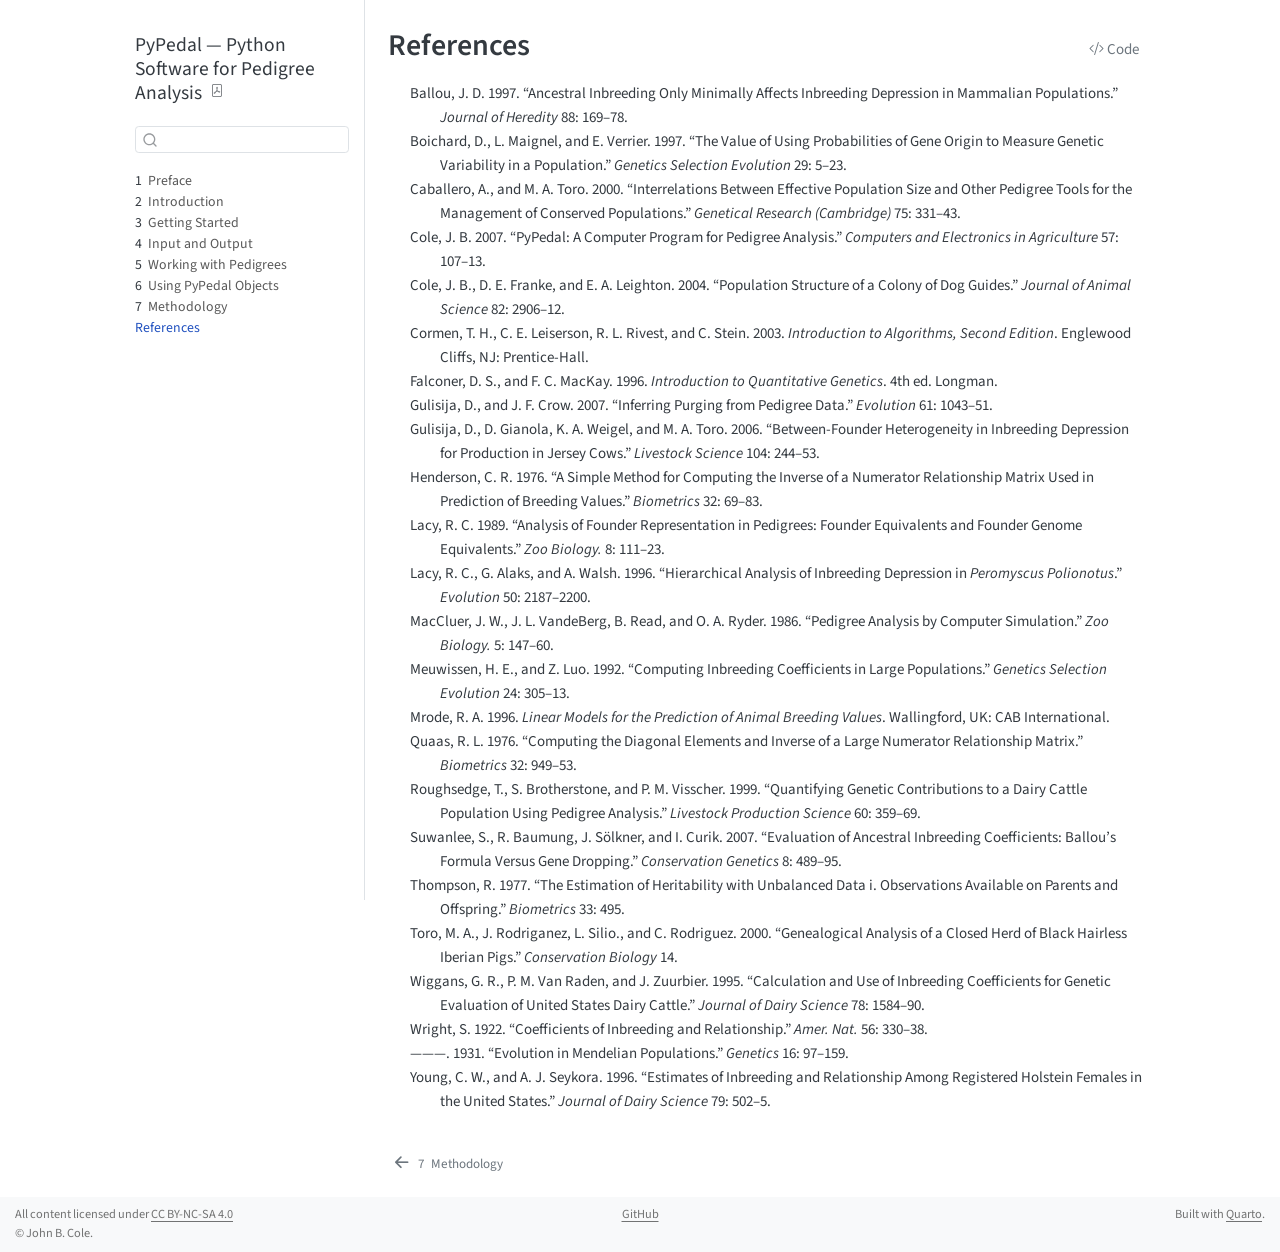
<file: docs/docs/references.html>
<!DOCTYPE html>
<html xmlns="http://www.w3.org/1999/xhtml" lang="en" xml:lang="en"><head>

<meta charset="utf-8">
<meta name="generator" content="quarto-1.8.26">

<meta name="viewport" content="width=device-width, initial-scale=1.0, user-scalable=yes">

<meta name="description" content="…">

<title>References – PyPedal — Python Software for Pedigree Analysis</title>
<style>
code{white-space: pre-wrap;}
span.smallcaps{font-variant: small-caps;}
div.columns{display: flex; gap: min(4vw, 1.5em);}
div.column{flex: auto; overflow-x: auto;}
div.hanging-indent{margin-left: 1.5em; text-indent: -1.5em;}
ul.task-list{list-style: none;}
ul.task-list li input[type="checkbox"] {
  width: 0.8em;
  margin: 0 0.8em 0.2em -1em; /* quarto-specific, see https://github.com/quarto-dev/quarto-cli/issues/4556 */ 
  vertical-align: middle;
}
/* CSS for syntax highlighting */
html { -webkit-text-size-adjust: 100%; }
pre > code.sourceCode { white-space: pre; position: relative; }
pre > code.sourceCode > span { display: inline-block; line-height: 1.25; }
pre > code.sourceCode > span:empty { height: 1.2em; }
.sourceCode { overflow: visible; }
code.sourceCode > span { color: inherit; text-decoration: inherit; }
div.sourceCode { margin: 1em 0; }
pre.sourceCode { margin: 0; }
@media screen {
div.sourceCode { overflow: auto; }
}
@media print {
pre > code.sourceCode { white-space: pre-wrap; }
pre > code.sourceCode > span { text-indent: -5em; padding-left: 5em; }
}
pre.numberSource code
  { counter-reset: source-line 0; }
pre.numberSource code > span
  { position: relative; left: -4em; counter-increment: source-line; }
pre.numberSource code > span > a:first-child::before
  { content: counter(source-line);
    position: relative; left: -1em; text-align: right; vertical-align: baseline;
    border: none; display: inline-block;
    -webkit-touch-callout: none; -webkit-user-select: none;
    -khtml-user-select: none; -moz-user-select: none;
    -ms-user-select: none; user-select: none;
    padding: 0 4px; width: 4em;
  }
pre.numberSource { margin-left: 3em;  padding-left: 4px; }
div.sourceCode
  {   }
@media screen {
pre > code.sourceCode > span > a:first-child::before { text-decoration: underline; }
}
/* CSS for citations */
div.csl-bib-body { }
div.csl-entry {
  clear: both;
}
.hanging-indent div.csl-entry {
  margin-left:2em;
  text-indent:-2em;
}
div.csl-left-margin {
  min-width:2em;
  float:left;
}
div.csl-right-inline {
  margin-left:2em;
  padding-left:1em;
}
div.csl-indent {
  margin-left: 2em;
}</style>


<script src="site_libs/quarto-nav/quarto-nav.js"></script>
<script src="site_libs/quarto-nav/headroom.min.js"></script>
<script src="site_libs/clipboard/clipboard.min.js"></script>
<script src="site_libs/quarto-search/autocomplete.umd.js"></script>
<script src="site_libs/quarto-search/fuse.min.js"></script>
<script src="site_libs/quarto-search/quarto-search.js"></script>
<meta name="quarto:offset" content="./">
<link href="./methodology.html" rel="prev">
<script src="site_libs/quarto-html/quarto.js" type="module"></script>
<script src="site_libs/quarto-html/tabsets/tabsets.js" type="module"></script>
<script src="site_libs/quarto-html/axe/axe-check.js" type="module"></script>
<script src="site_libs/quarto-html/popper.min.js"></script>
<script src="site_libs/quarto-html/tippy.umd.min.js"></script>
<script src="site_libs/quarto-html/anchor.min.js"></script>
<link href="site_libs/quarto-html/tippy.css" rel="stylesheet">
<link href="site_libs/quarto-html/quarto-syntax-highlighting-68c8bffd90dad8f2b55c52d7b6410dc0.css" rel="stylesheet" id="quarto-text-highlighting-styles">
<script src="site_libs/bootstrap/bootstrap.min.js"></script>
<link href="site_libs/bootstrap/bootstrap-icons.css" rel="stylesheet">
<link href="site_libs/bootstrap/bootstrap-d0f2a56f10a1a9eb518452f01d2a17ec.min.css" rel="stylesheet" append-hash="true" id="quarto-bootstrap" data-mode="light">
<script id="quarto-search-options" type="application/json">{
  "location": "sidebar",
  "copy-button": false,
  "collapse-after": 3,
  "panel-placement": "start",
  "type": "textbox",
  "limit": 50,
  "keyboard-shortcut": [
    "f",
    "/",
    "s"
  ],
  "show-item-context": false,
  "language": {
    "search-no-results-text": "No results",
    "search-matching-documents-text": "matching documents",
    "search-copy-link-title": "Copy link to search",
    "search-hide-matches-text": "Hide additional matches",
    "search-more-match-text": "more match in this document",
    "search-more-matches-text": "more matches in this document",
    "search-clear-button-title": "Clear",
    "search-text-placeholder": "",
    "search-detached-cancel-button-title": "Cancel",
    "search-submit-button-title": "Submit",
    "search-label": "Search"
  }
}</script>
<style>html{ scroll-behavior: smooth; }</style>


</head>

<body class="nav-sidebar floating fullcontent quarto-light">

<div id="quarto-search-results"></div>
  <header id="quarto-header" class="headroom fixed-top">
  <nav class="quarto-secondary-nav">
    <div class="container-fluid d-flex">
      <button type="button" class="quarto-btn-toggle btn" data-bs-toggle="collapse" role="button" data-bs-target=".quarto-sidebar-collapse-item" aria-controls="quarto-sidebar" aria-expanded="false" aria-label="Toggle sidebar navigation" onclick="if (window.quartoToggleHeadroom) { window.quartoToggleHeadroom(); }">
        <i class="bi bi-layout-text-sidebar-reverse"></i>
      </button>
        <nav class="quarto-page-breadcrumbs" aria-label="breadcrumb"><ol class="breadcrumb"><li class="breadcrumb-item"><a href="./references.html">References</a></li></ol></nav>
        <a class="flex-grow-1" role="navigation" data-bs-toggle="collapse" data-bs-target=".quarto-sidebar-collapse-item" aria-controls="quarto-sidebar" aria-expanded="false" aria-label="Toggle sidebar navigation" onclick="if (window.quartoToggleHeadroom) { window.quartoToggleHeadroom(); }">      
        </a>
      <button type="button" class="btn quarto-search-button" aria-label="Search" onclick="window.quartoOpenSearch();">
        <i class="bi bi-search"></i>
      </button>
    </div>
  </nav>
</header>
<!-- content -->
<div id="quarto-content" class="quarto-container page-columns page-rows-contents page-layout-article">
<!-- sidebar -->
  <nav id="quarto-sidebar" class="sidebar collapse collapse-horizontal quarto-sidebar-collapse-item sidebar-navigation floating overflow-auto">
    <div class="pt-lg-2 mt-2 text-left sidebar-header">
    <div class="sidebar-title mb-0 py-0">
      <a href="./">PyPedal — Python Software for Pedigree Analysis</a> 
        <div class="sidebar-tools-main">
    <a href="./PyPedal-----Python-Software-for-Pedigree-Analysis.pdf" title="Download PDF" class="quarto-navigation-tool px-1" aria-label="Download PDF"><i class="bi bi-file-pdf"></i></a>
</div>
    </div>
      </div>
        <div class="mt-2 flex-shrink-0 align-items-center">
        <div class="sidebar-search">
        <div id="quarto-search" class="" title="Search"></div>
        </div>
        </div>
    <div class="sidebar-menu-container"> 
    <ul class="list-unstyled mt-1">
        <li class="sidebar-item">
  <div class="sidebar-item-container"> 
  <a href="./index.html" class="sidebar-item-text sidebar-link">
 <span class="menu-text"><span class="chapter-number">1</span>&nbsp; <span class="chapter-title">Preface</span></span></a>
  </div>
</li>
        <li class="sidebar-item">
  <div class="sidebar-item-container"> 
  <a href="./introduction.html" class="sidebar-item-text sidebar-link">
 <span class="menu-text"><span class="chapter-number">2</span>&nbsp; <span class="chapter-title">Introduction</span></span></a>
  </div>
</li>
        <li class="sidebar-item">
  <div class="sidebar-item-container"> 
  <a href="./getting_started.html" class="sidebar-item-text sidebar-link">
 <span class="menu-text"><span class="chapter-number">3</span>&nbsp; <span class="chapter-title">Getting Started</span></span></a>
  </div>
</li>
        <li class="sidebar-item">
  <div class="sidebar-item-container"> 
  <a href="./input-output.html" class="sidebar-item-text sidebar-link">
 <span class="menu-text"><span class="chapter-number">4</span>&nbsp; <span class="chapter-title">Input and Output</span></span></a>
  </div>
</li>
        <li class="sidebar-item">
  <div class="sidebar-item-container"> 
  <a href="./calculations.html" class="sidebar-item-text sidebar-link">
 <span class="menu-text"><span class="chapter-number">5</span>&nbsp; <span class="chapter-title">Working with Pedigrees</span></span></a>
  </div>
</li>
        <li class="sidebar-item">
  <div class="sidebar-item-container"> 
  <a href="./objects.html" class="sidebar-item-text sidebar-link">
 <span class="menu-text"><span class="chapter-number">6</span>&nbsp; <span class="chapter-title">Using PyPedal Objects</span></span></a>
  </div>
</li>
        <li class="sidebar-item">
  <div class="sidebar-item-container"> 
  <a href="./methodology.html" class="sidebar-item-text sidebar-link">
 <span class="menu-text"><span class="chapter-number">7</span>&nbsp; <span class="chapter-title">Methodology</span></span></a>
  </div>
</li>
        <li class="sidebar-item">
  <div class="sidebar-item-container"> 
  <a href="./references.html" class="sidebar-item-text sidebar-link active">
 <span class="menu-text">References</span></a>
  </div>
</li>
    </ul>
    </div>
</nav>
<div id="quarto-sidebar-glass" class="quarto-sidebar-collapse-item" data-bs-toggle="collapse" data-bs-target=".quarto-sidebar-collapse-item"></div>
<!-- margin-sidebar -->
    
<!-- main -->
<main class="content" id="quarto-document-content">

<header id="title-block-header" class="quarto-title-block default">
<div class="quarto-title">
<div class="quarto-title-block"><div><h1 class="title">References</h1><button type="button" class="btn code-tools-button" id="quarto-code-tools-source"><i class="bi"></i> Code</button></div></div>
</div>



<div class="quarto-title-meta">

    
  
    
  </div>
  


</header>


<div id="refs" class="references csl-bib-body hanging-indent" data-entry-spacing="0" role="list">
<div id="ref-Ballou1997" class="csl-entry" role="listitem">
Ballou, J. D. 1997. <span>“Ancestral Inbreeding Only Minimally Affects
Inbreeding Depression in Mammalian Populations.”</span> <em>Journal of
Heredity</em> 88: 169–78.
</div>
<div id="ref-ref352" class="csl-entry" role="listitem">
Boichard, D., L. Maignel, and E. Verrier. 1997. <span>“The Value of
Using Probabilities of Gene Origin to Measure Genetic Variability in a
Population.”</span> <em>Genetics Selection Evolution</em> 29: 5–23.
</div>
<div id="ref-ref817" class="csl-entry" role="listitem">
Caballero, A., and M. A. Toro. 2000. <span>“Interrelations Between
Effective Population Size and Other Pedigree Tools for the Management of
Conserved Populations.”</span> <em>Genetical Research (Cambridge)</em>
75: 331–43.
</div>
<div id="ref-Cole2007a" class="csl-entry" role="listitem">
Cole, J. B. 2007. <span>“<span>P</span>y<span>P</span>edal: A Computer
Program for Pedigree Analysis.”</span> <em>Computers and Electronics in
Agriculture</em> 57: 107–13.
</div>
<div id="ref-Cole2004a" class="csl-entry" role="listitem">
Cole, J. B., D. E. Franke, and E. A. Leighton. 2004. <span>“Population
Structure of a Colony of Dog Guides.”</span> <em>Journal of Animal
Science</em> 82: 2906–12.
</div>
<div id="ref-Cormen2003" class="csl-entry" role="listitem">
Cormen, T. H., C. E. Leiserson, R. L. Rivest, and C. Stein. 2003.
<em>Introduction to Algorithms, Second Edition</em>. Englewood Cliffs,
NJ: Prentice-Hall.
</div>
<div id="ref-ref91" class="csl-entry" role="listitem">
Falconer, D. S., and F. C. MacKay. 1996. <em>Introduction to
Quantitative Genetics</em>. 4th ed. Longman.
</div>
<div id="ref-GulisijaC2007" class="csl-entry" role="listitem">
Gulisija, D., and J. F. Crow. 2007. <span>“Inferring Purging from
Pedigree Data.”</span> <em>Evolution</em> 61: 1043–51.
</div>
<div id="ref-GulisijaGWT2006" class="csl-entry" role="listitem">
Gulisija, D., D. Gianola, K. A. Weigel, and M. A. Toro. 2006.
<span>“Between-Founder Heterogeneity in Inbreeding Depression for
Production in <span>J</span>ersey Cows.”</span> <em>Livestock
Science</em> 104: 244–53.
</div>
<div id="ref-ref143" class="csl-entry" role="listitem">
Henderson, C. R. 1976. <span>“A Simple Method for Computing the Inverse
of a Numerator Relationship Matrix Used in Prediction of Breeding
Values.”</span> <em>Biometrics</em> 32: 69–83.
</div>
<div id="ref-ref640" class="csl-entry" role="listitem">
Lacy, R. C. 1989. <span>“Analysis of Founder Representation in
Pedigrees: Founder Equivalents and Founder Genome Equivalents.”</span>
<em>Zoo Biology.</em> 8: 111–23.
</div>
<div id="ref-LacyAW1996" class="csl-entry" role="listitem">
Lacy, R. C., G. Alaks, and A. Walsh. 1996. <span>“Hierarchical Analysis
of Inbreeding Depression in <em><span>P</span>eromyscus
Polionotus</em>.”</span> <em>Evolution</em> 50: 2187–2200.
</div>
<div id="ref-ref1719" class="csl-entry" role="listitem">
MacCluer, J. W., J. L. VandeBerg, B. Read, and O. A. Ryder. 1986.
<span>“Pedigree Analysis by Computer Simulation.”</span> <em>Zoo
Biology.</em> 5: 147–60.
</div>
<div id="ref-ref585" class="csl-entry" role="listitem">
Meuwissen, H. E., and Z. Luo. 1992. <span>“Computing Inbreeding
Coefficients in Large Populations.”</span> <em>Genetics Selection
Evolution</em> 24: 305–13.
</div>
<div id="ref-ref224" class="csl-entry" role="listitem">
Mrode, R. A. 1996. <em>Linear Models for the Prediction of Animal
Breeding Values</em>. Wallingford, UK: CAB International.
</div>
<div id="ref-ref235" class="csl-entry" role="listitem">
Quaas, R. L. 1976. <span>“Computing the Diagonal Elements and Inverse of
a Large Numerator Relationship Matrix.”</span> <em>Biometrics</em> 32:
949–53.
</div>
<div id="ref-ref641" class="csl-entry" role="listitem">
Roughsedge, T., S. Brotherstone, and P. M. Visscher. 1999.
<span>“Quantifying Genetic Contributions to a Dairy Cattle Population
Using Pedigree Analysis.”</span> <em>Livestock Production Science</em>
60: 359–69.
</div>
<div id="ref-SuwanleeBSC2007" class="csl-entry" role="listitem">
Suwanlee, S., R. Baumung, J. Sölkner, and I. Curik. 2007.
<span>“Evaluation of Ancestral Inbreeding Coefficients: Ballou’s Formula
Versus Gene Dropping.”</span> <em>Conservation Genetics</em> 8: 489–95.
</div>
<div id="ref-ref1060" class="csl-entry" role="listitem">
Thompson, R. 1977. <span>“The Estimation of Heritability with Unbalanced
Data i. Observations Available on Parents and Offspring.”</span>
<em>Biometrics</em> 33: 495.
</div>
<div id="ref-ref435" class="csl-entry" role="listitem">
Toro, M. A., J. Rodriganez, L. Silio., and C. Rodriguez. 2000.
<span>“Genealogical Analysis of a Closed Herd of Black Hairless
<span>I</span>berian Pigs.”</span> <em>Conservation Biology</em> 14.
</div>
<div id="ref-ref337" class="csl-entry" role="listitem">
Wiggans, G. R., P. M. Van Raden, and J. Zuurbier. 1995.
<span>“Calculation and Use of Inbreeding Coefficients for Genetic
Evaluation of <span>U</span>nited <span>S</span>tates Dairy
Cattle.”</span> <em>Journal of Dairy Science</em> 78: 1584–90.
</div>
<div id="ref-Wright1922" class="csl-entry" role="listitem">
Wright, S. 1922. <span>“Coefficients of Inbreeding and
Relationship.”</span> <em>Amer. Nat.</em> 56: 330–38.
</div>
<div id="ref-Wright1931" class="csl-entry" role="listitem">
———. 1931. <span>“Evolution in <span>M</span>endelian
Populations.”</span> <em>Genetics</em> 16: 97–159.
</div>
<div id="ref-ref351" class="csl-entry" role="listitem">
Young, C. W., and A. J. Seykora. 1996. <span>“Estimates of Inbreeding
and Relationship Among Registered <span>H</span>olstein Females in the
<span>U</span>nited <span>S</span>tates.”</span> <em>Journal of Dairy
Science</em> 79: 502–5.
</div>
</div>


<!-- -->


</main> <!-- /main -->
<script id="quarto-html-after-body" type="application/javascript">
  window.document.addEventListener("DOMContentLoaded", function (event) {
    const icon = "";
    const anchorJS = new window.AnchorJS();
    anchorJS.options = {
      placement: 'right',
      icon: icon
    };
    anchorJS.add('.anchored');
    const isCodeAnnotation = (el) => {
      for (const clz of el.classList) {
        if (clz.startsWith('code-annotation-')) {                     
          return true;
        }
      }
      return false;
    }
    const onCopySuccess = function(e) {
      // button target
      const button = e.trigger;
      // don't keep focus
      button.blur();
      // flash "checked"
      button.classList.add('code-copy-button-checked');
      var currentTitle = button.getAttribute("title");
      button.setAttribute("title", "Copied!");
      let tooltip;
      if (window.bootstrap) {
        button.setAttribute("data-bs-toggle", "tooltip");
        button.setAttribute("data-bs-placement", "left");
        button.setAttribute("data-bs-title", "Copied!");
        tooltip = new bootstrap.Tooltip(button, 
          { trigger: "manual", 
            customClass: "code-copy-button-tooltip",
            offset: [0, -8]});
        tooltip.show();    
      }
      setTimeout(function() {
        if (tooltip) {
          tooltip.hide();
          button.removeAttribute("data-bs-title");
          button.removeAttribute("data-bs-toggle");
          button.removeAttribute("data-bs-placement");
        }
        button.setAttribute("title", currentTitle);
        button.classList.remove('code-copy-button-checked');
      }, 1000);
      // clear code selection
      e.clearSelection();
    }
    const getTextToCopy = function(trigger) {
      const outerScaffold = trigger.parentElement.cloneNode(true);
      const codeEl = outerScaffold.querySelector('code');
      for (const childEl of codeEl.children) {
        if (isCodeAnnotation(childEl)) {
          childEl.remove();
        }
      }
      return codeEl.innerText;
    }
    const clipboard = new window.ClipboardJS('.code-copy-button:not([data-in-quarto-modal])', {
      text: getTextToCopy
    });
    clipboard.on('success', onCopySuccess);
    if (window.document.getElementById('quarto-embedded-source-code-modal')) {
      const clipboardModal = new window.ClipboardJS('.code-copy-button[data-in-quarto-modal]', {
        text: getTextToCopy,
        container: window.document.getElementById('quarto-embedded-source-code-modal')
      });
      clipboardModal.on('success', onCopySuccess);
    }
    const viewSource = window.document.getElementById('quarto-view-source') ||
                       window.document.getElementById('quarto-code-tools-source');
    if (viewSource) {
      const sourceUrl = viewSource.getAttribute("data-quarto-source-url");
      viewSource.addEventListener("click", function(e) {
        if (sourceUrl) {
          // rstudio viewer pane
          if (/\bcapabilities=\b/.test(window.location)) {
            window.open(sourceUrl);
          } else {
            window.location.href = sourceUrl;
          }
        } else {
          const modal = new bootstrap.Modal(document.getElementById('quarto-embedded-source-code-modal'));
          modal.show();
        }
        return false;
      });
    }
    function toggleCodeHandler(show) {
      return function(e) {
        const detailsSrc = window.document.querySelectorAll(".cell > details > .sourceCode");
        for (let i=0; i<detailsSrc.length; i++) {
          const details = detailsSrc[i].parentElement;
          if (show) {
            details.open = true;
          } else {
            details.removeAttribute("open");
          }
        }
        const cellCodeDivs = window.document.querySelectorAll(".cell > .sourceCode");
        const fromCls = show ? "hidden" : "unhidden";
        const toCls = show ? "unhidden" : "hidden";
        for (let i=0; i<cellCodeDivs.length; i++) {
          const codeDiv = cellCodeDivs[i];
          if (codeDiv.classList.contains(fromCls)) {
            codeDiv.classList.remove(fromCls);
            codeDiv.classList.add(toCls);
          } 
        }
        return false;
      }
    }
    const hideAllCode = window.document.getElementById("quarto-hide-all-code");
    if (hideAllCode) {
      hideAllCode.addEventListener("click", toggleCodeHandler(false));
    }
    const showAllCode = window.document.getElementById("quarto-show-all-code");
    if (showAllCode) {
      showAllCode.addEventListener("click", toggleCodeHandler(true));
    }
      var localhostRegex = new RegExp(/^(?:http|https):\/\/localhost\:?[0-9]*\//);
      var mailtoRegex = new RegExp(/^mailto:/);
        var filterRegex = new RegExp('/' + window.location.host + '/');
      var isInternal = (href) => {
          return filterRegex.test(href) || localhostRegex.test(href) || mailtoRegex.test(href);
      }
      // Inspect non-navigation links and adorn them if external
     var links = window.document.querySelectorAll('a[href]:not(.nav-link):not(.navbar-brand):not(.toc-action):not(.sidebar-link):not(.sidebar-item-toggle):not(.pagination-link):not(.no-external):not([aria-hidden]):not(.dropdown-item):not(.quarto-navigation-tool):not(.about-link)');
      for (var i=0; i<links.length; i++) {
        const link = links[i];
        if (!isInternal(link.href)) {
          // undo the damage that might have been done by quarto-nav.js in the case of
          // links that we want to consider external
          if (link.dataset.originalHref !== undefined) {
            link.href = link.dataset.originalHref;
          }
        }
      }
    function tippyHover(el, contentFn, onTriggerFn, onUntriggerFn) {
      const config = {
        allowHTML: true,
        maxWidth: 500,
        delay: 100,
        arrow: false,
        appendTo: function(el) {
            return el.parentElement;
        },
        interactive: true,
        interactiveBorder: 10,
        theme: 'quarto',
        placement: 'bottom-start',
      };
      if (contentFn) {
        config.content = contentFn;
      }
      if (onTriggerFn) {
        config.onTrigger = onTriggerFn;
      }
      if (onUntriggerFn) {
        config.onUntrigger = onUntriggerFn;
      }
      window.tippy(el, config); 
    }
    const noterefs = window.document.querySelectorAll('a[role="doc-noteref"]');
    for (var i=0; i<noterefs.length; i++) {
      const ref = noterefs[i];
      tippyHover(ref, function() {
        // use id or data attribute instead here
        let href = ref.getAttribute('data-footnote-href') || ref.getAttribute('href');
        try { href = new URL(href).hash; } catch {}
        const id = href.replace(/^#\/?/, "");
        const note = window.document.getElementById(id);
        if (note) {
          return note.innerHTML;
        } else {
          return "";
        }
      });
    }
    const xrefs = window.document.querySelectorAll('a.quarto-xref');
    const processXRef = (id, note) => {
      // Strip column container classes
      const stripColumnClz = (el) => {
        el.classList.remove("page-full", "page-columns");
        if (el.children) {
          for (const child of el.children) {
            stripColumnClz(child);
          }
        }
      }
      stripColumnClz(note)
      if (id === null || id.startsWith('sec-')) {
        // Special case sections, only their first couple elements
        const container = document.createElement("div");
        if (note.children && note.children.length > 2) {
          container.appendChild(note.children[0].cloneNode(true));
          for (let i = 1; i < note.children.length; i++) {
            const child = note.children[i];
            if (child.tagName === "P" && child.innerText === "") {
              continue;
            } else {
              container.appendChild(child.cloneNode(true));
              break;
            }
          }
          if (window.Quarto?.typesetMath) {
            window.Quarto.typesetMath(container);
          }
          return container.innerHTML
        } else {
          if (window.Quarto?.typesetMath) {
            window.Quarto.typesetMath(note);
          }
          return note.innerHTML;
        }
      } else {
        // Remove any anchor links if they are present
        const anchorLink = note.querySelector('a.anchorjs-link');
        if (anchorLink) {
          anchorLink.remove();
        }
        if (window.Quarto?.typesetMath) {
          window.Quarto.typesetMath(note);
        }
        if (note.classList.contains("callout")) {
          return note.outerHTML;
        } else {
          return note.innerHTML;
        }
      }
    }
    for (var i=0; i<xrefs.length; i++) {
      const xref = xrefs[i];
      tippyHover(xref, undefined, function(instance) {
        instance.disable();
        let url = xref.getAttribute('href');
        let hash = undefined; 
        if (url.startsWith('#')) {
          hash = url;
        } else {
          try { hash = new URL(url).hash; } catch {}
        }
        if (hash) {
          const id = hash.replace(/^#\/?/, "");
          const note = window.document.getElementById(id);
          if (note !== null) {
            try {
              const html = processXRef(id, note.cloneNode(true));
              instance.setContent(html);
            } finally {
              instance.enable();
              instance.show();
            }
          } else {
            // See if we can fetch this
            fetch(url.split('#')[0])
            .then(res => res.text())
            .then(html => {
              const parser = new DOMParser();
              const htmlDoc = parser.parseFromString(html, "text/html");
              const note = htmlDoc.getElementById(id);
              if (note !== null) {
                const html = processXRef(id, note);
                instance.setContent(html);
              } 
            }).finally(() => {
              instance.enable();
              instance.show();
            });
          }
        } else {
          // See if we can fetch a full url (with no hash to target)
          // This is a special case and we should probably do some content thinning / targeting
          fetch(url)
          .then(res => res.text())
          .then(html => {
            const parser = new DOMParser();
            const htmlDoc = parser.parseFromString(html, "text/html");
            const note = htmlDoc.querySelector('main.content');
            if (note !== null) {
              // This should only happen for chapter cross references
              // (since there is no id in the URL)
              // remove the first header
              if (note.children.length > 0 && note.children[0].tagName === "HEADER") {
                note.children[0].remove();
              }
              const html = processXRef(null, note);
              instance.setContent(html);
            } 
          }).finally(() => {
            instance.enable();
            instance.show();
          });
        }
      }, function(instance) {
      });
    }
        let selectedAnnoteEl;
        const selectorForAnnotation = ( cell, annotation) => {
          let cellAttr = 'data-code-cell="' + cell + '"';
          let lineAttr = 'data-code-annotation="' +  annotation + '"';
          const selector = 'span[' + cellAttr + '][' + lineAttr + ']';
          return selector;
        }
        const selectCodeLines = (annoteEl) => {
          const doc = window.document;
          const targetCell = annoteEl.getAttribute("data-target-cell");
          const targetAnnotation = annoteEl.getAttribute("data-target-annotation");
          const annoteSpan = window.document.querySelector(selectorForAnnotation(targetCell, targetAnnotation));
          const lines = annoteSpan.getAttribute("data-code-lines").split(",");
          const lineIds = lines.map((line) => {
            return targetCell + "-" + line;
          })
          let top = null;
          let height = null;
          let parent = null;
          if (lineIds.length > 0) {
              //compute the position of the single el (top and bottom and make a div)
              const el = window.document.getElementById(lineIds[0]);
              top = el.offsetTop;
              height = el.offsetHeight;
              parent = el.parentElement.parentElement;
            if (lineIds.length > 1) {
              const lastEl = window.document.getElementById(lineIds[lineIds.length - 1]);
              const bottom = lastEl.offsetTop + lastEl.offsetHeight;
              height = bottom - top;
            }
            if (top !== null && height !== null && parent !== null) {
              // cook up a div (if necessary) and position it 
              let div = window.document.getElementById("code-annotation-line-highlight");
              if (div === null) {
                div = window.document.createElement("div");
                div.setAttribute("id", "code-annotation-line-highlight");
                div.style.position = 'absolute';
                parent.appendChild(div);
              }
              div.style.top = top - 2 + "px";
              div.style.height = height + 4 + "px";
              div.style.left = 0;
              let gutterDiv = window.document.getElementById("code-annotation-line-highlight-gutter");
              if (gutterDiv === null) {
                gutterDiv = window.document.createElement("div");
                gutterDiv.setAttribute("id", "code-annotation-line-highlight-gutter");
                gutterDiv.style.position = 'absolute';
                const codeCell = window.document.getElementById(targetCell);
                const gutter = codeCell.querySelector('.code-annotation-gutter');
                gutter.appendChild(gutterDiv);
              }
              gutterDiv.style.top = top - 2 + "px";
              gutterDiv.style.height = height + 4 + "px";
            }
            selectedAnnoteEl = annoteEl;
          }
        };
        const unselectCodeLines = () => {
          const elementsIds = ["code-annotation-line-highlight", "code-annotation-line-highlight-gutter"];
          elementsIds.forEach((elId) => {
            const div = window.document.getElementById(elId);
            if (div) {
              div.remove();
            }
          });
          selectedAnnoteEl = undefined;
        };
          // Handle positioning of the toggle
      window.addEventListener(
        "resize",
        throttle(() => {
          elRect = undefined;
          if (selectedAnnoteEl) {
            selectCodeLines(selectedAnnoteEl);
          }
        }, 10)
      );
      function throttle(fn, ms) {
      let throttle = false;
      let timer;
        return (...args) => {
          if(!throttle) { // first call gets through
              fn.apply(this, args);
              throttle = true;
          } else { // all the others get throttled
              if(timer) clearTimeout(timer); // cancel #2
              timer = setTimeout(() => {
                fn.apply(this, args);
                timer = throttle = false;
              }, ms);
          }
        };
      }
        // Attach click handler to the DT
        const annoteDls = window.document.querySelectorAll('dt[data-target-cell]');
        for (const annoteDlNode of annoteDls) {
          annoteDlNode.addEventListener('click', (event) => {
            const clickedEl = event.target;
            if (clickedEl !== selectedAnnoteEl) {
              unselectCodeLines();
              const activeEl = window.document.querySelector('dt[data-target-cell].code-annotation-active');
              if (activeEl) {
                activeEl.classList.remove('code-annotation-active');
              }
              selectCodeLines(clickedEl);
              clickedEl.classList.add('code-annotation-active');
            } else {
              // Unselect the line
              unselectCodeLines();
              clickedEl.classList.remove('code-annotation-active');
            }
          });
        }
    const findCites = (el) => {
      const parentEl = el.parentElement;
      if (parentEl) {
        const cites = parentEl.dataset.cites;
        if (cites) {
          return {
            el,
            cites: cites.split(' ')
          };
        } else {
          return findCites(el.parentElement)
        }
      } else {
        return undefined;
      }
    };
    var bibliorefs = window.document.querySelectorAll('a[role="doc-biblioref"]');
    for (var i=0; i<bibliorefs.length; i++) {
      const ref = bibliorefs[i];
      const citeInfo = findCites(ref);
      if (citeInfo) {
        tippyHover(citeInfo.el, function() {
          var popup = window.document.createElement('div');
          citeInfo.cites.forEach(function(cite) {
            var citeDiv = window.document.createElement('div');
            citeDiv.classList.add('hanging-indent');
            citeDiv.classList.add('csl-entry');
            var biblioDiv = window.document.getElementById('ref-' + cite);
            if (biblioDiv) {
              citeDiv.innerHTML = biblioDiv.innerHTML;
            }
            popup.appendChild(citeDiv);
          });
          return popup.innerHTML;
        });
      }
    }
  });
  </script>
<nav class="page-navigation">
  <div class="nav-page nav-page-previous">
      <a href="./methodology.html" class="pagination-link" aria-label="Methodology">
        <i class="bi bi-arrow-left-short"></i> <span class="nav-page-text"><span class="chapter-number">7</span>&nbsp; <span class="chapter-title">Methodology</span></span>
      </a>          
  </div>
  <div class="nav-page nav-page-next">
  </div>
</nav><div class="modal fade" id="quarto-embedded-source-code-modal" tabindex="-1" aria-labelledby="quarto-embedded-source-code-modal-label" aria-hidden="true"><div class="modal-dialog modal-dialog-scrollable"><div class="modal-content"><div class="modal-header"><h5 class="modal-title" id="quarto-embedded-source-code-modal-label">Source Code</h5><button class="btn-close" data-bs-dismiss="modal"></button></div><div class="modal-body"><div class="">
<div class="code-copy-outer-scaffold"><div class="sourceCode" id="cb1" data-shortcodes="false"><pre class="sourceCode markdown code-with-copy"><code class="sourceCode markdown"><span id="cb1-1"><a href="#cb1-1" aria-hidden="true" tabindex="-1"></a><span class="fu"># References {.unnumbered}</span></span>
<span id="cb1-2"><a href="#cb1-2" aria-hidden="true" tabindex="-1"></a></span>
<span id="cb1-3"><a href="#cb1-3" aria-hidden="true" tabindex="-1"></a>::: {#refs}</span>
<span id="cb1-4"><a href="#cb1-4" aria-hidden="true" tabindex="-1"></a>:::</span></code></pre></div><button title="Copy to Clipboard" class="code-copy-button" data-in-quarto-modal=""><i class="bi"></i></button></div>
</div></div></div></div></div>
</div> <!-- /content -->
<footer class="footer">
  <div class="nav-footer">
    <div class="nav-footer-left">
<p>All content licensed under <a href="https://creativecommons.org/licenses/by-nc-sa/4.0/">CC BY-NC-SA 4.0</a> <br> © John B. Cole.</p>
</div>   
    <div class="nav-footer-center">
<p><a href="https://github.com/wintermind/pypedal3">GitHub</a></p>
</div>
    <div class="nav-footer-right">
<p>Built with <a href="https://quarto.org/">Quarto</a>.</p>
</div>
  </div>
</footer>




<script src="site_libs/quarto-html/zenscroll-min.js"></script>
</body></html>
</file>
<file: docs/docs/site_libs/quarto-html/tippy.css>
.tippy-box[data-animation=fade][data-state=hidden]{opacity:0}[data-tippy-root]{max-width:calc(100vw - 10px)}.tippy-box{position:relative;background-color:#333;color:#fff;border-radius:4px;font-size:14px;line-height:1.4;white-space:normal;outline:0;transition-property:transform,visibility,opacity}.tippy-box[data-placement^=top]>.tippy-arrow{bottom:0}.tippy-box[data-placement^=top]>.tippy-arrow:before{bottom:-7px;left:0;border-width:8px 8px 0;border-top-color:initial;transform-origin:center top}.tippy-box[data-placement^=bottom]>.tippy-arrow{top:0}.tippy-box[data-placement^=bottom]>.tippy-arrow:before{top:-7px;left:0;border-width:0 8px 8px;border-bottom-color:initial;transform-origin:center bottom}.tippy-box[data-placement^=left]>.tippy-arrow{right:0}.tippy-box[data-placement^=left]>.tippy-arrow:before{border-width:8px 0 8px 8px;border-left-color:initial;right:-7px;transform-origin:center left}.tippy-box[data-placement^=right]>.tippy-arrow{left:0}.tippy-box[data-placement^=right]>.tippy-arrow:before{left:-7px;border-width:8px 8px 8px 0;border-right-color:initial;transform-origin:center right}.tippy-box[data-inertia][data-state=visible]{transition-timing-function:cubic-bezier(.54,1.5,.38,1.11)}.tippy-arrow{width:16px;height:16px;color:#333}.tippy-arrow:before{content:"";position:absolute;border-color:transparent;border-style:solid}.tippy-content{position:relative;padding:5px 9px;z-index:1}
</file>
<file: docs/docs/site_libs/quarto-html/quarto-syntax-highlighting-68c8bffd90dad8f2b55c52d7b6410dc0.css>
/* quarto syntax highlight colors */
:root {
  --quarto-hl-al-color: #ff0000;
  --quarto-hl-an-color: #60a0b0;
  --quarto-hl-at-color: #7d9029;
  --quarto-hl-bn-color: #40a070;
  --quarto-hl-bu-color: #008000;
  --quarto-hl-ch-color: #4070a0;
  --quarto-hl-co-color: #60a0b0;
  --quarto-hl-cv-color: #60a0b0;
  --quarto-hl-cn-color: #880000;
  --quarto-hl-cf-color: #007020;
  --quarto-hl-dt-color: #902000;
  --quarto-hl-dv-color: #40a070;
  --quarto-hl-do-color: #ba2121;
  --quarto-hl-er-color: #ff0000;
  --quarto-hl-ex-color: inherit;
  --quarto-hl-fl-color: #40a070;
  --quarto-hl-fu-color: #06287e;
  --quarto-hl-im-color: #008000;
  --quarto-hl-in-color: #60a0b0;
  --quarto-hl-kw-color: #007020;
  --quarto-hl-op-color: #666666;
  --quarto-hl-ot-color: #007020;
  --quarto-hl-pp-color: #bc7a00;
  --quarto-hl-sc-color: #4070a0;
  --quarto-hl-ss-color: #bb6688;
  --quarto-hl-st-color: #4070a0;
  --quarto-hl-va-color: #19177c;
  --quarto-hl-vs-color: #4070a0;
  --quarto-hl-wa-color: #60a0b0;
}

/* other quarto variables */
:root {
  --quarto-font-monospace: SFMono-Regular, Menlo, Monaco, Consolas, "Liberation Mono", "Courier New", monospace;
}

/* syntax highlight based on Pandoc's rules */
/* Alert */
code span.al {
  color: #ff0000;
  font-weight: bold;
  font-style: inherit;
}

/* Annotation */
code span.an {
  color: #60a0b0;
  font-weight: bold;
  font-style: italic;
}

/* Attribute */
code span.at {
  color: #7d9029;
  font-style: inherit;
}

/* BaseN */
code span.bn {
  color: #40a070;
  font-style: inherit;
}

/* BuiltIn */
code span.bu {
  color: #008000;
  font-style: inherit;
}

/* ControlFlow */
code span.cf {
  color: #007020;
  font-weight: bold;
  font-style: inherit;
}

/* Char */
code span.ch {
  color: #4070a0;
  font-style: inherit;
}

/* Constant */
code span.cn {
  color: #880000;
  font-style: inherit;
}

/* Comment */
code span.co {
  color: #60a0b0;
  font-style: italic;
}

/* CommentVar */
code span.cv {
  color: #60a0b0;
  font-weight: bold;
  font-style: italic;
}

/* Documentation */
code span.do {
  color: #ba2121;
  font-style: italic;
}

/* DataType */
code span.dt {
  color: #902000;
  font-style: inherit;
}

/* DecVal */
code span.dv {
  color: #40a070;
  font-style: inherit;
}

/* Error */
code span.er {
  color: #ff0000;
  font-weight: bold;
  font-style: inherit;
}

/* Extension */
code span.ex {
  font-style: inherit;
}

/* Float */
code span.fl {
  color: #40a070;
  font-style: inherit;
}

/* Function */
code span.fu {
  color: #06287e;
  font-style: inherit;
}

/* Import */
code span.im {
  color: #008000;
  font-weight: bold;
  font-style: inherit;
}

/* Information */
code span.in {
  color: #60a0b0;
  font-weight: bold;
  font-style: italic;
}

/* Keyword */
code span.kw {
  color: #007020;
  font-weight: bold;
  font-style: inherit;
}

/* Operator */
code span.op {
  color: #666666;
  font-style: inherit;
}

/* Other */
code span.ot {
  color: #007020;
  font-style: inherit;
}

/* Preprocessor */
code span.pp {
  color: #bc7a00;
  font-style: inherit;
}

/* SpecialChar */
code span.sc {
  color: #4070a0;
  font-style: inherit;
}

/* SpecialString */
code span.ss {
  color: #bb6688;
  font-style: inherit;
}

/* String */
code span.st {
  color: #4070a0;
  font-style: inherit;
}

/* Variable */
code span.va {
  color: #19177c;
  font-style: inherit;
}

/* VerbatimString */
code span.vs {
  color: #4070a0;
  font-style: inherit;
}

/* Warning */
code span.wa {
  color: #60a0b0;
  font-weight: bold;
  font-style: italic;
}

.prevent-inlining {
  content: "</";
}

/*# sourceMappingURL=bea570f0e60fc0cf6f0ca2b165c51acb.css.map */
</file>
